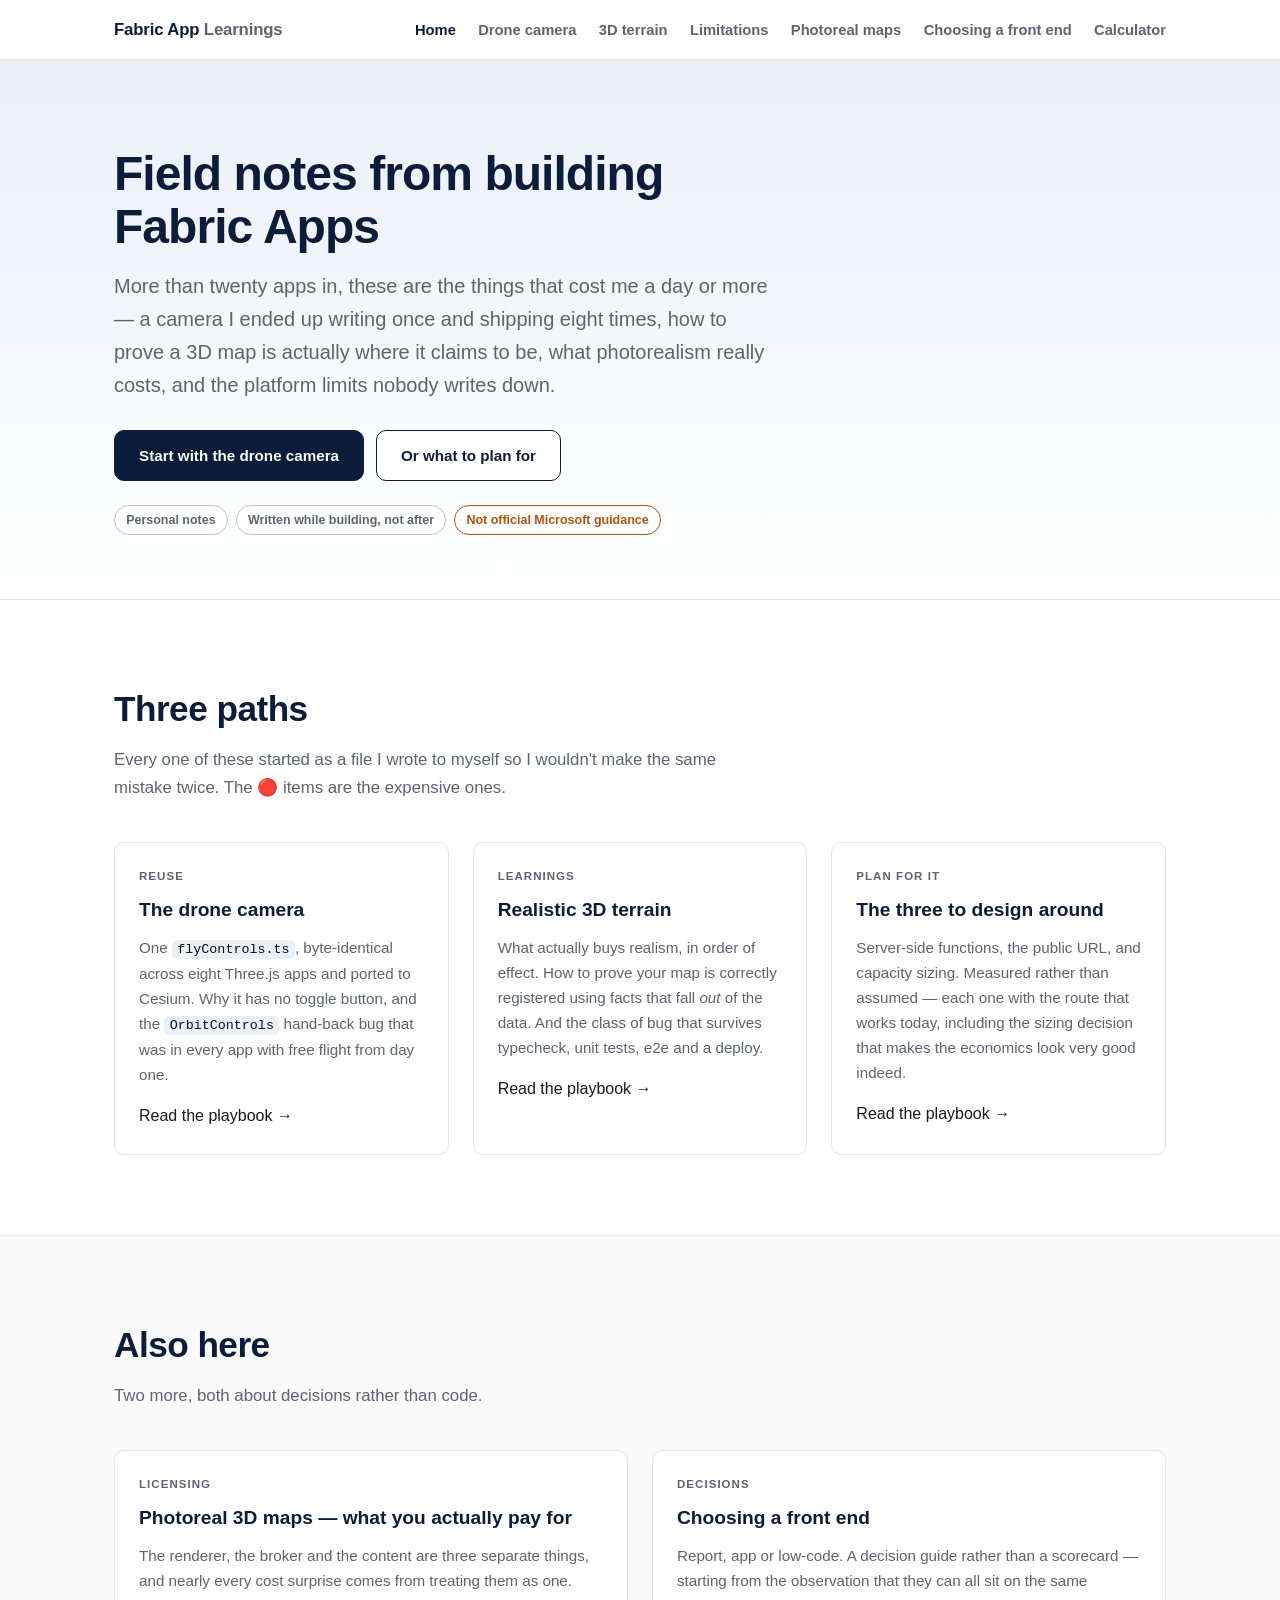
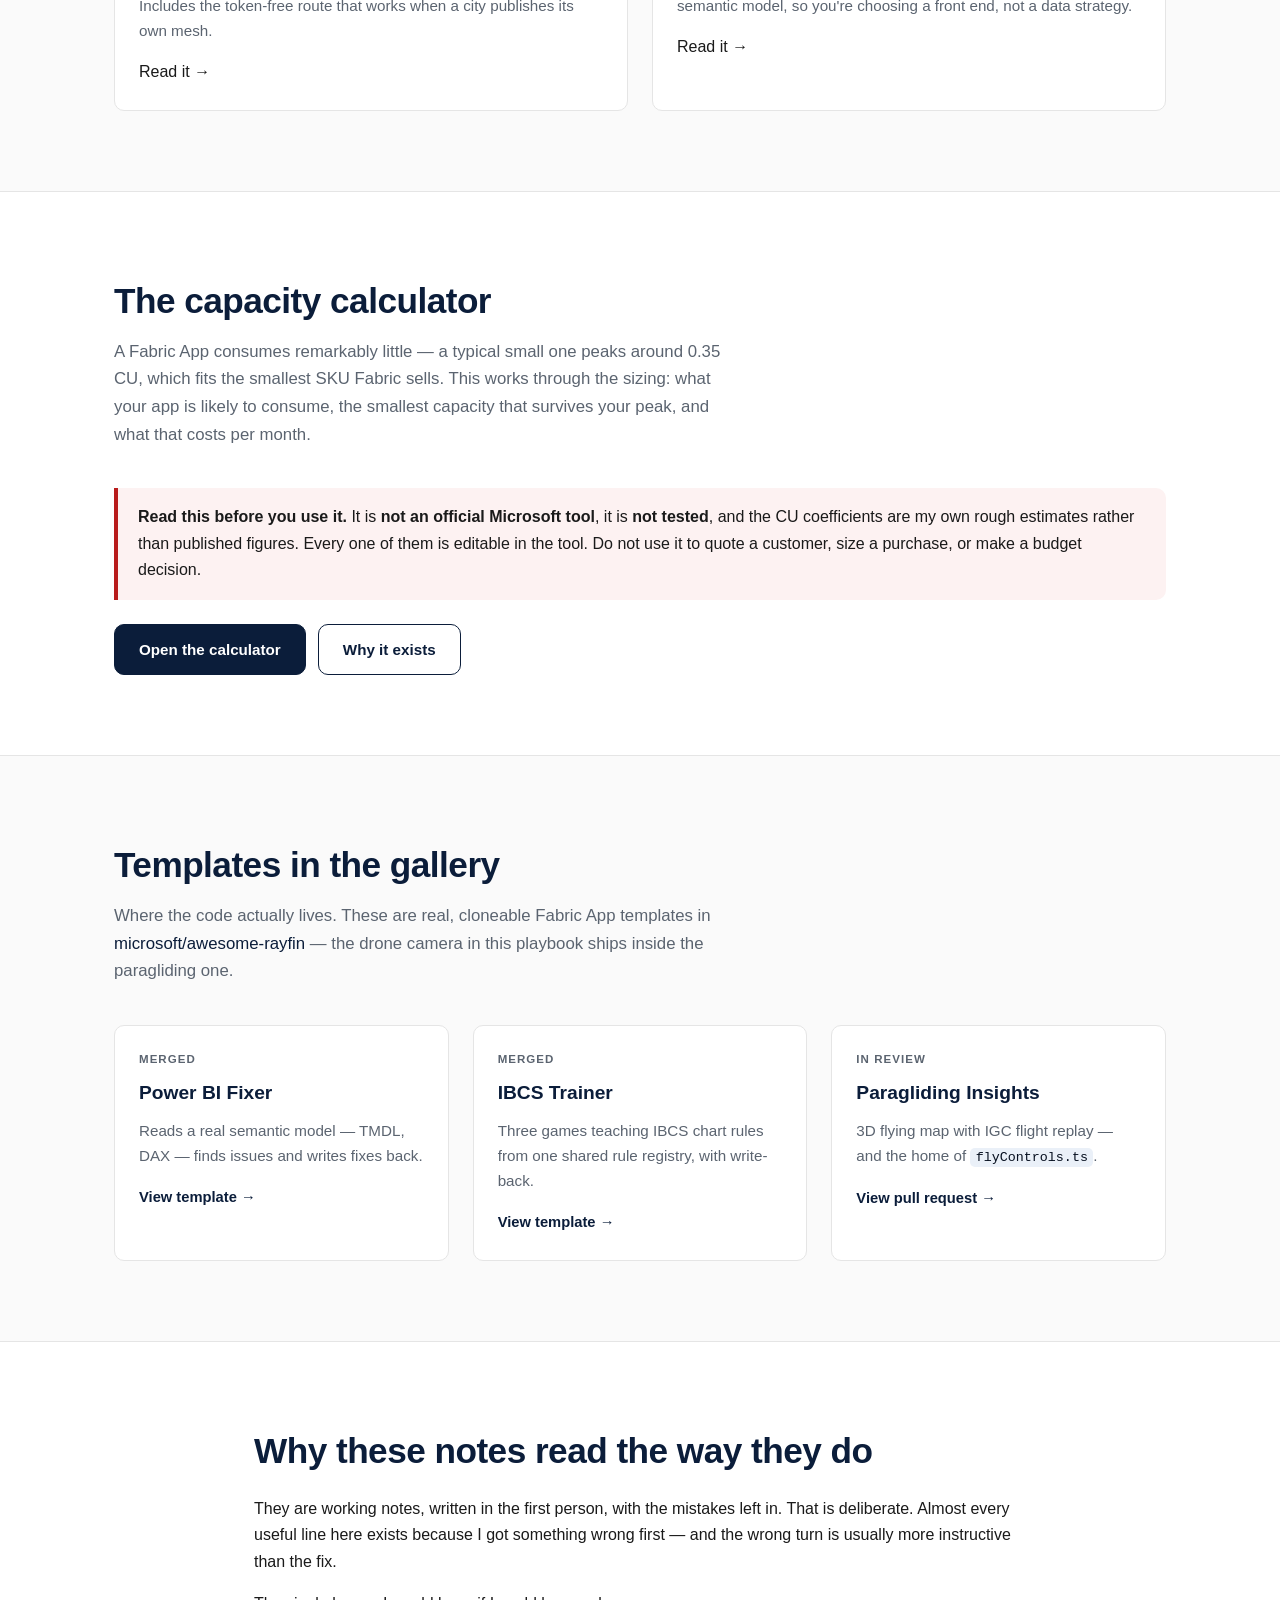
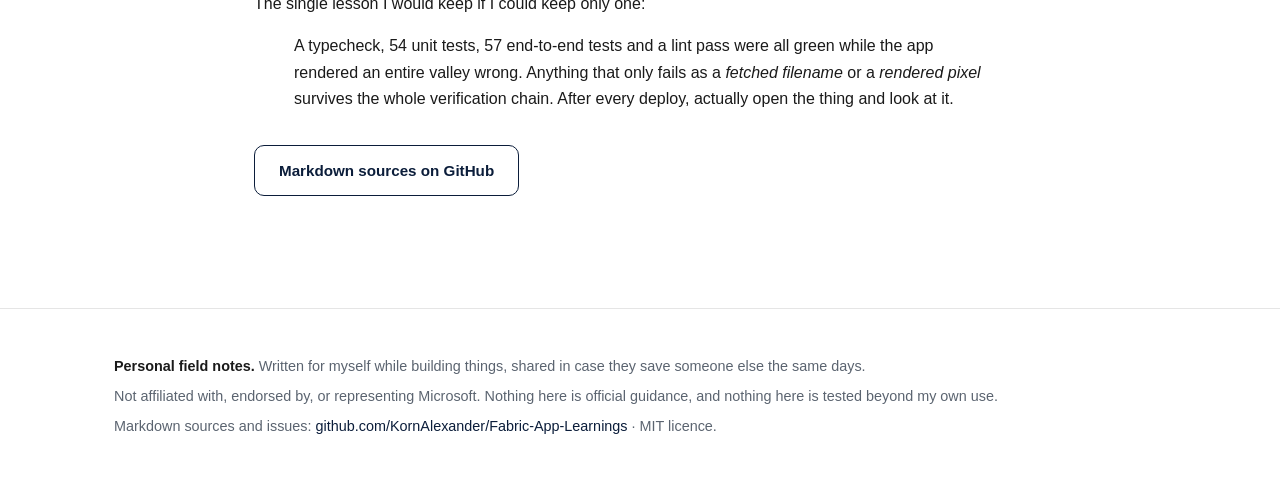
<file: docs/index.html>
<!doctype html>
<html lang="en">
<head>
<meta charset="utf-8" />
<meta name="viewport" content="width=device-width, initial-scale=1" />
<title>Fabric App Learnings — field notes from building 3D digital twins on Microsoft Fabric</title>
<meta name="description" content="Field notes from building ~20 Fabric Apps: a reusable drone camera, realistic 3D terrain in the browser, photoreal map licensing, and the platform limitations nobody documents." />
<link rel="stylesheet" href="assets/css/style.css" />
</head>
<body>

<nav class="top">
  <div class="wrap">
    <a class="logo" href="index.html">Fabric App <span>Learnings</span></a>
    <div class="links">
        <a href="index.html" class="active">Home</a>
        <a href="drone-camera.html">Drone camera</a>
        <a href="3d-terrain.html">3D terrain</a>
        <a href="limitations.html">Limitations</a>
        <a href="photoreal-maps.html">Photoreal maps</a>
        <a href="choosing.html">Choosing a front end</a>
        <a href="calculator/index.html">Calculator</a>
    </div>
  </div>
</nav>

<header class="hero">
  <div class="wrap">
    <h1>Field notes from building<br />Fabric Apps</h1>
    <p class="sub">
      More than twenty apps in, these are the things that cost me a day or more — a camera I ended up
      writing once and shipping eight times, how to prove a 3D map is actually where it claims to be,
      what photorealism really costs, and the platform limits nobody writes down.
    </p>
    <div class="btn-row">
      <a class="btn btn-primary" href="drone-camera.html">Start with the drone camera</a>
      <a class="btn btn-outline" href="limitations.html">Or what to plan for</a>
    </div>
    <div class="badges">
      <span class="badge">Personal notes</span>
      <span class="badge">Written while building, not after</span>
      <span class="badge warn">Not official Microsoft guidance</span>
    </div>
  </div>
</header>

<section>
  <div class="wrap">
    <h2>Three paths</h2>
    <p class="lead">
      Every one of these started as a file I wrote to myself so I wouldn't make the same mistake
      twice. The 🔴 items are the expensive ones.
    </p>

    <div class="grid c3">
      <a class="card card-link" href="drone-camera.html">
        <div class="kicker">Reuse</div>
        <h3>The drone camera</h3>
        <p>
          One <code>flyControls.ts</code>, byte-identical across eight Three.js apps and ported to
          Cesium. Why it has no toggle button, and the <code>OrbitControls</code> hand-back bug that
          was in every app with free flight from day one.
        </p>
        <span class="more">Read the playbook →</span>
      </a>

      <a class="card card-link" href="3d-terrain.html">
        <div class="kicker">Learnings</div>
        <h3>Realistic 3D terrain</h3>
        <p>
          What actually buys realism, in order of effect. How to prove your map is correctly
          registered using facts that fall <em>out</em> of the data. And the class of bug that
          survives typecheck, unit tests, e2e and a deploy.
        </p>
        <span class="more">Read the playbook →</span>
      </a>

      <a class="card card-link" href="limitations.html">
        <div class="kicker">Plan for it</div>
        <h3>The three to design around</h3>
        <p>
          Server-side functions, the public URL, and capacity sizing. Measured rather than assumed —
          each one with the route that works today, including the sizing decision that makes the
          economics look very good indeed.
        </p>
        <span class="more">Read the playbook →</span>
      </a>
    </div>
  </div>
</section>

<section class="alt">
  <div class="wrap">
    <h2>Also here</h2>
    <p class="lead">Two more, both about decisions rather than code.</p>

    <div class="grid c2">
      <a class="card card-link" href="photoreal-maps.html">
        <div class="kicker">Licensing</div>
        <h3>Photoreal 3D maps — what you actually pay for</h3>
        <p>
          The renderer, the broker and the content are three separate things, and nearly every cost
          surprise comes from treating them as one. Includes the token-free route that works when a
          city publishes its own mesh.
        </p>
        <span class="more">Read it →</span>
      </a>

      <a class="card card-link" href="choosing.html">
        <div class="kicker">Decisions</div>
        <h3>Choosing a front end</h3>
        <p>
          Report, app or low-code. A decision guide rather than a scorecard — starting from the
          observation that they can all sit on the same semantic model, so you're choosing a front
          end, not a data strategy.
        </p>
        <span class="more">Read it →</span>
      </a>
    </div>
  </div>
</section>

<section>
  <div class="wrap">
    <h2>The capacity calculator</h2>
    <p class="lead">
      A Fabric App consumes remarkably little — a typical small one peaks around 0.35 CU, which fits
      the smallest SKU Fabric sells. This works through the sizing: what your app is likely to
      consume, the smallest capacity that survives your peak, and what that costs per month.
    </p>

    <div class="callout danger">
      <p><strong>Read this before you use it.</strong> It is <strong>not an official Microsoft
      tool</strong>, it is <strong>not tested</strong>, and the CU coefficients are my own rough
      estimates rather than published figures. Every one of them is editable in the tool. Do not use
      it to quote a customer, size a purchase, or make a budget decision.</p>
    </div>

    <div class="btn-row">
      <a class="btn btn-primary" href="calculator/index.html">Open the calculator</a>
      <a class="btn btn-outline" href="limitations.html#3-capacity-sizing-worth-doing-once-properly">Why it exists</a>
    </div>
  </div>
</section>

<section class="alt">
  <div class="wrap">
    <h2>Templates in the gallery</h2>
    <p class="lead">
      Where the code actually lives. These are real, cloneable Fabric App templates in
      <a href="https://github.com/microsoft/awesome-rayfin">microsoft/awesome-rayfin</a> — the drone
      camera in this playbook ships inside the paragliding one.
    </p>

    <div class="grid c3">
      <div class="card">
        <div class="kicker">Merged</div>
        <h3>Power BI Fixer</h3>
        <p>Reads a real semantic model — TMDL, DAX — finds issues and writes fixes back.</p>
        <a class="more" href="https://github.com/microsoft/awesome-rayfin/tree/main/templates/pbi-fixer">View template →</a>
      </div>
      <div class="card">
        <div class="kicker">Merged</div>
        <h3>IBCS Trainer</h3>
        <p>Three games teaching IBCS chart rules from one shared rule registry, with write-back.</p>
        <a class="more" href="https://github.com/microsoft/awesome-rayfin/tree/main/templates/ibcs-trainer">View template →</a>
      </div>
      <div class="card">
        <div class="kicker">In review</div>
        <h3>Paragliding Insights</h3>
        <p>3D flying map with IGC flight replay — and the home of <code>flyControls.ts</code>.</p>
        <a class="more" href="https://github.com/microsoft/awesome-rayfin/pull/92">View pull request →</a>
      </div>
    </div>
  </div>
</section>

<section>
  <div class="wrap reading">
    <h2>Why these notes read the way they do</h2>
    <p>
      They are working notes, written in the first person, with the mistakes left in. That is
      deliberate. Almost every useful line here exists because I got something wrong first — and the
      wrong turn is usually more instructive than the fix.
    </p>
    <p>
      The single lesson I would keep if I could keep only one:
    </p>
    <blockquote>
      <p>
        A typecheck, 54 unit tests, 57 end-to-end tests and a lint pass were all green while the app
        rendered an entire valley wrong. Anything that only fails as a <em>fetched filename</em> or a
        <em>rendered pixel</em> survives the whole verification chain. After every deploy, actually
        open the thing and look at it.
      </p>
    </blockquote>
    <div class="btn-row" style="margin-top:2rem">
      <a class="btn btn-outline" href="https://github.com/KornAlexander/Fabric-App-Learnings">Markdown sources on GitHub</a>
    </div>
  </div>
</section>

<footer class="site">
  <div class="wrap">
    <p><strong>Personal field notes.</strong> Written for myself while building things, shared in case
       they save someone else the same days.</p>
    <p>Not affiliated with, endorsed by, or representing Microsoft. Nothing here is official guidance,
       and nothing here is tested beyond my own use.</p>
    <p>Markdown sources and issues:
       <a href="https://github.com/KornAlexander/Fabric-App-Learnings">github.com/KornAlexander/Fabric-App-Learnings</a>
       · MIT licence.</p>
  </div>
</footer>

</body>
</html>
</file>
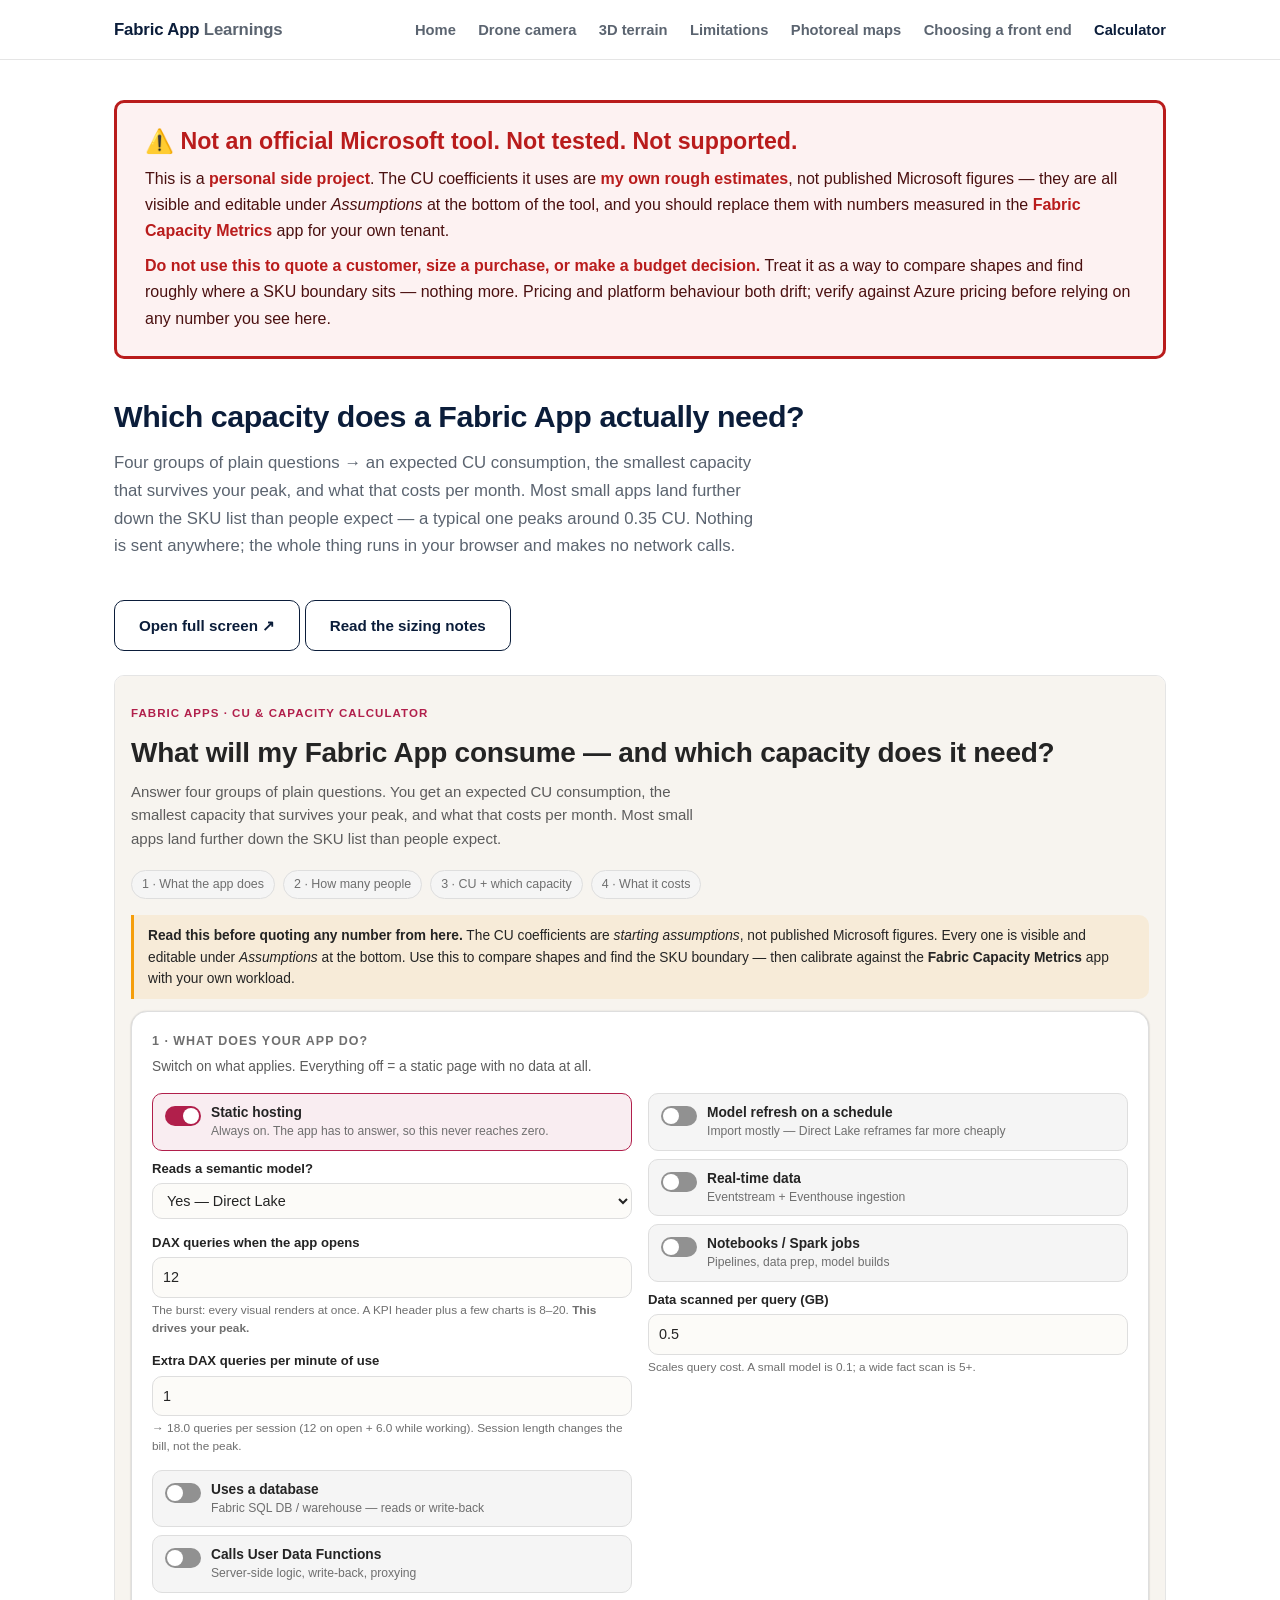
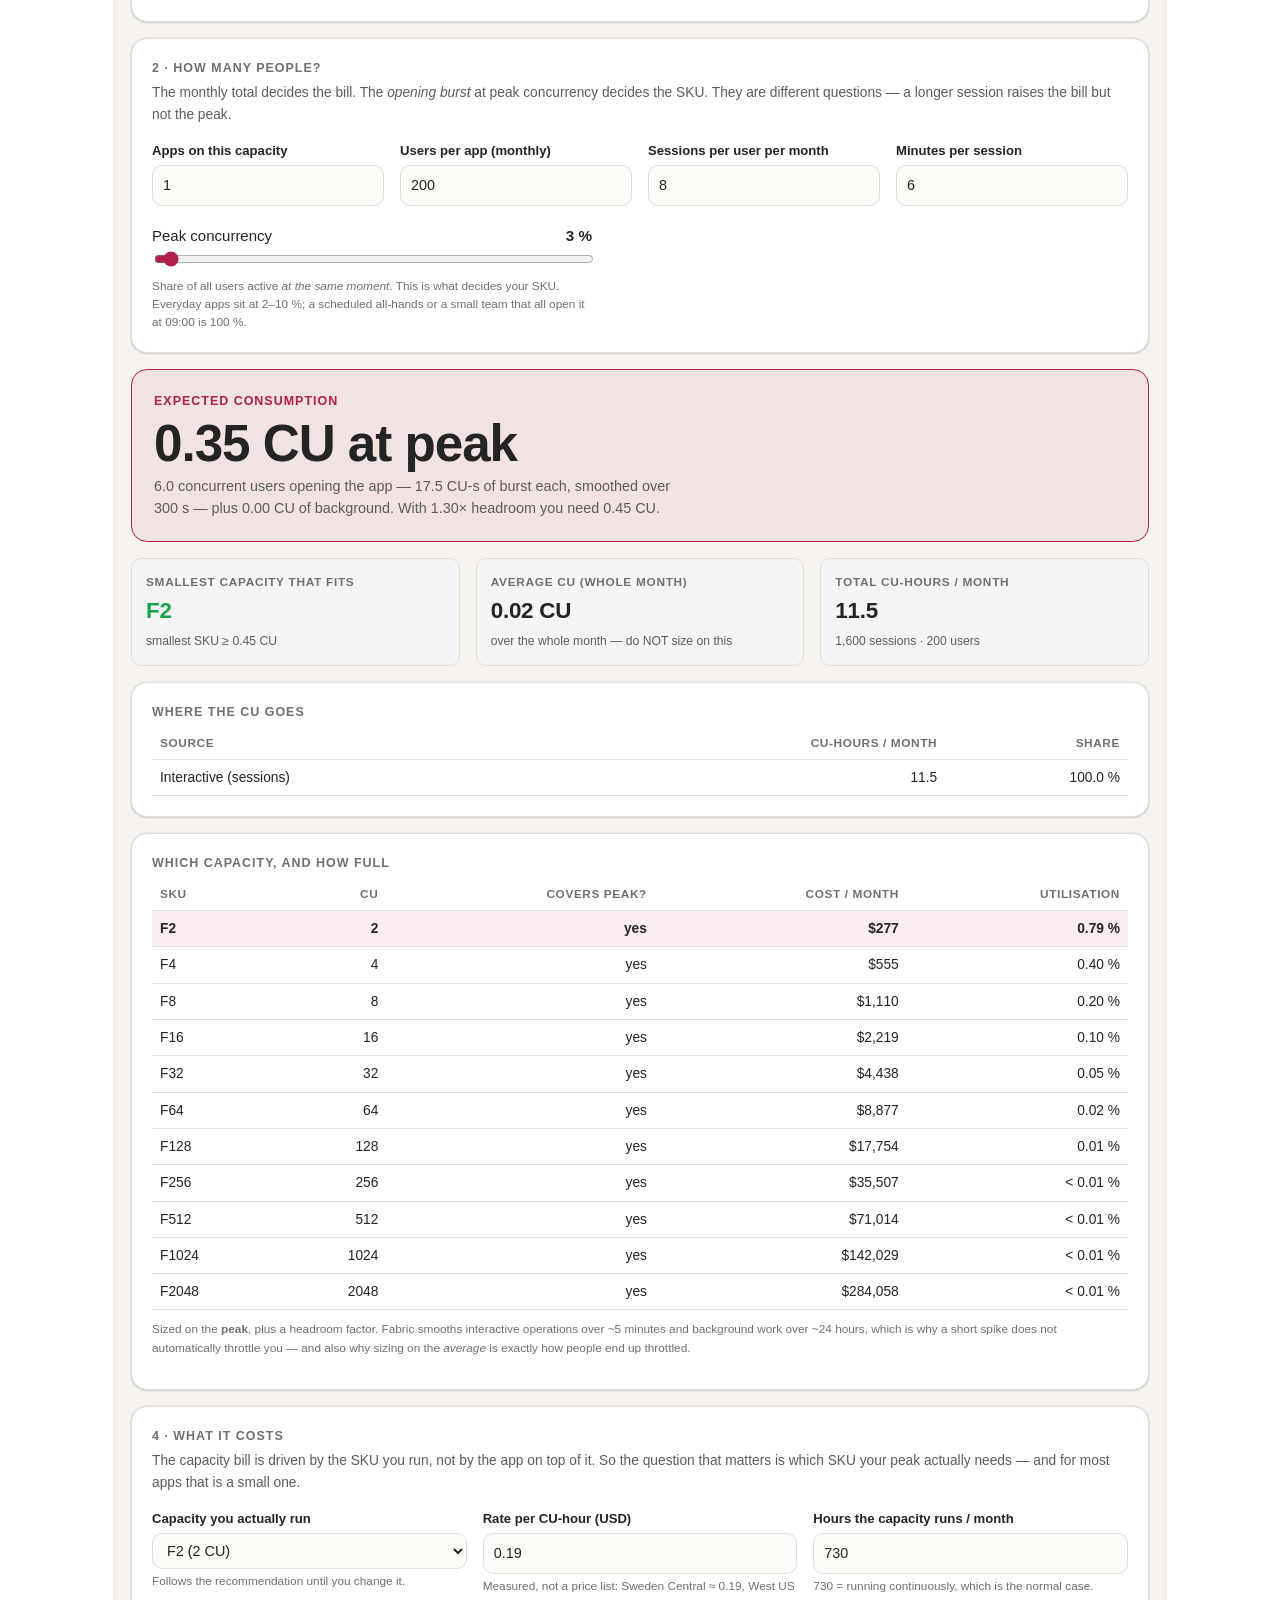
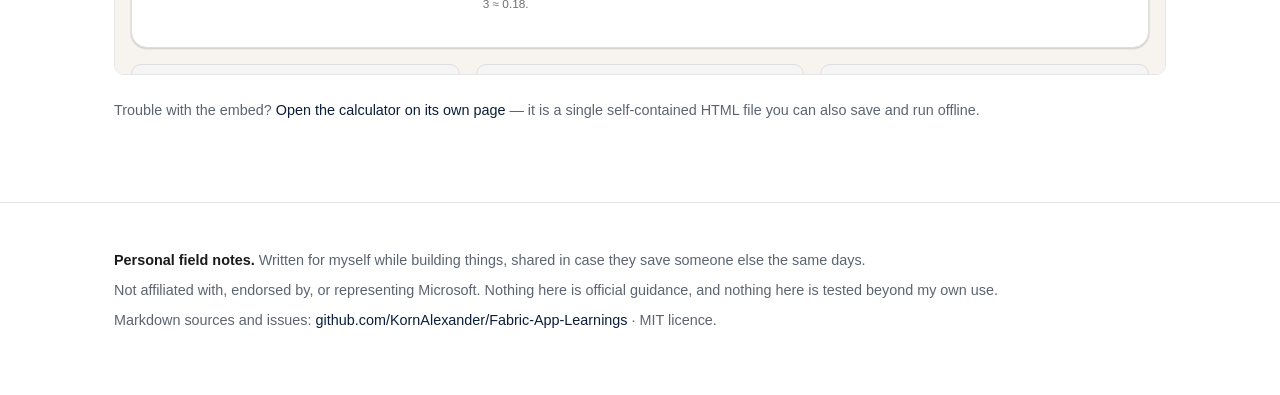
<file: docs/calculator/index.html>
<!doctype html>
<html lang="en">
<head>
<meta charset="utf-8" />
<meta name="viewport" content="width=device-width, initial-scale=1" />
<title>Capacity calculator (unofficial, untested) · Fabric App Learnings</title>
<meta name="description" content="An unofficial, untested estimator for what a Fabric App consumes in capacity units and which SKU it fits into." />
<link rel="stylesheet" href="../assets/css/style.css" />
</head>
<body>

<nav class="top">
  <div class="wrap">
    <a class="logo" href="../index.html">Fabric App <span>Learnings</span></a>
    <div class="links">
        <a href="../index.html">Home</a>
        <a href="../drone-camera.html">Drone camera</a>
        <a href="../3d-terrain.html">3D terrain</a>
        <a href="../limitations.html">Limitations</a>
        <a href="../photoreal-maps.html">Photoreal maps</a>
        <a href="../choosing.html">Choosing a front end</a>
        <a href="index.html" class="active">Calculator</a>
    </div>
  </div>
</nav>

<section style="padding-top:2.5rem;padding-bottom:2rem">
  <div class="wrap">

    <div class="disclaimer">
      <p class="headline">⚠️ Not an official Microsoft tool. Not tested. Not supported.</p>
      <p>
        This is a <strong>personal side project</strong>. The CU coefficients it uses are
        <strong>my own rough estimates</strong>, not published Microsoft figures — they are all
        visible and editable under <em>Assumptions</em> at the bottom of the tool, and you should
        replace them with numbers measured in the <strong>Fabric Capacity Metrics</strong> app for
        your own tenant.
      </p>
      <p>
        <strong>Do not use this to quote a customer, size a purchase, or make a budget decision.</strong>
        Treat it as a way to compare shapes and find roughly where a SKU boundary sits — nothing more.
        Pricing and platform behaviour both drift; verify against Azure pricing before relying on any
        number you see here.
      </p>
    </div>

    <h2 style="font-size:1.9rem;font-weight:800;color:var(--accent);margin:0 0 .5rem">
      Which capacity does a Fabric App actually need?</h2>
    <p class="lead" style="max-width:70ch">
      Four groups of plain questions → an expected CU consumption, the smallest capacity that survives
      your peak, and what that costs per month. Most small apps land further down the SKU list than
      people expect — a typical one peaks around 0.35 CU. Nothing is sent anywhere; the whole thing
      runs in your browser and makes no network calls.
    </p>

    <p style="margin:0 0 1.5rem">
      <a class="btn btn-outline" href="tool.html" target="_blank" rel="noopener">Open full screen ↗</a>
      <a class="btn btn-outline" href="../limitations.html#3-capacity-sizing-worth-doing-once-properly">Read the sizing notes</a>
    </p>

    <iframe class="calc-frame" src="tool.html" title="Fabric App CU and capacity calculator"
            loading="lazy"></iframe>

    <p style="color:var(--text-muted);font-size:.9rem;margin-top:1rem">
      Trouble with the embed? <a href="tool.html">Open the calculator on its own page</a> — it is a
      single self-contained HTML file you can also save and run offline.
    </p>
  </div>
</section>

<footer class="site">
  <div class="wrap">
    <p><strong>Personal field notes.</strong> Written for myself while building things, shared in case
       they save someone else the same days.</p>
    <p>Not affiliated with, endorsed by, or representing Microsoft. Nothing here is official guidance,
       and nothing here is tested beyond my own use.</p>
    <p>Markdown sources and issues:
       <a href="https://github.com/KornAlexander/Fabric-App-Learnings">github.com/KornAlexander/Fabric-App-Learnings</a>
       · MIT licence.</p>
  </div>
</footer>

</body>
</html>
</file>
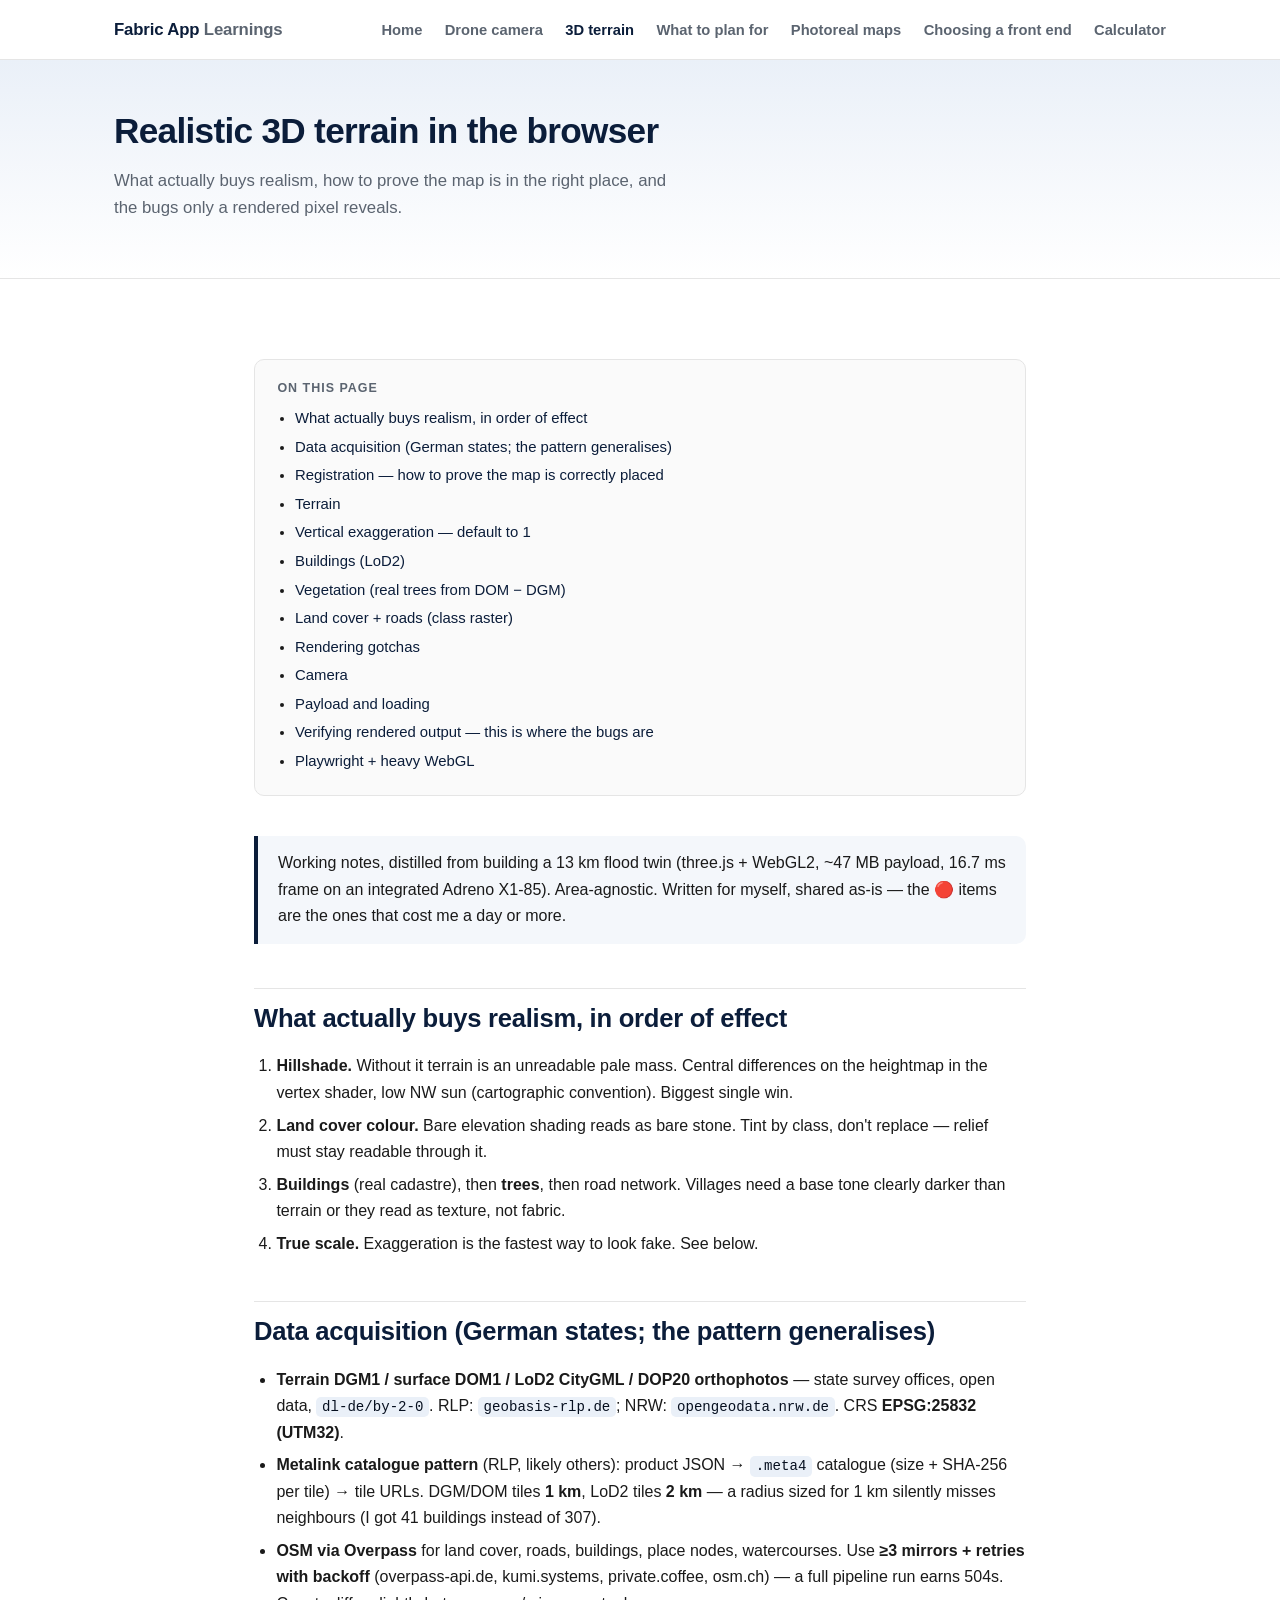
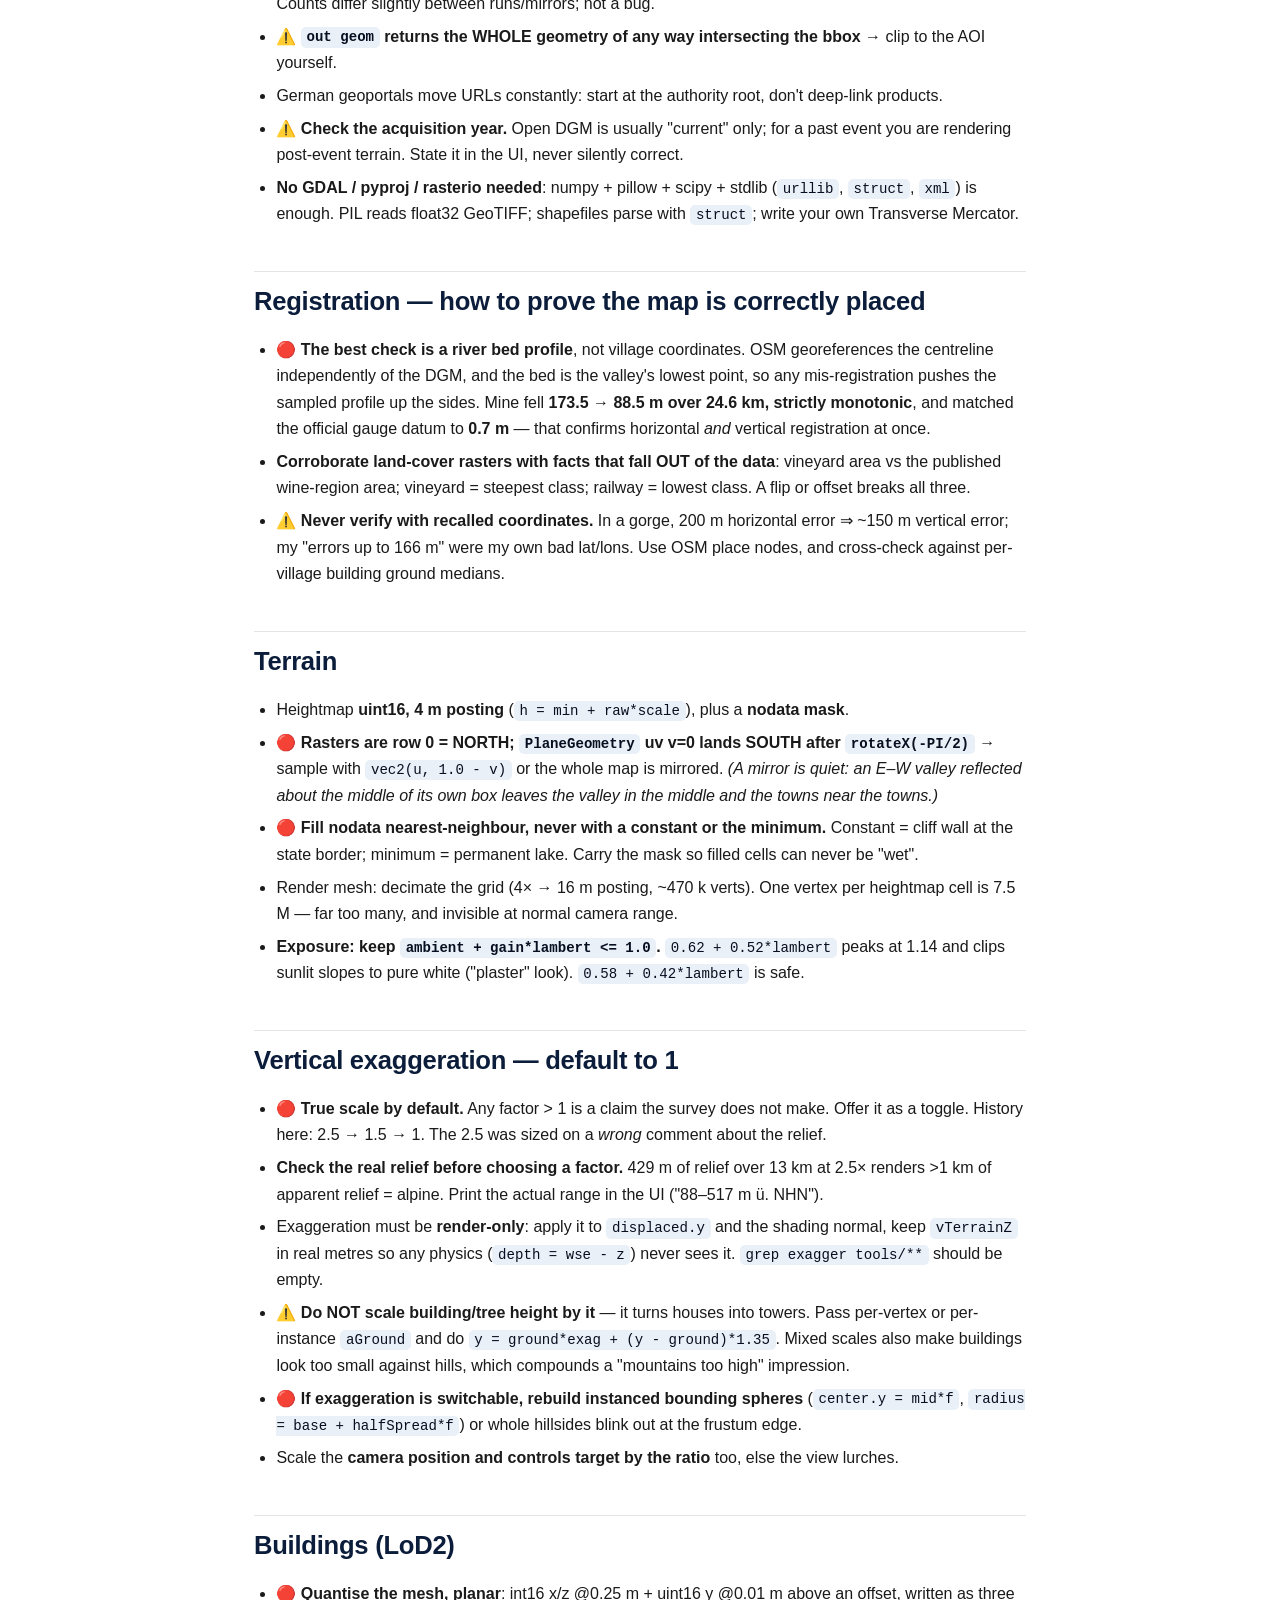
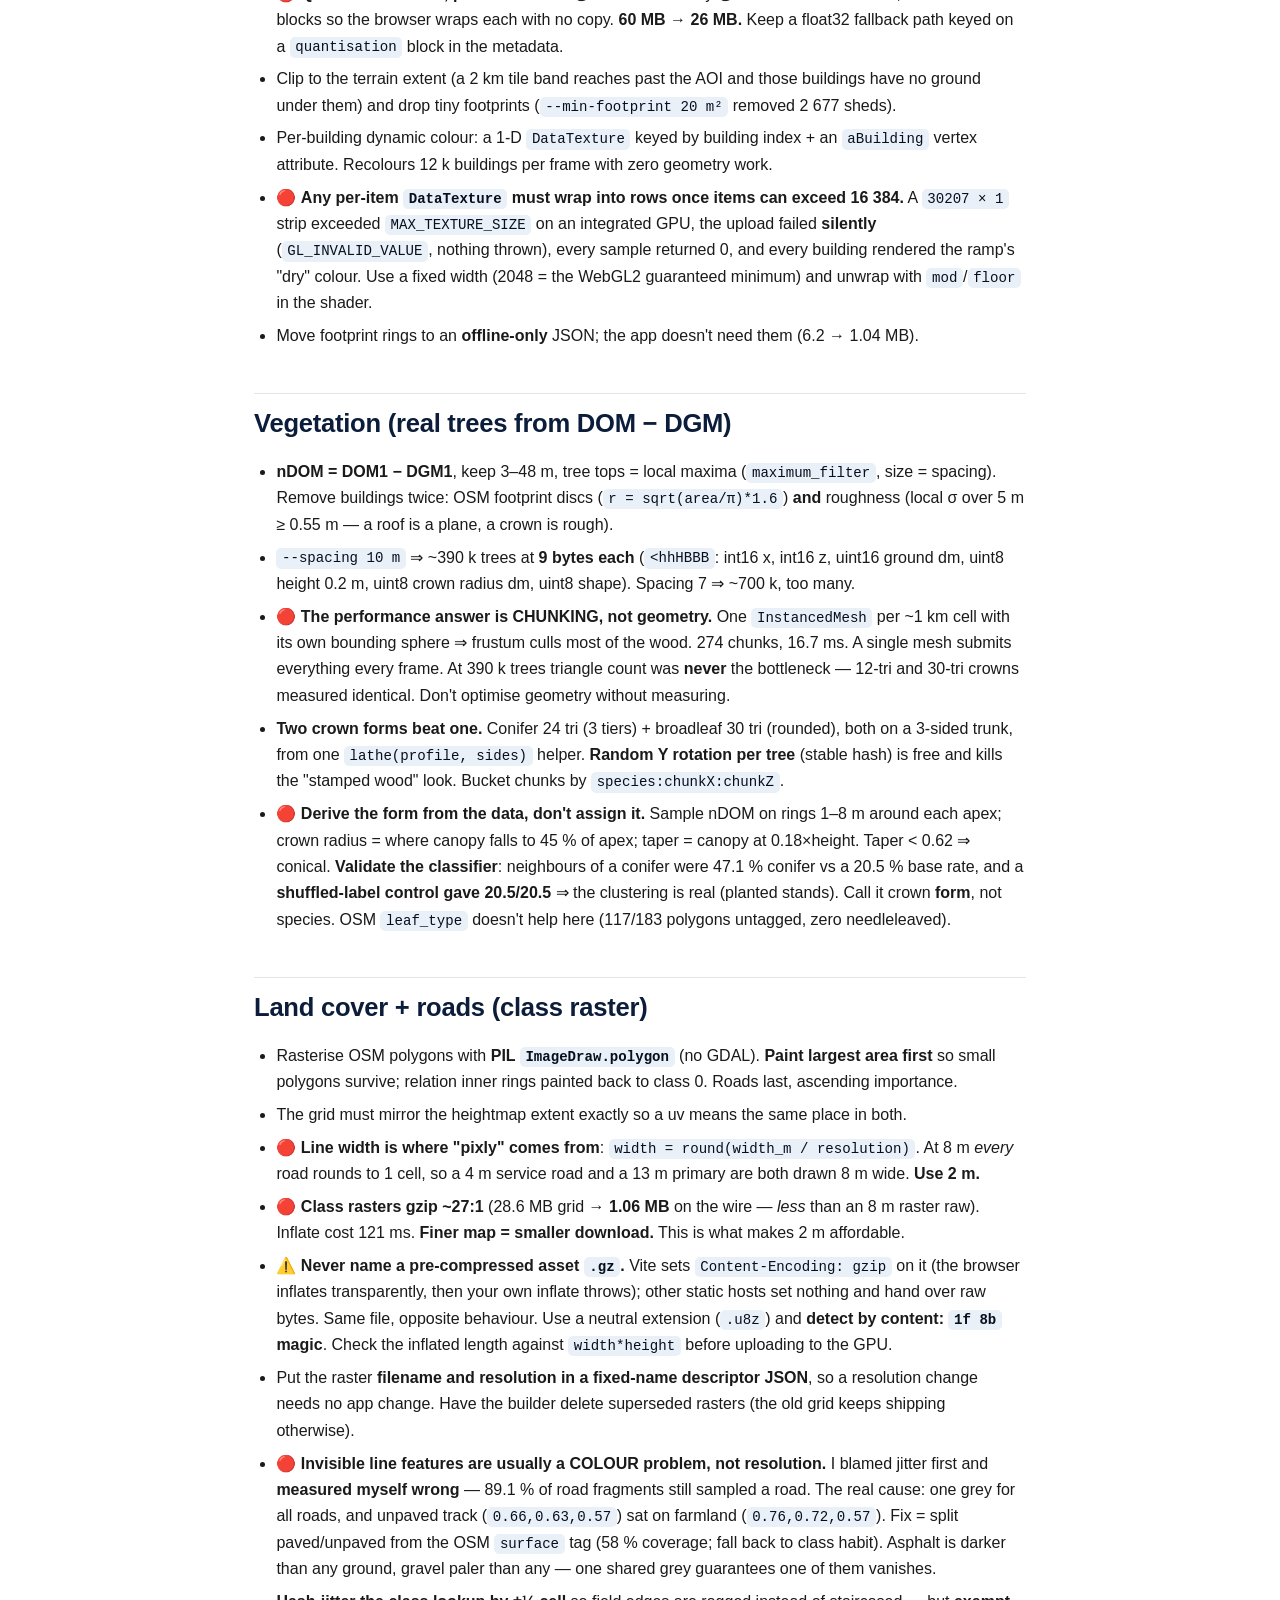
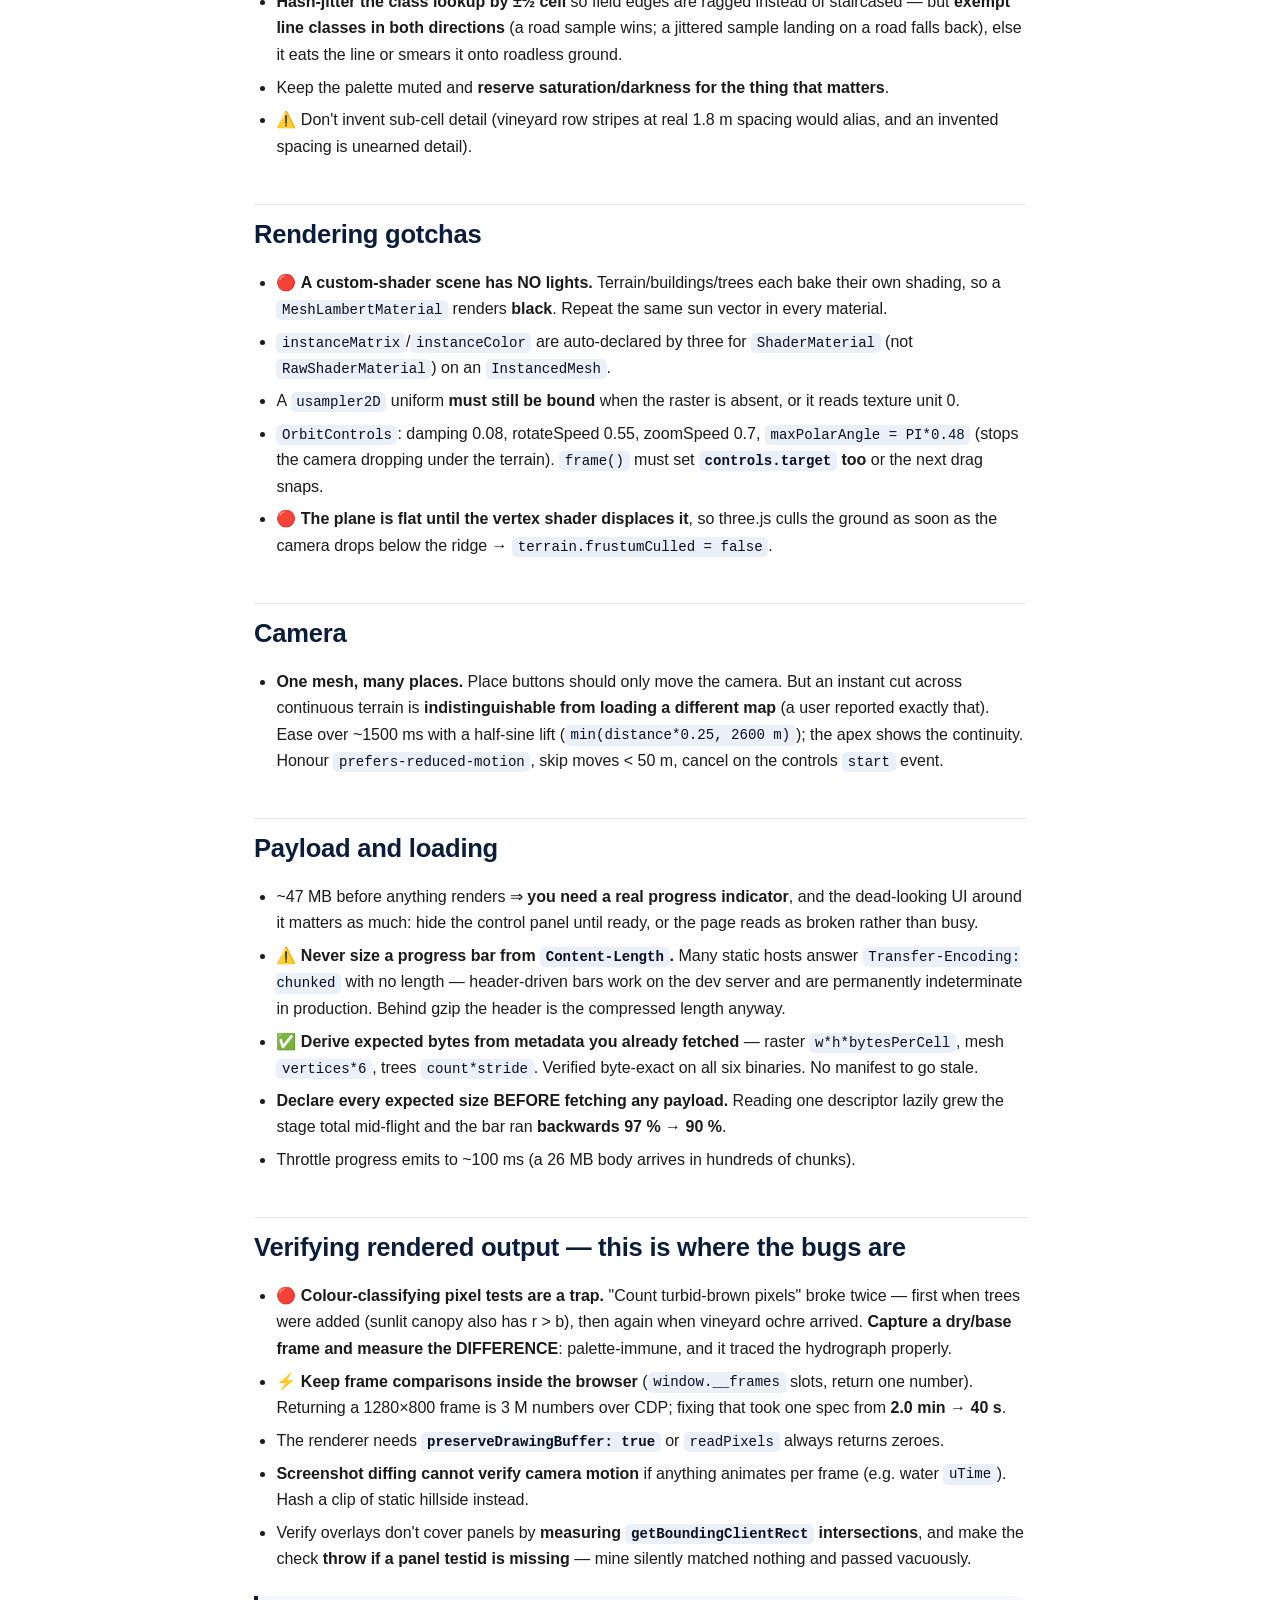
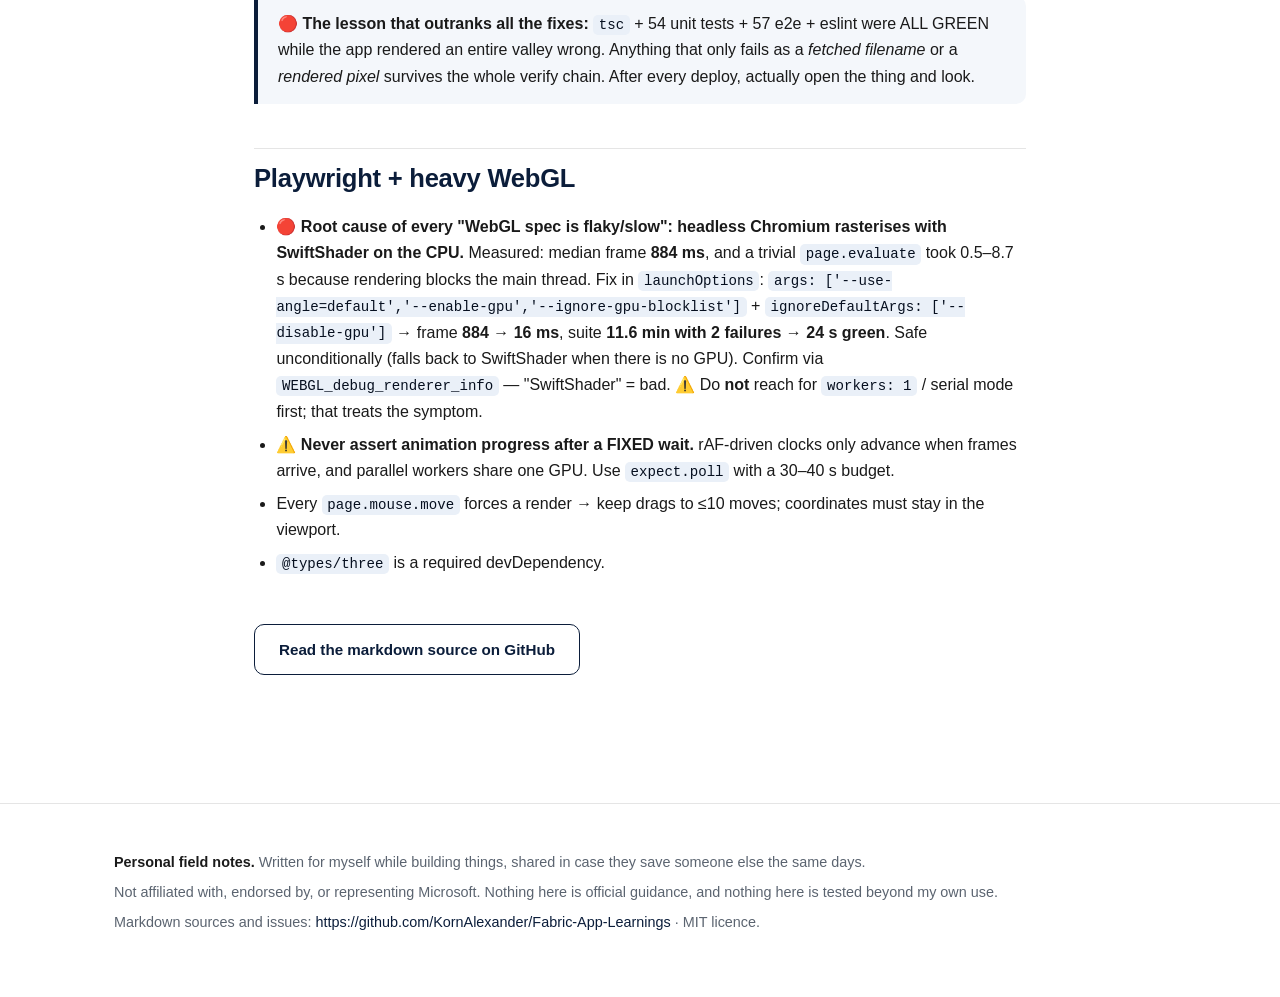
<file: docs/3d-terrain.html>
<!doctype html>
<html lang="en">
<head>
<meta charset="utf-8" />
<meta name="viewport" content="width=device-width, initial-scale=1" />
<title>Realistic 3D terrain in the browser · Fabric App Learnings</title>
<meta name="description" content="What actually buys realism, how to prove the map is in the right place, and the bugs only a rendered pixel reveals." />
<link rel="stylesheet" href="assets/css/style.css" />
</head>
<body>

<nav class="top">
  <div class="wrap">
    <a class="logo" href="index.html">Fabric App <span>Learnings</span></a>
    <div class="links">
        <a href="index.html">Home</a>
        <a href="drone-camera.html">Drone camera</a>
        <a href="3d-terrain.html" class="active">3D terrain</a>
        <a href="limitations.html">What to plan for</a>
        <a href="photoreal-maps.html">Photoreal maps</a>
        <a href="choosing.html">Choosing a front end</a>
        <a href="calculator/index.html">Calculator</a>
    </div>
  </div>
</nav>

<header class="hero compact">
  <div class="wrap">
    <h1>Realistic 3D terrain in the browser</h1>
    <p class="sub">What actually buys realism, how to prove the map is in the right place, and the bugs only a rendered pixel reveals.</p>
    
  </div>
</header>

<section>
  <div class="wrap reading">
    <div class="toc"><strong>On this page</strong>
    <ul>
      <li><a href="#what-actually-buys-realism-in-order-of-effect">What actually buys realism, in order of effect</a></li>
      <li><a href="#data-acquisition-german-states-the-pattern-generalises">Data acquisition (German states; the pattern generalises)</a></li>
      <li><a href="#registration-how-to-prove-the-map-is-correctly-placed">Registration — how to prove the map is correctly placed</a></li>
      <li><a href="#terrain">Terrain</a></li>
      <li><a href="#vertical-exaggeration-default-to-1">Vertical exaggeration — default to 1</a></li>
      <li><a href="#buildings-lod2">Buildings (LoD2)</a></li>
      <li><a href="#vegetation-real-trees-from-dom-dgm">Vegetation (real trees from DOM − DGM)</a></li>
      <li><a href="#land-cover-roads-class-raster">Land cover + roads (class raster)</a></li>
      <li><a href="#rendering-gotchas">Rendering gotchas</a></li>
      <li><a href="#camera">Camera</a></li>
      <li><a href="#payload-and-loading">Payload and loading</a></li>
      <li><a href="#verifying-rendered-output-this-is-where-the-bugs-are">Verifying rendered output — this is where the bugs are</a></li>
      <li><a href="#playwright-heavy-webgl">Playwright + heavy WebGL</a></li>
    </ul>
  </div>
    <article>
<blockquote>
<p>Working notes, distilled from building a 13 km flood twin (three.js + WebGL2, ~47 MB payload,
16.7 ms frame on an integrated Adreno X1-85). Area-agnostic. Written for myself, shared as-is —
the 🔴 items are the ones that cost me a day or more.</p>
</blockquote>
<h2 id="what-actually-buys-realism-in-order-of-effect">What actually buys realism, in order of effect</h2>
<ol>
<li><strong>Hillshade.</strong> Without it terrain is an unreadable pale mass. Central differences on the heightmap
   in the vertex shader, low NW sun (cartographic convention). Biggest single win.</li>
<li><strong>Land cover colour.</strong> Bare elevation shading reads as bare stone. Tint by class, don't replace —
   relief must stay readable through it.</li>
<li><strong>Buildings</strong> (real cadastre), then <strong>trees</strong>, then road network. Villages need a base tone clearly
   darker than terrain or they read as texture, not fabric.</li>
<li><strong>True scale.</strong> Exaggeration is the fastest way to look fake. See below.</li>
</ol>
<h2 id="data-acquisition-german-states-the-pattern-generalises">Data acquisition (German states; the pattern generalises)</h2>
<ul>
<li><strong>Terrain DGM1 / surface DOM1 / LoD2 CityGML / DOP20 orthophotos</strong> — state survey offices, open data,
  <code>dl-de/by-2-0</code>. RLP: <code>geobasis-rlp.de</code>; NRW: <code>opengeodata.nrw.de</code>. CRS <strong>EPSG:25832 (UTM32)</strong>.</li>
<li><strong>Metalink catalogue pattern</strong> (RLP, likely others): product JSON → <code>.meta4</code> catalogue (size + SHA-256
  per tile) → tile URLs. DGM/DOM tiles <strong>1 km</strong>, LoD2 tiles <strong>2 km</strong> — a radius sized for 1 km silently
  misses neighbours (I got 41 buildings instead of 307).</li>
<li><strong>OSM via Overpass</strong> for land cover, roads, buildings, place nodes, watercourses. Use <strong>≥3 mirrors +
  retries with backoff</strong> (overpass-api.de, kumi.systems, private.coffee, osm.ch) — a full pipeline run
  earns 504s. Counts differ slightly between runs/mirrors; not a bug.</li>
<li>⚠️ <strong><code>out geom</code> returns the WHOLE geometry of any way intersecting the bbox</strong> → clip to the AOI yourself.</li>
<li>German geoportals move URLs constantly: start at the authority root, don't deep-link products.</li>
<li>⚠️ <strong>Check the acquisition year.</strong> Open DGM is usually "current" only; for a past event you are
  rendering post-event terrain. State it in the UI, never silently correct.</li>
<li><strong>No GDAL / pyproj / rasterio needed</strong>: numpy + pillow + scipy + stdlib (<code>urllib</code>, <code>struct</code>, <code>xml</code>) is
  enough. PIL reads float32 GeoTIFF; shapefiles parse with <code>struct</code>; write your own Transverse Mercator.</li>
</ul>
<h2 id="registration-how-to-prove-the-map-is-correctly-placed">Registration — how to prove the map is correctly placed</h2>
<ul>
<li>🔴 <strong>The best check is a river bed profile</strong>, not village coordinates. OSM georeferences the centreline
  independently of the DGM, and the bed is the valley's lowest point, so any mis-registration pushes the
  sampled profile up the sides. Mine fell <strong>173.5 → 88.5 m over 24.6 km, strictly monotonic</strong>, and matched
  the official gauge datum to <strong>0.7 m</strong> — that confirms horizontal <em>and</em> vertical registration at once.</li>
<li><strong>Corroborate land-cover rasters with facts that fall OUT of the data</strong>: vineyard area vs the published
  wine-region area; vineyard = steepest class; railway = lowest class. A flip or offset breaks all three.</li>
<li>⚠️ <strong>Never verify with recalled coordinates.</strong> In a gorge, 200 m horizontal error ⇒ ~150 m vertical
  error; my "errors up to 166 m" were my own bad lat/lons. Use OSM place nodes, and cross-check against
  per-village building ground medians.</li>
</ul>
<h2 id="terrain">Terrain</h2>
<ul>
<li>Heightmap <strong>uint16, 4 m posting</strong> (<code>h = min + raw*scale</code>), plus a <strong>nodata mask</strong>.</li>
<li>🔴 <strong>Rasters are row 0 = NORTH; <code>PlaneGeometry</code> uv v=0 lands SOUTH after <code>rotateX(-PI/2)</code></strong> → sample
  with <code>vec2(u, 1.0 - v)</code> or the whole map is mirrored. <em>(A mirror is quiet: an E–W valley reflected about
  the middle of its own box leaves the valley in the middle and the towns near the towns.)</em></li>
<li>🔴 <strong>Fill nodata nearest-neighbour, never with a constant or the minimum.</strong> Constant = cliff wall at the
  state border; minimum = permanent lake. Carry the mask so filled cells can never be "wet".</li>
<li>Render mesh: decimate the grid (4× → 16 m posting, ~470 k verts). One vertex per heightmap cell
  is 7.5 M — far too many, and invisible at normal camera range.</li>
<li><strong>Exposure: keep <code>ambient + gain*lambert &lt;= 1.0</code>.</strong> <code>0.62 + 0.52*lambert</code> peaks at 1.14 and clips
  sunlit slopes to pure white ("plaster" look). <code>0.58 + 0.42*lambert</code> is safe.</li>
</ul>
<h2 id="vertical-exaggeration-default-to-1">Vertical exaggeration — default to 1</h2>
<ul>
<li>🔴 <strong>True scale by default.</strong> Any factor &gt; 1 is a claim the survey does not make. Offer it as a toggle.
  History here: 2.5 → 1.5 → 1. The 2.5 was sized on a <em>wrong</em> comment about the relief.</li>
<li><strong>Check the real relief before choosing a factor.</strong> 429 m of relief over 13 km at 2.5× renders &gt;1 km of
  apparent relief = alpine. Print the actual range in the UI ("88–517 m ü. NHN").</li>
<li>Exaggeration must be <strong>render-only</strong>: apply it to <code>displaced.y</code> and the shading normal, keep <code>vTerrainZ</code>
  in real metres so any physics (<code>depth = wse - z</code>) never sees it. <code>grep exagger tools/**</code> should be empty.</li>
<li>⚠️ <strong>Do NOT scale building/tree height by it</strong> — it turns houses into towers. Pass per-vertex or
  per-instance <code>aGround</code> and do <code>y = ground*exag + (y - ground)*1.35</code>. Mixed scales also make buildings
  look too small against hills, which compounds a "mountains too high" impression.</li>
<li>🔴 <strong>If exaggeration is switchable, rebuild instanced bounding spheres</strong> (<code>center.y = mid*f</code>,
  <code>radius = base + halfSpread*f</code>) or whole hillsides blink out at the frustum edge.</li>
<li>Scale the <strong>camera position and controls target by the ratio</strong> too, else the view lurches.</li>
</ul>
<h2 id="buildings-lod2">Buildings (LoD2)</h2>
<ul>
<li>🔴 <strong>Quantise the mesh, planar</strong>: int16 x/z @0.25 m + uint16 y @0.01 m above an offset, written as three
  blocks so the browser wraps each with no copy. <strong>60 MB → 26 MB.</strong> Keep a float32 fallback path keyed on
  a <code>quantisation</code> block in the metadata.</li>
<li>Clip to the terrain extent (a 2 km tile band reaches past the AOI and those buildings have no ground
  under them) and drop tiny footprints (<code>--min-footprint 20 m²</code> removed 2 677 sheds).</li>
<li>Per-building dynamic colour: a 1-D <code>DataTexture</code> keyed by building index + an <code>aBuilding</code> vertex
  attribute. Recolours 12 k buildings per frame with zero geometry work.</li>
<li>🔴 <strong>Any per-item <code>DataTexture</code> must wrap into rows once items can exceed 16 384.</strong> A <code>30207 × 1</code> strip
  exceeded <code>MAX_TEXTURE_SIZE</code> on an integrated GPU, the upload failed <strong>silently</strong> (<code>GL_INVALID_VALUE</code>,
  nothing thrown), every sample returned 0, and every building rendered the ramp's "dry" colour. Use a
  fixed width (2048 = the WebGL2 guaranteed minimum) and unwrap with <code>mod</code>/<code>floor</code> in the shader.</li>
<li>Move footprint rings to an <strong>offline-only</strong> JSON; the app doesn't need them (6.2 → 1.04 MB).</li>
</ul>
<h2 id="vegetation-real-trees-from-dom-dgm">Vegetation (real trees from DOM − DGM)</h2>
<ul>
<li><strong>nDOM = DOM1 − DGM1</strong>, keep 3–48 m, tree tops = local maxima (<code>maximum_filter</code>, size = spacing).
  Remove buildings twice: OSM footprint discs (<code>r = sqrt(area/π)*1.6</code>) <strong>and</strong> roughness (local σ over 5 m
  ≥ 0.55 m — a roof is a plane, a crown is rough).</li>
<li><code>--spacing 10 m</code> ⇒ ~390 k trees at <strong>9 bytes each</strong> (<code>&lt;hhHBBB</code>: int16 x, int16 z, uint16 ground dm,
  uint8 height 0.2 m, uint8 crown radius dm, uint8 shape). Spacing 7 ⇒ ~700 k, too many.</li>
<li>🔴 <strong>The performance answer is CHUNKING, not geometry.</strong> One <code>InstancedMesh</code> per ~1 km cell with its own
  bounding sphere ⇒ frustum culls most of the wood. 274 chunks, 16.7 ms. A single mesh submits everything
  every frame. At 390 k trees triangle count was <strong>never</strong> the bottleneck — 12-tri and 30-tri crowns
  measured identical. Don't optimise geometry without measuring.</li>
<li><strong>Two crown forms beat one.</strong> Conifer 24 tri (3 tiers) + broadleaf 30 tri (rounded), both on a 3-sided
  trunk, from one <code>lathe(profile, sides)</code> helper. <strong>Random Y rotation per tree</strong> (stable hash) is free and
  kills the "stamped wood" look. Bucket chunks by <code>species:chunkX:chunkZ</code>.</li>
<li>🔴 <strong>Derive the form from the data, don't assign it.</strong> Sample nDOM on rings 1–8 m around each apex;
  crown radius = where canopy falls to 45 % of apex; taper = canopy at 0.18×height. Taper &lt; 0.62 ⇒ conical.
  <strong>Validate the classifier</strong>: neighbours of a conifer were 47.1 % conifer vs a 20.5 % base rate, and a
  <strong>shuffled-label control gave 20.5/20.5</strong> ⇒ the clustering is real (planted stands). Call it crown
  <strong>form</strong>, not species. OSM <code>leaf_type</code> doesn't help here (117/183 polygons untagged, zero needleleaved).</li>
</ul>
<h2 id="land-cover-roads-class-raster">Land cover + roads (class raster)</h2>
<ul>
<li>Rasterise OSM polygons with <strong>PIL <code>ImageDraw.polygon</code></strong> (no GDAL). <strong>Paint largest area first</strong> so small
  polygons survive; relation inner rings painted back to class 0. Roads last, ascending importance.</li>
<li>The grid must mirror the heightmap extent exactly so a uv means the same place in both.</li>
<li>🔴 <strong>Line width is where "pixly" comes from</strong>: <code>width = round(width_m / resolution)</code>. At 8 m <em>every</em> road
  rounds to 1 cell, so a 4 m service road and a 13 m primary are both drawn 8 m wide. <strong>Use 2 m.</strong></li>
<li>🔴 <strong>Class rasters gzip ~27:1</strong> (28.6 MB grid → <strong>1.06 MB</strong> on the wire — <em>less</em> than an 8 m raster raw).
  Inflate cost 121 ms. <strong>Finer map = smaller download.</strong> This is what makes 2 m affordable.</li>
<li>⚠️ <strong>Never name a pre-compressed asset <code>.gz</code>.</strong> Vite sets <code>Content-Encoding: gzip</code> on it (the browser
  inflates transparently, then your own inflate throws); other static hosts set nothing and hand over raw
  bytes. Same file, opposite behaviour. Use a neutral extension (<code>.u8z</code>) and <strong>detect by content: <code>1f 8b</code>
  magic</strong>. Check the inflated length against <code>width*height</code> before uploading to the GPU.</li>
<li>Put the raster <strong>filename and resolution in a fixed-name descriptor JSON</strong>, so a resolution change needs
  no app change. Have the builder delete superseded rasters (the old grid keeps shipping otherwise).</li>
<li>🔴 <strong>Invisible line features are usually a COLOUR problem, not resolution.</strong> I blamed jitter first and
  <strong>measured myself wrong</strong> — 89.1 % of road fragments still sampled a road. The real cause: one grey for
  all roads, and unpaved track (<code>0.66,0.63,0.57</code>) sat on farmland (<code>0.76,0.72,0.57</code>). Fix = split
  paved/unpaved from the OSM <code>surface</code> tag (58 % coverage; fall back to class habit). Asphalt is darker
  than any ground, gravel paler than any — one shared grey guarantees one of them vanishes.</li>
<li><strong>Hash-jitter the class lookup by ±½ cell</strong> so field edges are ragged instead of staircased — but
  <strong>exempt line classes in both directions</strong> (a road sample wins; a jittered sample landing on a road falls
  back), else it eats the line or smears it onto roadless ground.</li>
<li>Keep the palette muted and <strong>reserve saturation/darkness for the thing that matters</strong>.</li>
<li>⚠️ Don't invent sub-cell detail (vineyard row stripes at real 1.8 m spacing would alias, and an invented
  spacing is unearned detail).</li>
</ul>
<h2 id="rendering-gotchas">Rendering gotchas</h2>
<ul>
<li>🔴 <strong>A custom-shader scene has NO lights.</strong> Terrain/buildings/trees each bake their own shading, so a
  <code>MeshLambertMaterial</code> renders <strong>black</strong>. Repeat the same sun vector in every material.</li>
<li><code>instanceMatrix</code>/<code>instanceColor</code> are auto-declared by three for <code>ShaderMaterial</code> (not <code>RawShaderMaterial</code>)
  on an <code>InstancedMesh</code>.</li>
<li>A <code>usampler2D</code> uniform <strong>must still be bound</strong> when the raster is absent, or it reads texture unit 0.</li>
<li><code>OrbitControls</code>: damping 0.08, rotateSpeed 0.55, zoomSpeed 0.7, <code>maxPolarAngle = PI*0.48</code> (stops the
  camera dropping under the terrain). <code>frame()</code> must set <strong><code>controls.target</code> too</strong> or the next drag snaps.</li>
<li>🔴 <strong>The plane is flat until the vertex shader displaces it</strong>, so three.js culls the ground as soon as the
  camera drops below the ridge → <code>terrain.frustumCulled = false</code>.</li>
</ul>
<h2 id="camera">Camera</h2>
<ul>
<li><strong>One mesh, many places.</strong> Place buttons should only move the camera. But an instant cut across
  continuous terrain is <strong>indistinguishable from loading a different map</strong> (a user reported exactly that).
  Ease over ~1500 ms with a half-sine lift (<code>min(distance*0.25, 2600 m)</code>); the apex shows the continuity.
  Honour <code>prefers-reduced-motion</code>, skip moves &lt; 50 m, cancel on the controls <code>start</code> event.</li>
</ul>
<h2 id="payload-and-loading">Payload and loading</h2>
<ul>
<li>~47 MB before anything renders ⇒ <strong>you need a real progress indicator</strong>, and the dead-looking UI around
  it matters as much: hide the control panel until ready, or the page reads as broken rather than busy.</li>
<li>⚠️ <strong>Never size a progress bar from <code>Content-Length</code>.</strong> Many static hosts answer
  <code>Transfer-Encoding: chunked</code> with no length — header-driven bars work on the dev server and are
  permanently indeterminate in production. Behind gzip the header is the compressed length anyway.</li>
<li>✅ <strong>Derive expected bytes from metadata you already fetched</strong> — raster <code>w*h*bytesPerCell</code>, mesh
  <code>vertices*6</code>, trees <code>count*stride</code>. Verified byte-exact on all six binaries. No manifest to go stale.</li>
<li><strong>Declare every expected size BEFORE fetching any payload.</strong> Reading one descriptor lazily grew the
  stage total mid-flight and the bar ran <strong>backwards 97 % → 90 %</strong>.</li>
<li>Throttle progress emits to ~100 ms (a 26 MB body arrives in hundreds of chunks).</li>
</ul>
<h2 id="verifying-rendered-output-this-is-where-the-bugs-are">Verifying rendered output — this is where the bugs are</h2>
<ul>
<li>🔴 <strong>Colour-classifying pixel tests are a trap.</strong> "Count turbid-brown pixels" broke twice — first when
  trees were added (sunlit canopy also has r &gt; b), then again when vineyard ochre arrived. <strong>Capture a
  dry/base frame and measure the DIFFERENCE</strong>: palette-immune, and it traced the hydrograph properly.</li>
<li>⚡ <strong>Keep frame comparisons inside the browser</strong> (<code>window.__frames</code> slots, return one number). Returning a
  1280×800 frame is 3 M numbers over CDP; fixing that took one spec from <strong>2.0 min → 40 s</strong>.</li>
<li>The renderer needs <strong><code>preserveDrawingBuffer: true</code></strong> or <code>readPixels</code> always returns zeroes.</li>
<li><strong>Screenshot diffing cannot verify camera motion</strong> if anything animates per frame (e.g. water <code>uTime</code>).
  Hash a clip of static hillside instead.</li>
<li>Verify overlays don't cover panels by <strong>measuring <code>getBoundingClientRect</code> intersections</strong>, and make the
  check <strong>throw if a panel testid is missing</strong> — mine silently matched nothing and passed vacuously.</li>
</ul>
<blockquote>
<p>🔴 <strong>The lesson that outranks all the fixes:</strong> <code>tsc</code> + 54 unit tests + 57 e2e + eslint were ALL GREEN
while the app rendered an entire valley wrong. Anything that only fails as a <em>fetched filename</em> or a
<em>rendered pixel</em> survives the whole verify chain. After every deploy, actually open the thing and look.</p>
</blockquote>
<h2 id="playwright-heavy-webgl">Playwright + heavy WebGL</h2>
<ul>
<li>🔴 <strong>Root cause of every "WebGL spec is flaky/slow": headless Chromium rasterises with SwiftShader on the
  CPU.</strong> Measured: median frame <strong>884 ms</strong>, and a trivial <code>page.evaluate</code> took 0.5–8.7 s because rendering
  blocks the main thread. Fix in <code>launchOptions</code>:
  <code>args: ['--use-angle=default','--enable-gpu','--ignore-gpu-blocklist']</code> + <code>ignoreDefaultArgs: ['--disable-gpu']</code>
  → frame <strong>884 → 16 ms</strong>, suite <strong>11.6 min with 2 failures → 24 s green</strong>. Safe unconditionally (falls back
  to SwiftShader when there is no GPU). Confirm via <code>WEBGL_debug_renderer_info</code> — "SwiftShader" = bad.
  ⚠️ Do <strong>not</strong> reach for <code>workers: 1</code> / serial mode first; that treats the symptom.</li>
<li>⚠️ <strong>Never assert animation progress after a FIXED wait.</strong> rAF-driven clocks only advance when frames
  arrive, and parallel workers share one GPU. Use <code>expect.poll</code> with a 30–40 s budget.</li>
<li>Every <code>page.mouse.move</code> forces a render → keep drags to ≤10 moves; coordinates must stay in the viewport.</li>
<li><code>@types/three</code> is a required devDependency.</li>
</ul>
    </article>
    <p style="margin-top:3rem"><a class="btn btn-outline"
       href="https://github.com/KornAlexander/Fabric-App-Learnings/blob/main/playbooks/realistic-3d-terrain.md">Read the markdown source on GitHub</a></p>
  </div>
</section>

<footer class="site">
  <div class="wrap">
    <p><strong>Personal field notes.</strong> Written for myself while building things, shared in case
       they save someone else the same days.</p>
    <p>Not affiliated with, endorsed by, or representing Microsoft. Nothing here is official guidance,
       and nothing here is tested beyond my own use.</p>
    <p>Markdown sources and issues: <a href="https://github.com/KornAlexander/Fabric-App-Learnings">https://github.com/KornAlexander/Fabric-App-Learnings</a> · MIT licence.</p>
  </div>
</footer>

</body>
</html>
</file>
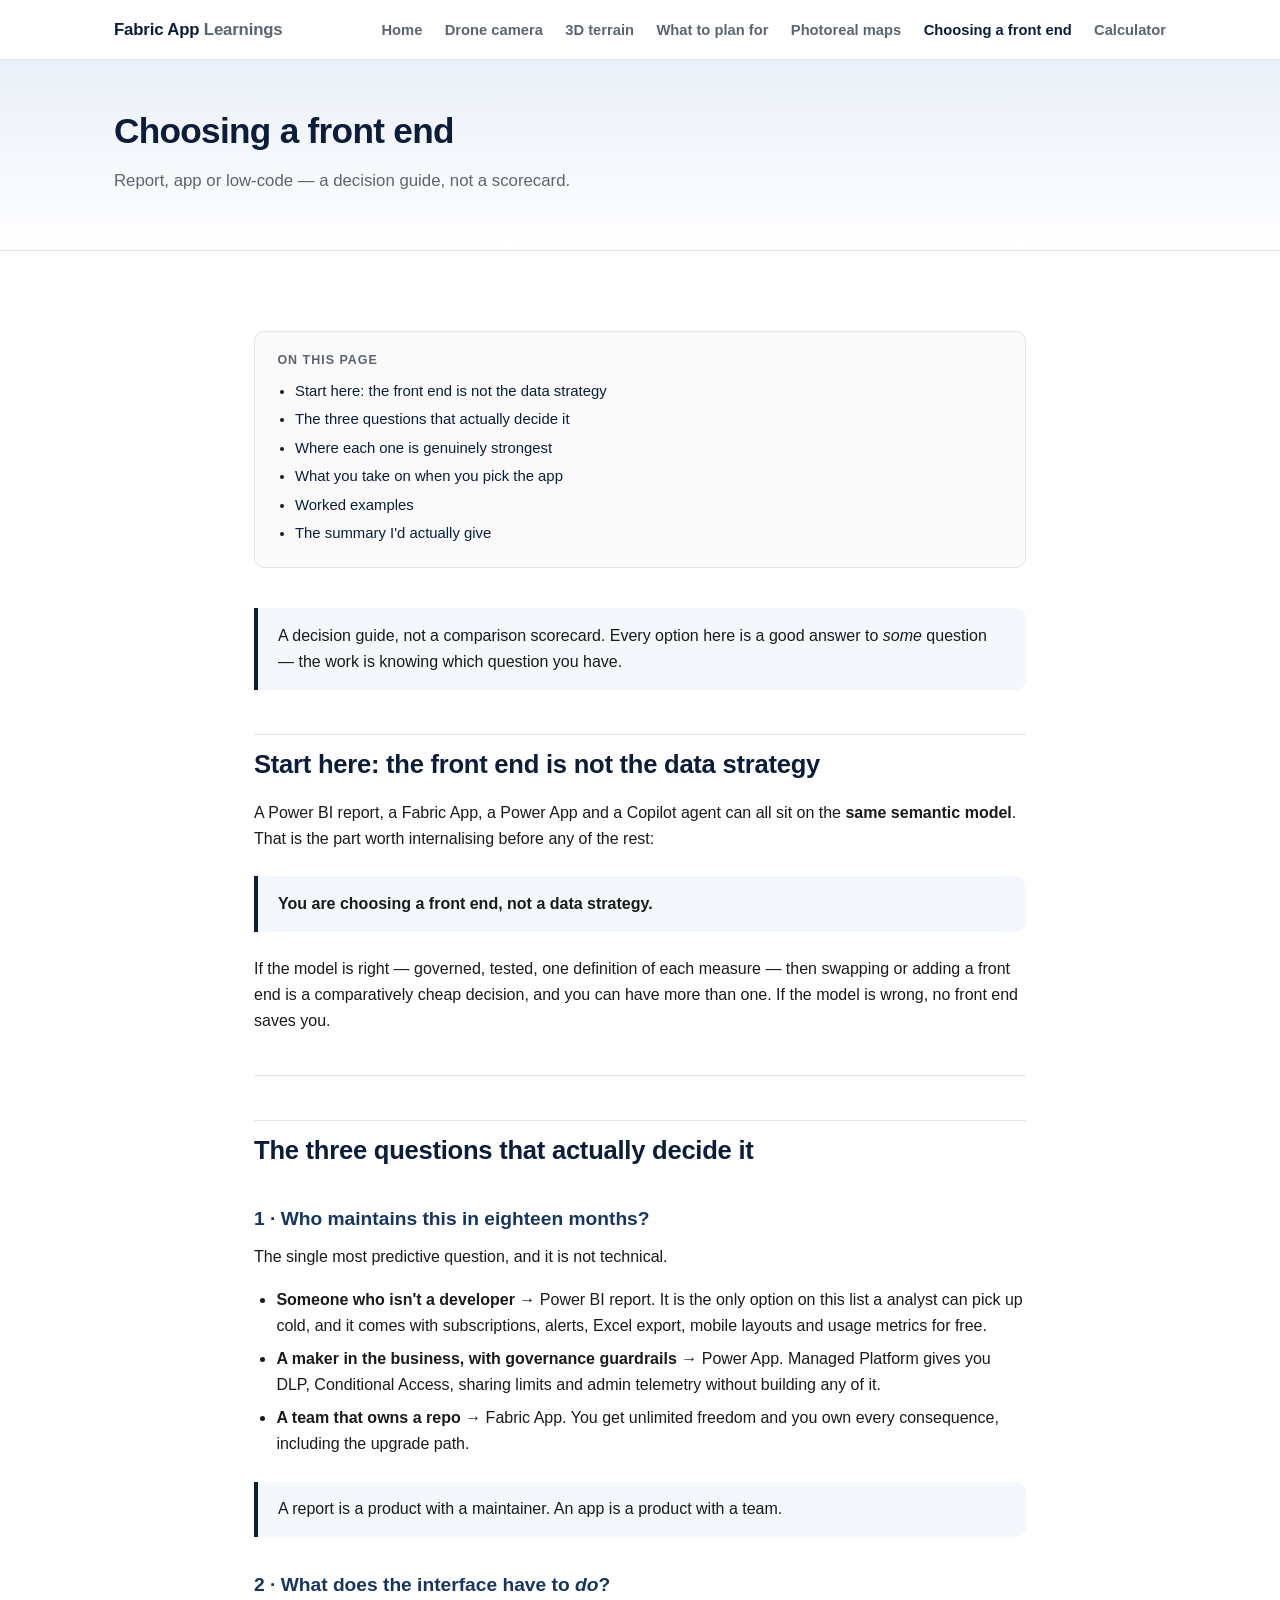
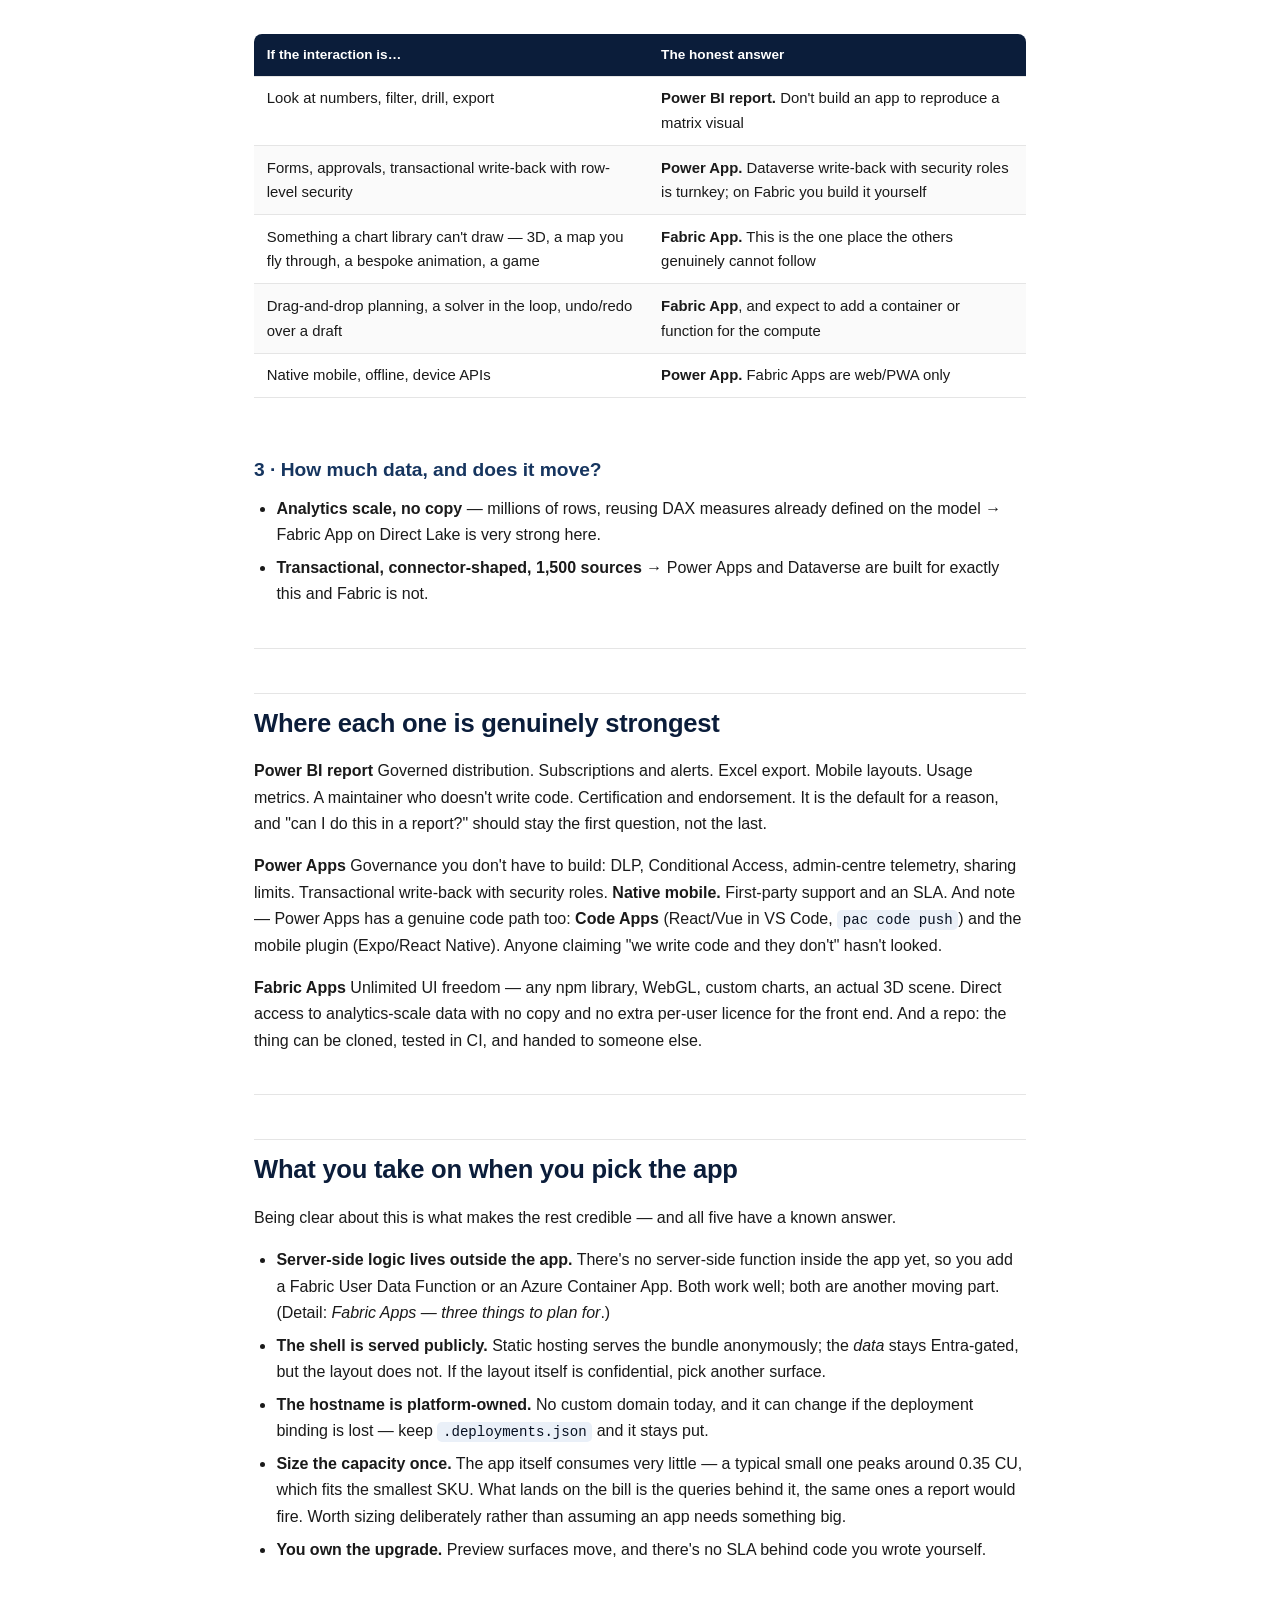
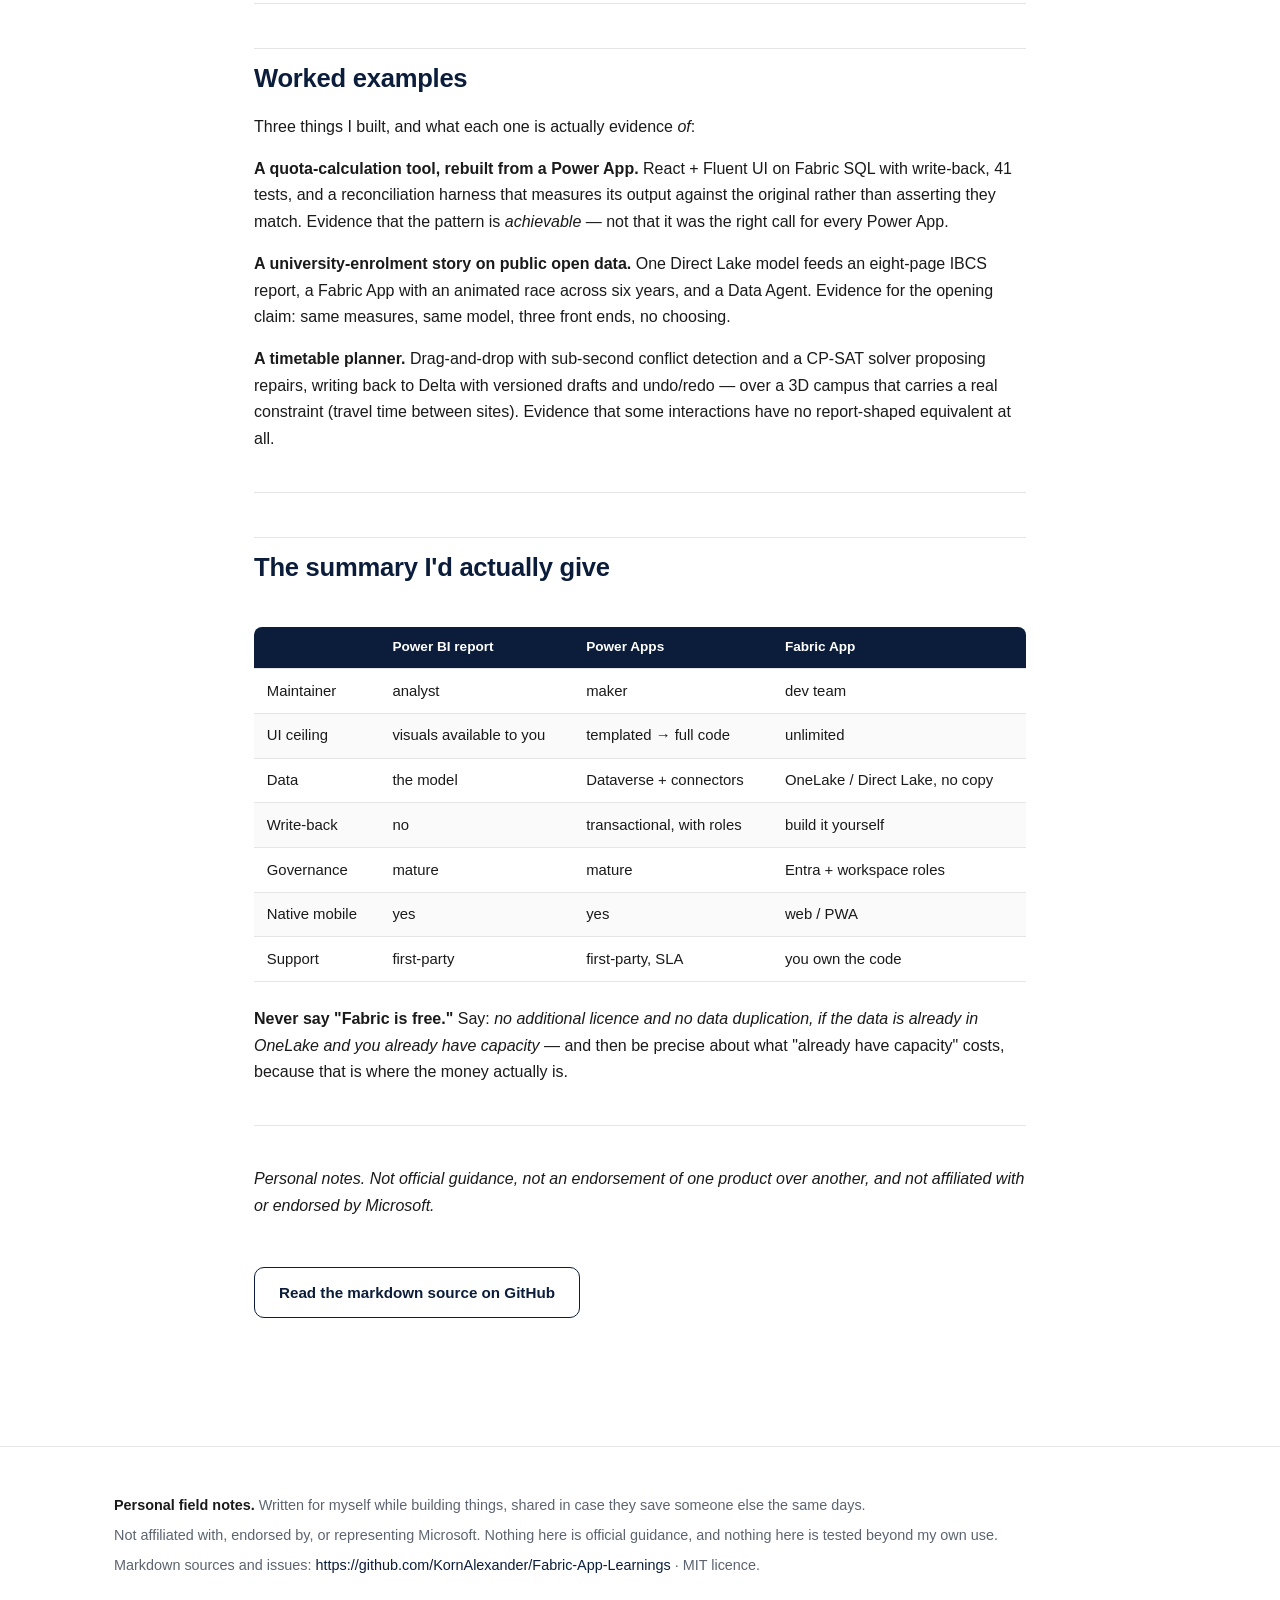
<file: docs/choosing.html>
<!doctype html>
<html lang="en">
<head>
<meta charset="utf-8" />
<meta name="viewport" content="width=device-width, initial-scale=1" />
<title>Choosing a front end · Fabric App Learnings</title>
<meta name="description" content="Report, app or low-code — a decision guide, not a scorecard." />
<link rel="stylesheet" href="assets/css/style.css" />
</head>
<body>

<nav class="top">
  <div class="wrap">
    <a class="logo" href="index.html">Fabric App <span>Learnings</span></a>
    <div class="links">
        <a href="index.html">Home</a>
        <a href="drone-camera.html">Drone camera</a>
        <a href="3d-terrain.html">3D terrain</a>
        <a href="limitations.html">What to plan for</a>
        <a href="photoreal-maps.html">Photoreal maps</a>
        <a href="choosing.html" class="active">Choosing a front end</a>
        <a href="calculator/index.html">Calculator</a>
    </div>
  </div>
</nav>

<header class="hero compact">
  <div class="wrap">
    <h1>Choosing a front end</h1>
    <p class="sub">Report, app or low-code — a decision guide, not a scorecard.</p>
    
  </div>
</header>

<section>
  <div class="wrap reading">
    <div class="toc"><strong>On this page</strong>
    <ul>
      <li><a href="#start-here-the-front-end-is-not-the-data-strategy">Start here: the front end is not the data strategy</a></li>
      <li><a href="#the-three-questions-that-actually-decide-it">The three questions that actually decide it</a></li>
      <li><a href="#where-each-one-is-genuinely-strongest">Where each one is genuinely strongest</a></li>
      <li><a href="#what-you-take-on-when-you-pick-the-app">What you take on when you pick the app</a></li>
      <li><a href="#worked-examples">Worked examples</a></li>
      <li><a href="#the-summary-id-actually-give">The summary I'd actually give</a></li>
    </ul>
  </div>
    <article>
<blockquote>
<p>A decision guide, not a comparison scorecard. Every option here is a good answer to <em>some</em>
question — the work is knowing which question you have.</p>
</blockquote>
<h2 id="start-here-the-front-end-is-not-the-data-strategy">Start here: the front end is not the data strategy</h2>
<p>A Power BI report, a Fabric App, a Power App and a Copilot agent can all sit on the <strong>same semantic
model</strong>. That is the part worth internalising before any of the rest:</p>
<blockquote>
<p><strong>You are choosing a front end, not a data strategy.</strong></p>
</blockquote>
<p>If the model is right — governed, tested, one definition of each measure — then swapping or adding a
front end is a comparatively cheap decision, and you can have more than one. If the model is wrong,
no front end saves you.</p>
<hr />
<h2 id="the-three-questions-that-actually-decide-it">The three questions that actually decide it</h2>
<h3 id="1-who-maintains-this-in-eighteen-months">1 · Who maintains this in eighteen months?</h3>
<p>The single most predictive question, and it is not technical.</p>
<ul>
<li><strong>Someone who isn't a developer</strong> → Power BI report. It is the only option on this list a analyst
  can pick up cold, and it comes with subscriptions, alerts, Excel export, mobile layouts and usage
  metrics for free.</li>
<li><strong>A maker in the business, with governance guardrails</strong> → Power App. Managed Platform gives you
  DLP, Conditional Access, sharing limits and admin telemetry without building any of it.</li>
<li><strong>A team that owns a repo</strong> → Fabric App. You get unlimited freedom and you own every consequence,
  including the upgrade path.</li>
</ul>
<blockquote>
<p>A report is a product with a maintainer. An app is a product with a team.</p>
</blockquote>
<h3 id="2-what-does-the-interface-have-to-do">2 · What does the interface have to <em>do</em>?</h3>
<div class="table-scroll"><table>
<thead>
<tr>
<th>If the interaction is…</th>
<th>The honest answer</th>
</tr>
</thead>
<tbody>
<tr>
<td>Look at numbers, filter, drill, export</td>
<td><strong>Power BI report.</strong> Don't build an app to reproduce a matrix visual</td>
</tr>
<tr>
<td>Forms, approvals, transactional write-back with row-level security</td>
<td><strong>Power App.</strong> Dataverse write-back with security roles is turnkey; on Fabric you build it yourself</td>
</tr>
<tr>
<td>Something a chart library can't draw — 3D, a map you fly through, a bespoke animation, a game</td>
<td><strong>Fabric App.</strong> This is the one place the others genuinely cannot follow</td>
</tr>
<tr>
<td>Drag-and-drop planning, a solver in the loop, undo/redo over a draft</td>
<td><strong>Fabric App</strong>, and expect to add a container or function for the compute</td>
</tr>
<tr>
<td>Native mobile, offline, device APIs</td>
<td><strong>Power App.</strong> Fabric Apps are web/PWA only</td>
</tr>
</tbody>
</table></div>
<h3 id="3-how-much-data-and-does-it-move">3 · How much data, and does it move?</h3>
<ul>
<li><strong>Analytics scale, no copy</strong> — millions of rows, reusing DAX measures already defined on the model
  → Fabric App on Direct Lake is very strong here.</li>
<li><strong>Transactional, connector-shaped, 1,500 sources</strong> → Power Apps and Dataverse are built for exactly
  this and Fabric is not.</li>
</ul>
<hr />
<h2 id="where-each-one-is-genuinely-strongest">Where each one is genuinely strongest</h2>
<p><strong>Power BI report</strong>
Governed distribution. Subscriptions and alerts. Excel export. Mobile layouts. Usage metrics. A
maintainer who doesn't write code. Certification and endorsement. It is the default for a reason, and
"can I do this in a report?" should stay the first question, not the last.</p>
<p><strong>Power Apps</strong>
Governance you don't have to build: DLP, Conditional Access, admin-centre telemetry, sharing limits.
Transactional write-back with security roles. <strong>Native mobile.</strong> First-party support and an SLA.
And note — Power Apps has a genuine code path too: <strong>Code Apps</strong> (React/Vue in VS Code, <code>pac code
push</code>) and the mobile plugin (Expo/React Native). Anyone claiming "we write code and they don't"
hasn't looked.</p>
<p><strong>Fabric Apps</strong>
Unlimited UI freedom — any npm library, WebGL, custom charts, an actual 3D scene. Direct access to
analytics-scale data with no copy and no extra per-user licence for the front end. And a repo: the
thing can be cloned, tested in CI, and handed to someone else.</p>
<hr />
<h2 id="what-you-take-on-when-you-pick-the-app">What you take on when you pick the app</h2>
<p>Being clear about this is what makes the rest credible — and all five have a known answer.</p>
<ul>
<li><strong>Server-side logic lives outside the app.</strong> There's no server-side function inside the app yet, so
  you add a Fabric User Data Function or an Azure Container App. Both work well; both are another
  moving part. (Detail: <em>Fabric Apps — three things to plan for</em>.)</li>
<li><strong>The shell is served publicly.</strong> Static hosting serves the bundle anonymously; the <em>data</em> stays
  Entra-gated, but the layout does not. If the layout itself is confidential, pick another surface.</li>
<li><strong>The hostname is platform-owned.</strong> No custom domain today, and it can change if the deployment
  binding is lost — keep <code>.deployments.json</code> and it stays put.</li>
<li><strong>Size the capacity once.</strong> The app itself consumes very little — a typical small one peaks around
  0.35 CU, which fits the smallest SKU. What lands on the bill is the queries behind it, the same
  ones a report would fire. Worth sizing deliberately rather than assuming an app needs something
  big.</li>
<li><strong>You own the upgrade.</strong> Preview surfaces move, and there's no SLA behind code you wrote yourself.</li>
</ul>
<hr />
<h2 id="worked-examples">Worked examples</h2>
<p>Three things I built, and what each one is actually evidence <em>of</em>:</p>
<p><strong>A quota-calculation tool, rebuilt from a Power App.</strong> React + Fluent UI on Fabric SQL with
write-back, 41 tests, and a reconciliation harness that measures its output against the original
rather than asserting they match. Evidence that the pattern is <em>achievable</em> — not that it was the
right call for every Power App.</p>
<p><strong>A university-enrolment story on public open data.</strong> One Direct Lake model feeds an eight-page IBCS
report, a Fabric App with an animated race across six years, and a Data Agent. Evidence for the
opening claim: same measures, same model, three front ends, no choosing.</p>
<p><strong>A timetable planner.</strong> Drag-and-drop with sub-second conflict detection and a CP-SAT solver
proposing repairs, writing back to Delta with versioned drafts and undo/redo — over a 3D campus that
carries a real constraint (travel time between sites). Evidence that some interactions have no
report-shaped equivalent at all.</p>
<hr />
<h2 id="the-summary-id-actually-give">The summary I'd actually give</h2>
<div class="table-scroll"><table>
<thead>
<tr>
<th></th>
<th>Power BI report</th>
<th>Power Apps</th>
<th>Fabric App</th>
</tr>
</thead>
<tbody>
<tr>
<td>Maintainer</td>
<td>analyst</td>
<td>maker</td>
<td>dev team</td>
</tr>
<tr>
<td>UI ceiling</td>
<td>visuals available to you</td>
<td>templated → full code</td>
<td>unlimited</td>
</tr>
<tr>
<td>Data</td>
<td>the model</td>
<td>Dataverse + connectors</td>
<td>OneLake / Direct Lake, no copy</td>
</tr>
<tr>
<td>Write-back</td>
<td>no</td>
<td>transactional, with roles</td>
<td>build it yourself</td>
</tr>
<tr>
<td>Governance</td>
<td>mature</td>
<td>mature</td>
<td>Entra + workspace roles</td>
</tr>
<tr>
<td>Native mobile</td>
<td>yes</td>
<td>yes</td>
<td>web / PWA</td>
</tr>
<tr>
<td>Support</td>
<td>first-party</td>
<td>first-party, SLA</td>
<td>you own the code</td>
</tr>
</tbody>
</table></div>
<p><strong>Never say "Fabric is free."</strong> Say: <em>no additional licence and no data duplication, </em><em>if</em><em> the data
is already in OneLake and you already have capacity</em> — and then be precise about what "already have
capacity" costs, because that is where the money actually is.</p>
<hr />
<p><em>Personal notes. Not official guidance, not an endorsement of one product over another, and not
affiliated with or endorsed by Microsoft.</em></p>
    </article>
    <p style="margin-top:3rem"><a class="btn btn-outline"
       href="https://github.com/KornAlexander/Fabric-App-Learnings/blob/main/playbooks/choosing-a-front-end.md">Read the markdown source on GitHub</a></p>
  </div>
</section>

<footer class="site">
  <div class="wrap">
    <p><strong>Personal field notes.</strong> Written for myself while building things, shared in case
       they save someone else the same days.</p>
    <p>Not affiliated with, endorsed by, or representing Microsoft. Nothing here is official guidance,
       and nothing here is tested beyond my own use.</p>
    <p>Markdown sources and issues: <a href="https://github.com/KornAlexander/Fabric-App-Learnings">https://github.com/KornAlexander/Fabric-App-Learnings</a> · MIT licence.</p>
  </div>
</footer>

</body>
</html>
</file>
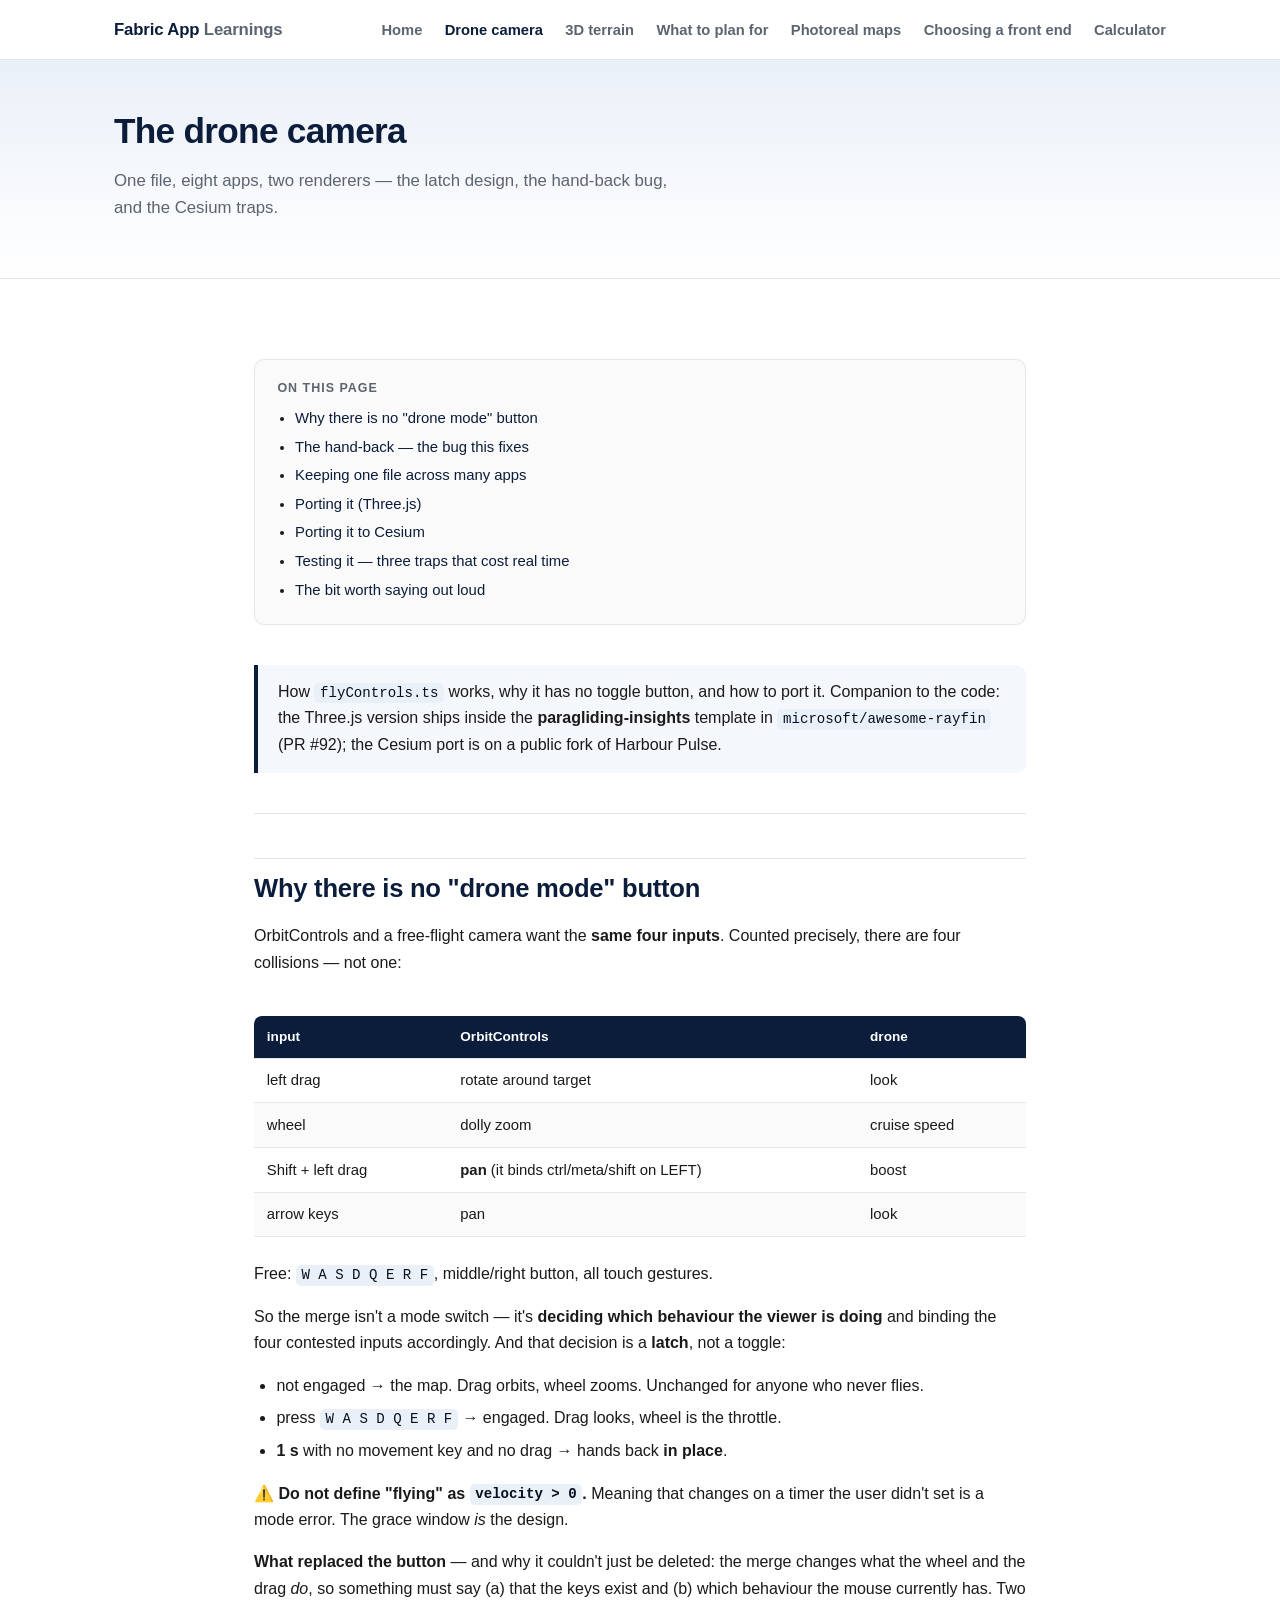
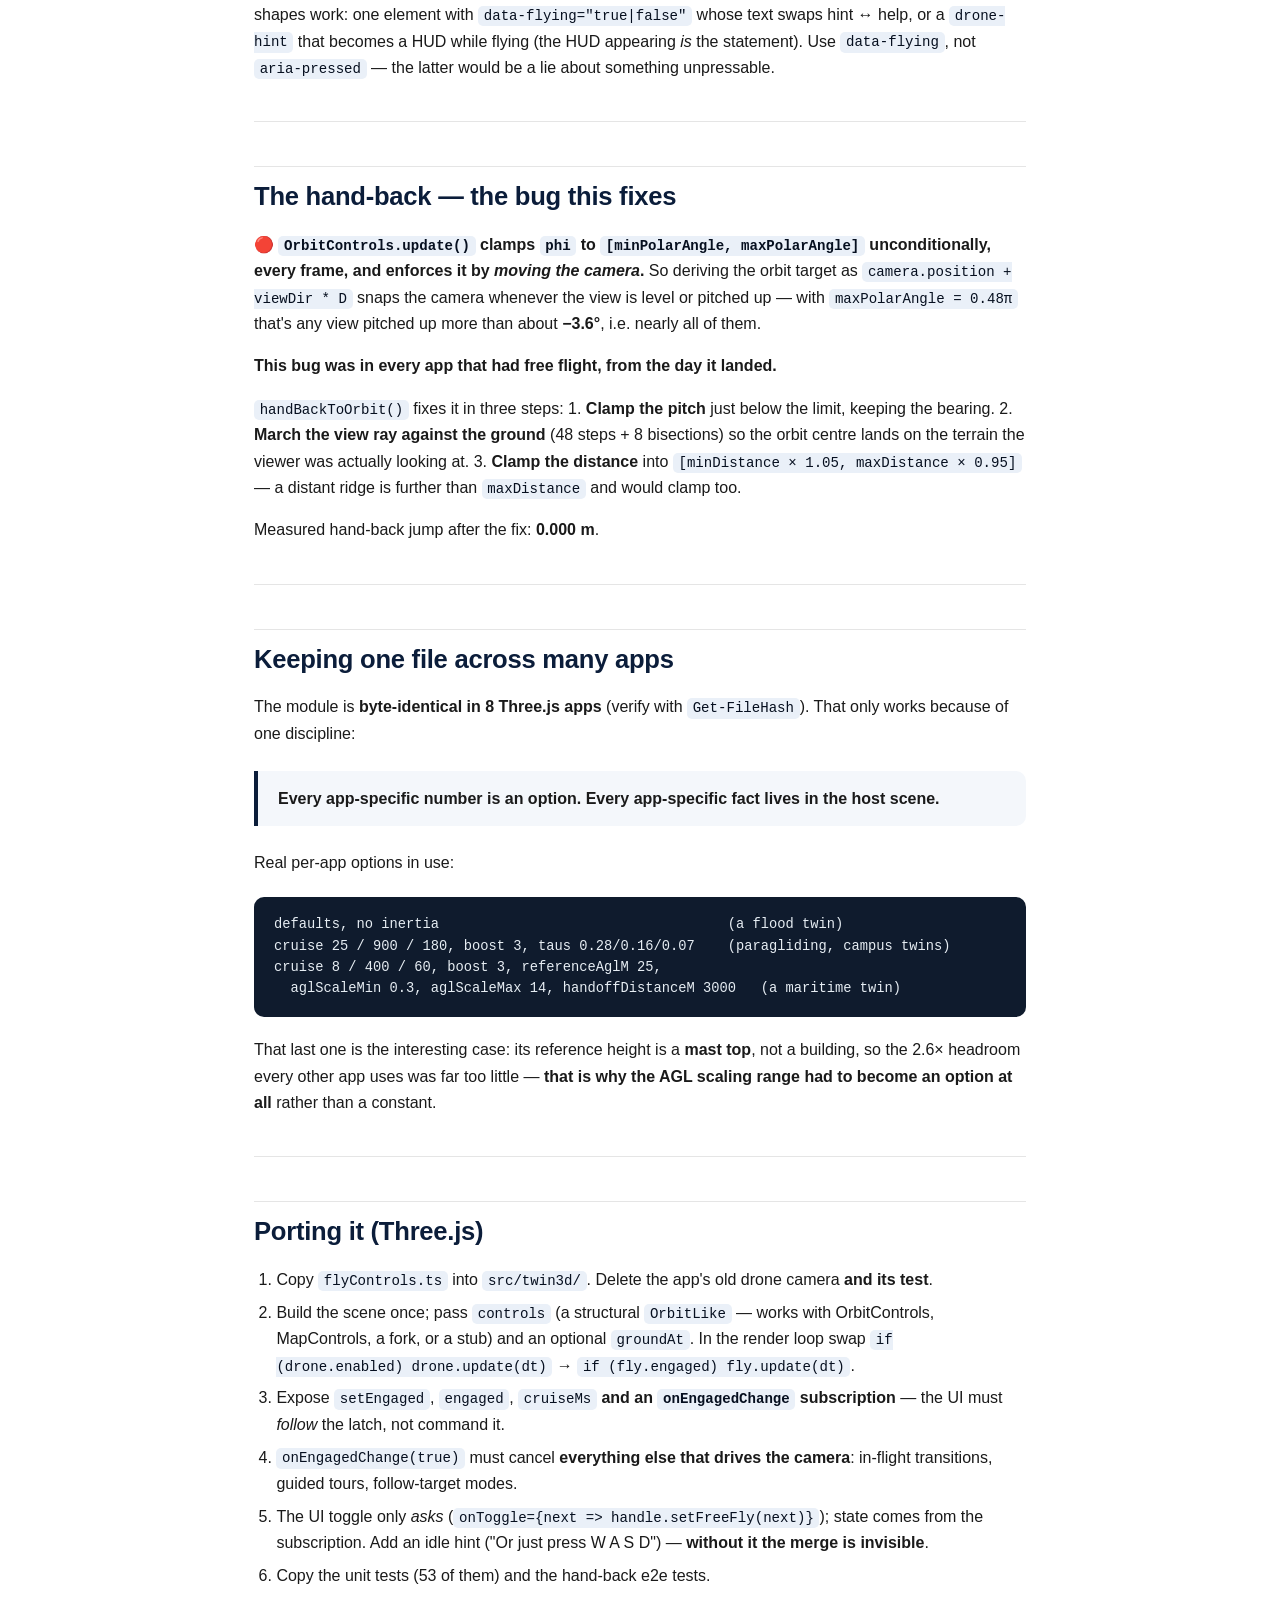
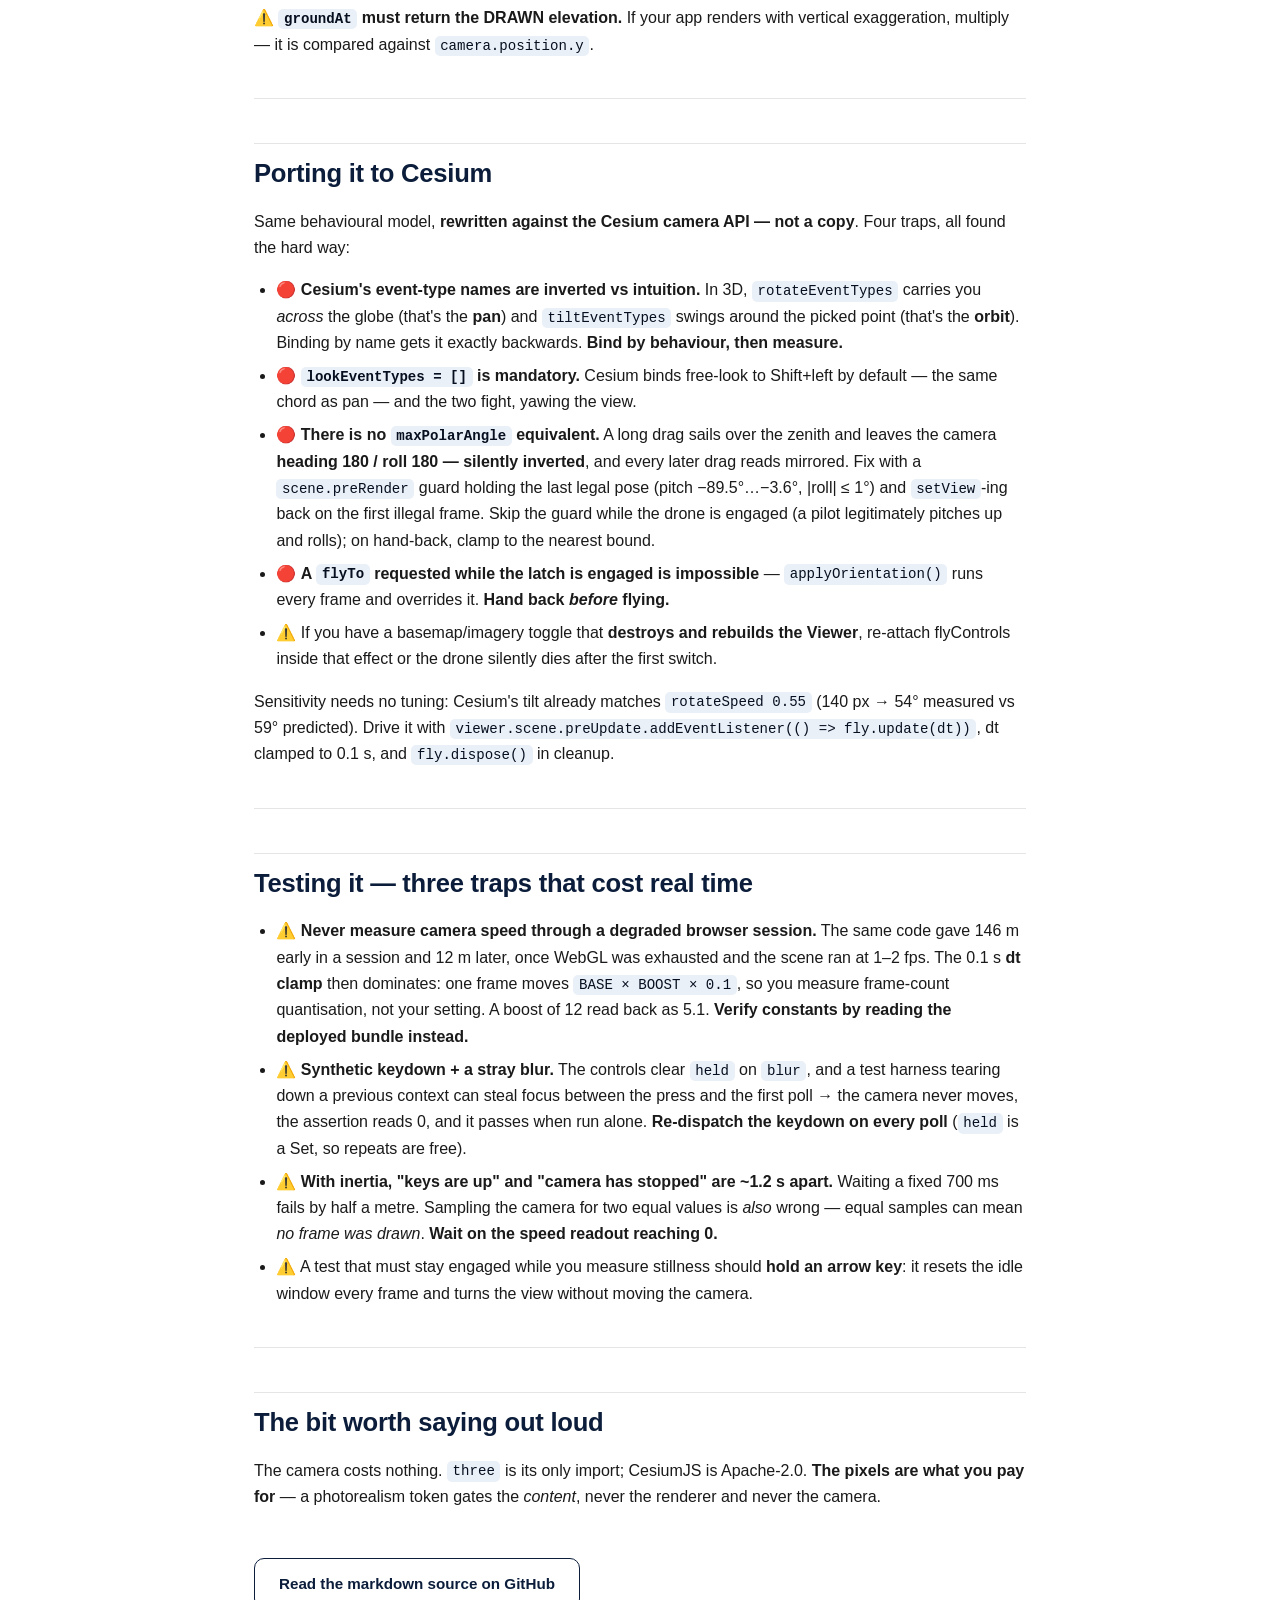
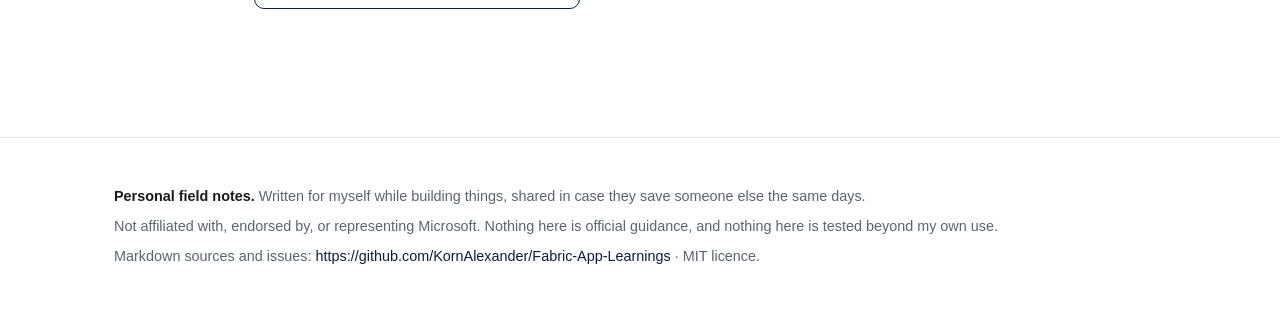
<file: docs/drone-camera.html>
<!doctype html>
<html lang="en">
<head>
<meta charset="utf-8" />
<meta name="viewport" content="width=device-width, initial-scale=1" />
<title>The drone camera · Fabric App Learnings</title>
<meta name="description" content="One file, eight apps, two renderers — the latch design, the hand-back bug, and the Cesium traps." />
<link rel="stylesheet" href="assets/css/style.css" />
</head>
<body>

<nav class="top">
  <div class="wrap">
    <a class="logo" href="index.html">Fabric App <span>Learnings</span></a>
    <div class="links">
        <a href="index.html">Home</a>
        <a href="drone-camera.html" class="active">Drone camera</a>
        <a href="3d-terrain.html">3D terrain</a>
        <a href="limitations.html">What to plan for</a>
        <a href="photoreal-maps.html">Photoreal maps</a>
        <a href="choosing.html">Choosing a front end</a>
        <a href="calculator/index.html">Calculator</a>
    </div>
  </div>
</nav>

<header class="hero compact">
  <div class="wrap">
    <h1>The drone camera</h1>
    <p class="sub">One file, eight apps, two renderers — the latch design, the hand-back bug, and the Cesium traps.</p>
    
  </div>
</header>

<section>
  <div class="wrap reading">
    <div class="toc"><strong>On this page</strong>
    <ul>
      <li><a href="#why-there-is-no-drone-mode-button">Why there is no "drone mode" button</a></li>
      <li><a href="#the-hand-back-the-bug-this-fixes">The hand-back — the bug this fixes</a></li>
      <li><a href="#keeping-one-file-across-many-apps">Keeping one file across many apps</a></li>
      <li><a href="#porting-it-threejs">Porting it (Three.js)</a></li>
      <li><a href="#porting-it-to-cesium">Porting it to Cesium</a></li>
      <li><a href="#testing-it-three-traps-that-cost-real-time">Testing it — three traps that cost real time</a></li>
      <li><a href="#the-bit-worth-saying-out-loud">The bit worth saying out loud</a></li>
    </ul>
  </div>
    <article>
<blockquote>
<p>How <code>flyControls.ts</code> works, why it has no toggle button, and how to port it.
Companion to the code: the Three.js version ships inside the <strong>paragliding-insights</strong> template in
<code>microsoft/awesome-rayfin</code> (PR #92); the Cesium port is on a public fork of Harbour Pulse.</p>
</blockquote>
<hr />
<h2 id="why-there-is-no-drone-mode-button">Why there is no "drone mode" button</h2>
<p>OrbitControls and a free-flight camera want the <strong>same four inputs</strong>. Counted precisely, there are
four collisions — not one:</p>
<div class="table-scroll"><table>
<thead>
<tr>
<th>input</th>
<th>OrbitControls</th>
<th>drone</th>
</tr>
</thead>
<tbody>
<tr>
<td>left drag</td>
<td>rotate around target</td>
<td>look</td>
</tr>
<tr>
<td>wheel</td>
<td>dolly zoom</td>
<td>cruise speed</td>
</tr>
<tr>
<td>Shift + left drag</td>
<td><strong>pan</strong> (it binds ctrl/meta/shift on LEFT)</td>
<td>boost</td>
</tr>
<tr>
<td>arrow keys</td>
<td>pan</td>
<td>look</td>
</tr>
</tbody>
</table></div>
<p>Free: <code>W A S D Q E R F</code>, middle/right button, all touch gestures.</p>
<p>So the merge isn't a mode switch — it's <strong>deciding which behaviour the viewer is doing</strong> and binding
the four contested inputs accordingly. And that decision is a <strong>latch</strong>, not a toggle:</p>
<ul>
<li>not engaged → the map. Drag orbits, wheel zooms. Unchanged for anyone who never flies.</li>
<li>press <code>W A S D Q E R F</code> → engaged. Drag looks, wheel is the throttle.</li>
<li><strong>1 s</strong> with no movement key and no drag → hands back <strong>in place</strong>.</li>
</ul>
<p>⚠️ <strong>Do not define "flying" as <code>velocity &gt; 0</code>.</strong> Meaning that changes on a timer the user didn't set
is a mode error. The grace window <em>is</em> the design.</p>
<p><strong>What replaced the button</strong> — and why it couldn't just be deleted: the merge changes what the wheel
and the drag <em>do</em>, so something must say (a) that the keys exist and (b) which behaviour the mouse
currently has. Two shapes work: one element with <code>data-flying="true|false"</code> whose text swaps
hint ↔ help, or a <code>drone-hint</code> that becomes a HUD while flying (the HUD appearing <em>is</em> the
statement). Use <code>data-flying</code>, not <code>aria-pressed</code> — the latter would be a lie about something
unpressable.</p>
<hr />
<h2 id="the-hand-back-the-bug-this-fixes">The hand-back — the bug this fixes</h2>
<p>🔴 <strong><code>OrbitControls.update()</code> clamps <code>phi</code> to <code>[minPolarAngle, maxPolarAngle]</code> unconditionally, every
frame, and enforces it by <em>moving the camera</em>.</strong> So deriving the orbit target as
<code>camera.position + viewDir * D</code> snaps the camera whenever the view is level or pitched up — with
<code>maxPolarAngle = 0.48π</code> that's any view pitched up more than about <strong>−3.6°</strong>, i.e. nearly all of them.</p>
<p><strong>This bug was in every app that had free flight, from the day it landed.</strong></p>
<p><code>handBackToOrbit()</code> fixes it in three steps:
1. <strong>Clamp the pitch</strong> just below the limit, keeping the bearing.
2. <strong>March the view ray against the ground</strong> (48 steps + 8 bisections) so the orbit centre lands on
   the terrain the viewer was actually looking at.
3. <strong>Clamp the distance</strong> into <code>[minDistance × 1.05, maxDistance × 0.95]</code> — a distant ridge is
   further than <code>maxDistance</code> and would clamp too.</p>
<p>Measured hand-back jump after the fix: <strong>0.000 m</strong>.</p>
<hr />
<h2 id="keeping-one-file-across-many-apps">Keeping one file across many apps</h2>
<p>The module is <strong>byte-identical in 8 Three.js apps</strong> (verify with <code>Get-FileHash</code>). That only works
because of one discipline:</p>
<blockquote>
<p><strong>Every app-specific number is an option. Every app-specific fact lives in the host scene.</strong></p>
</blockquote>
<p>Real per-app options in use:</p>
<pre><code>defaults, no inertia                                   (a flood twin)
cruise 25 / 900 / 180, boost 3, taus 0.28/0.16/0.07    (paragliding, campus twins)
cruise 8 / 400 / 60, boost 3, referenceAglM 25,
  aglScaleMin 0.3, aglScaleMax 14, handoffDistanceM 3000   (a maritime twin)
</code></pre>
<p>That last one is the interesting case: its reference height is a <strong>mast top</strong>, not a building, so the
2.6× headroom every other app uses was far too little — <strong>that is why the AGL scaling range had to
become an option at all</strong> rather than a constant.</p>
<hr />
<h2 id="porting-it-threejs">Porting it (Three.js)</h2>
<ol>
<li>Copy <code>flyControls.ts</code> into <code>src/twin3d/</code>. Delete the app's old drone camera <strong>and its test</strong>.</li>
<li>Build the scene once; pass <code>controls</code> (a structural <code>OrbitLike</code> — works with OrbitControls,
   MapControls, a fork, or a stub) and an optional <code>groundAt</code>. In the render loop swap
   <code>if (drone.enabled) drone.update(dt)</code> → <code>if (fly.engaged) fly.update(dt)</code>.</li>
<li>Expose <code>setEngaged</code>, <code>engaged</code>, <code>cruiseMs</code> <strong>and an <code>onEngagedChange</code> subscription</strong> — the UI must
   <em>follow</em> the latch, not command it.</li>
<li><code>onEngagedChange(true)</code> must cancel <strong>everything else that drives the camera</strong>: in-flight
   transitions, guided tours, follow-target modes.</li>
<li>The UI toggle only <em>asks</em> (<code>onToggle={next =&gt; handle.setFreeFly(next)}</code>); state comes from the
   subscription. Add an idle hint ("Or just press W A S D") — <strong>without it the merge is invisible</strong>.</li>
<li>Copy the unit tests (53 of them) and the hand-back e2e tests.</li>
</ol>
<p>⚠️ <strong><code>groundAt</code> must return the DRAWN elevation.</strong> If your app renders with vertical exaggeration,
multiply — it is compared against <code>camera.position.y</code>.</p>
<hr />
<h2 id="porting-it-to-cesium">Porting it to Cesium</h2>
<p>Same behavioural model, <strong>rewritten against the Cesium camera API — not a copy</strong>. Four traps, all
found the hard way:</p>
<ul>
<li>🔴 <strong>Cesium's event-type names are inverted vs intuition.</strong> In 3D, <code>rotateEventTypes</code> carries you
  <em>across</em> the globe (that's the <strong>pan</strong>) and <code>tiltEventTypes</code> swings around the picked point (that's
  the <strong>orbit</strong>). Binding by name gets it exactly backwards. <strong>Bind by behaviour, then measure.</strong></li>
<li>🔴 <strong><code>lookEventTypes = []</code> is mandatory.</strong> Cesium binds free-look to Shift+left by default — the
  same chord as pan — and the two fight, yawing the view.</li>
<li>🔴 <strong>There is no <code>maxPolarAngle</code> equivalent.</strong> A long drag sails over the zenith and leaves the
  camera <strong>heading 180 / roll 180 — silently inverted</strong>, and every later drag reads mirrored. Fix
  with a <code>scene.preRender</code> guard holding the last legal pose (pitch −89.5°…−3.6°, |roll| ≤ 1°) and
  <code>setView</code>-ing back on the first illegal frame. Skip the guard while the drone is engaged (a pilot
  legitimately pitches up and rolls); on hand-back, clamp to the nearest bound.</li>
<li>🔴 <strong>A <code>flyTo</code> requested while the latch is engaged is impossible</strong> — <code>applyOrientation()</code> runs
  every frame and overrides it. <strong>Hand back <em>before</em> flying.</strong></li>
<li>⚠️ If you have a basemap/imagery toggle that <strong>destroys and rebuilds the Viewer</strong>, re-attach
  flyControls inside that effect or the drone silently dies after the first switch.</li>
</ul>
<p>Sensitivity needs no tuning: Cesium's tilt already matches <code>rotateSpeed 0.55</code> (140 px → 54° measured
vs 59° predicted). Drive it with
<code>viewer.scene.preUpdate.addEventListener(() =&gt; fly.update(dt))</code>, dt clamped to 0.1 s, and
<code>fly.dispose()</code> in cleanup.</p>
<hr />
<h2 id="testing-it-three-traps-that-cost-real-time">Testing it — three traps that cost real time</h2>
<ul>
<li>⚠️ <strong>Never measure camera speed through a degraded browser session.</strong> The same code gave 146 m
  early in a session and 12 m later, once WebGL was exhausted and the scene ran at 1–2 fps. The
  0.1 s <strong>dt clamp</strong> then dominates: one frame moves <code>BASE × BOOST × 0.1</code>, so you measure
  frame-count quantisation, not your setting. A boost of 12 read back as 5.1.
  <strong>Verify constants by reading the deployed bundle instead.</strong></li>
<li>⚠️ <strong>Synthetic keydown + a stray blur.</strong> The controls clear <code>held</code> on <code>blur</code>, and a test harness
  tearing down a previous context can steal focus between the press and the first poll → the camera
  never moves, the assertion reads 0, and it passes when run alone. <strong>Re-dispatch the keydown on
  every poll</strong> (<code>held</code> is a Set, so repeats are free).</li>
<li>⚠️ <strong>With inertia, "keys are up" and "camera has stopped" are ~1.2 s apart.</strong> Waiting a fixed
  700 ms fails by half a metre. Sampling the camera for two equal values is <em>also</em> wrong — equal
  samples can mean <em>no frame was drawn</em>. <strong>Wait on the speed readout reaching 0.</strong></li>
<li>⚠️ A test that must stay engaged while you measure stillness should <strong>hold an arrow key</strong>: it
  resets the idle window every frame and turns the view without moving the camera.</li>
</ul>
<hr />
<h2 id="the-bit-worth-saying-out-loud">The bit worth saying out loud</h2>
<p>The camera costs nothing. <code>three</code> is its only import; CesiumJS is Apache-2.0. <strong>The pixels are what
you pay for</strong> — a photorealism token gates the <em>content</em>, never the renderer and never the camera.</p>
    </article>
    <p style="margin-top:3rem"><a class="btn btn-outline"
       href="https://github.com/KornAlexander/Fabric-App-Learnings/blob/main/playbooks/drone-camera.md">Read the markdown source on GitHub</a></p>
  </div>
</section>

<footer class="site">
  <div class="wrap">
    <p><strong>Personal field notes.</strong> Written for myself while building things, shared in case
       they save someone else the same days.</p>
    <p>Not affiliated with, endorsed by, or representing Microsoft. Nothing here is official guidance,
       and nothing here is tested beyond my own use.</p>
    <p>Markdown sources and issues: <a href="https://github.com/KornAlexander/Fabric-App-Learnings">https://github.com/KornAlexander/Fabric-App-Learnings</a> · MIT licence.</p>
  </div>
</footer>

</body>
</html>
</file>
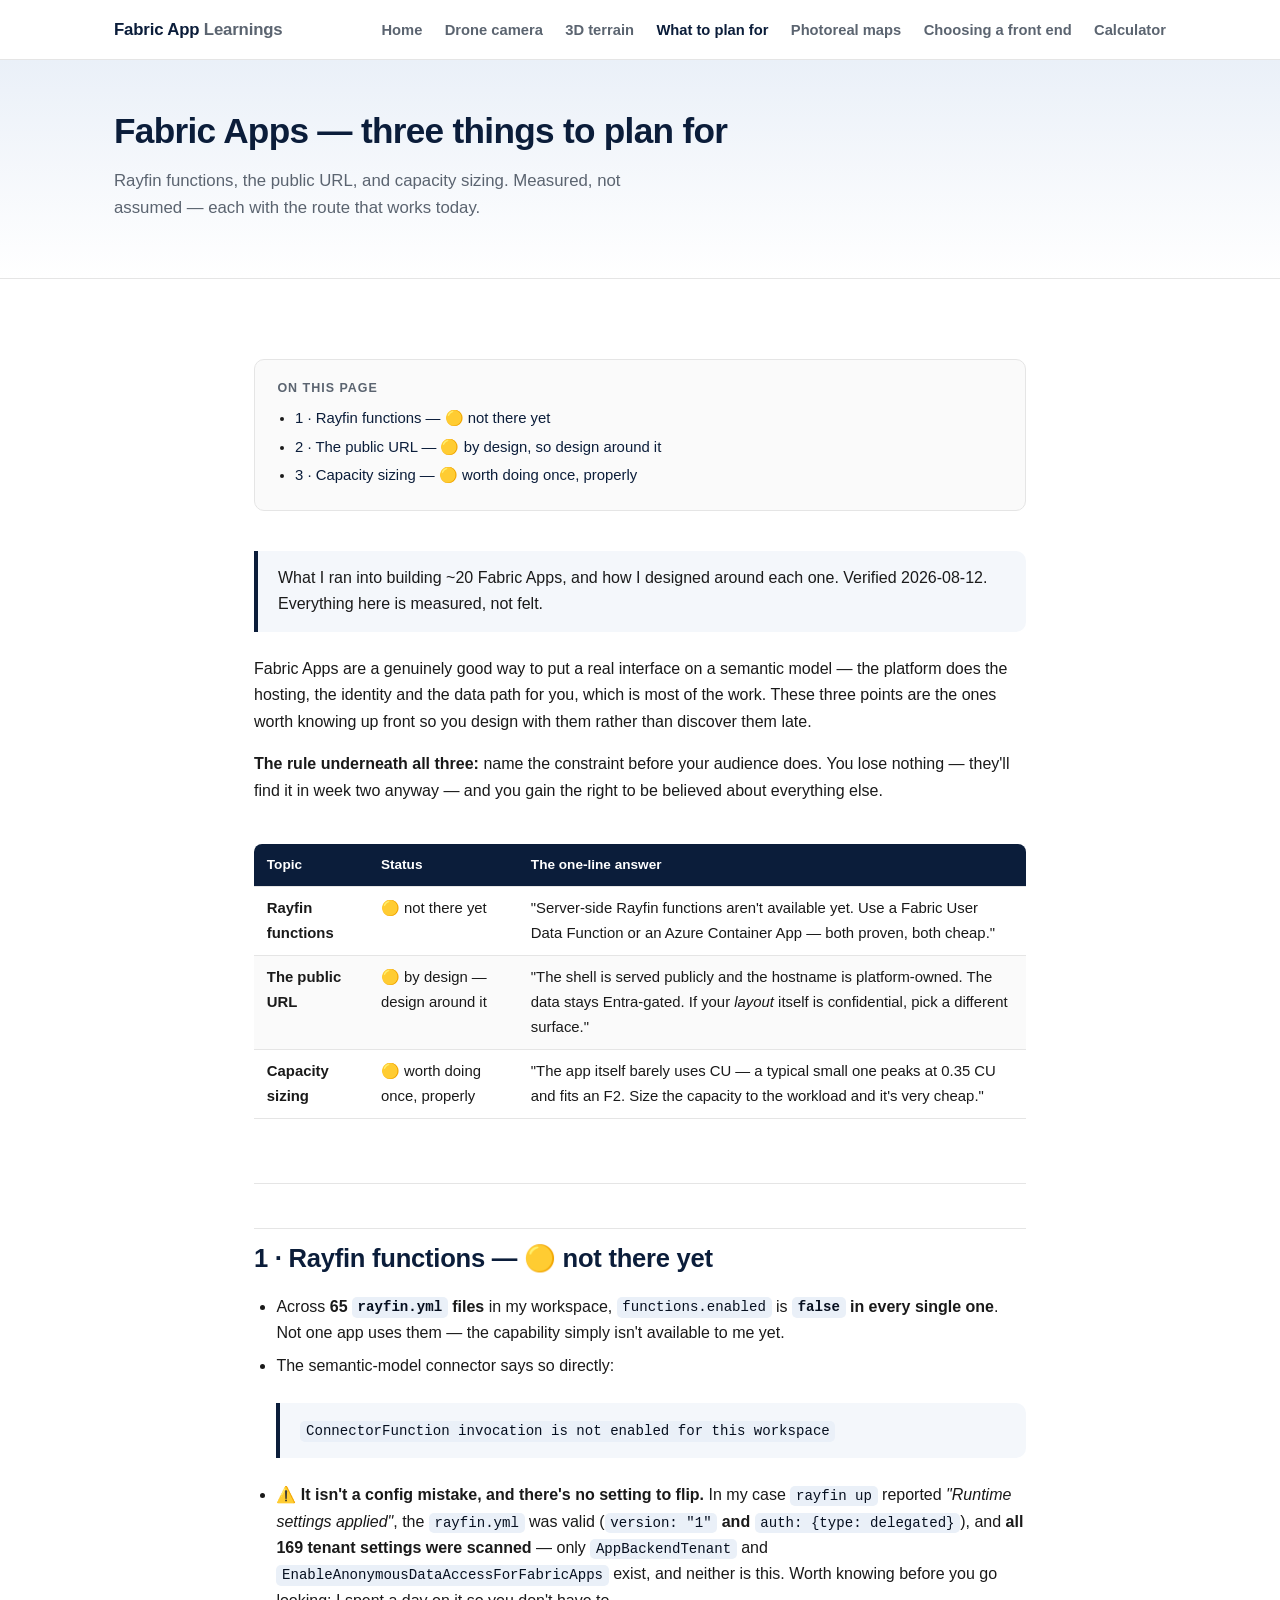
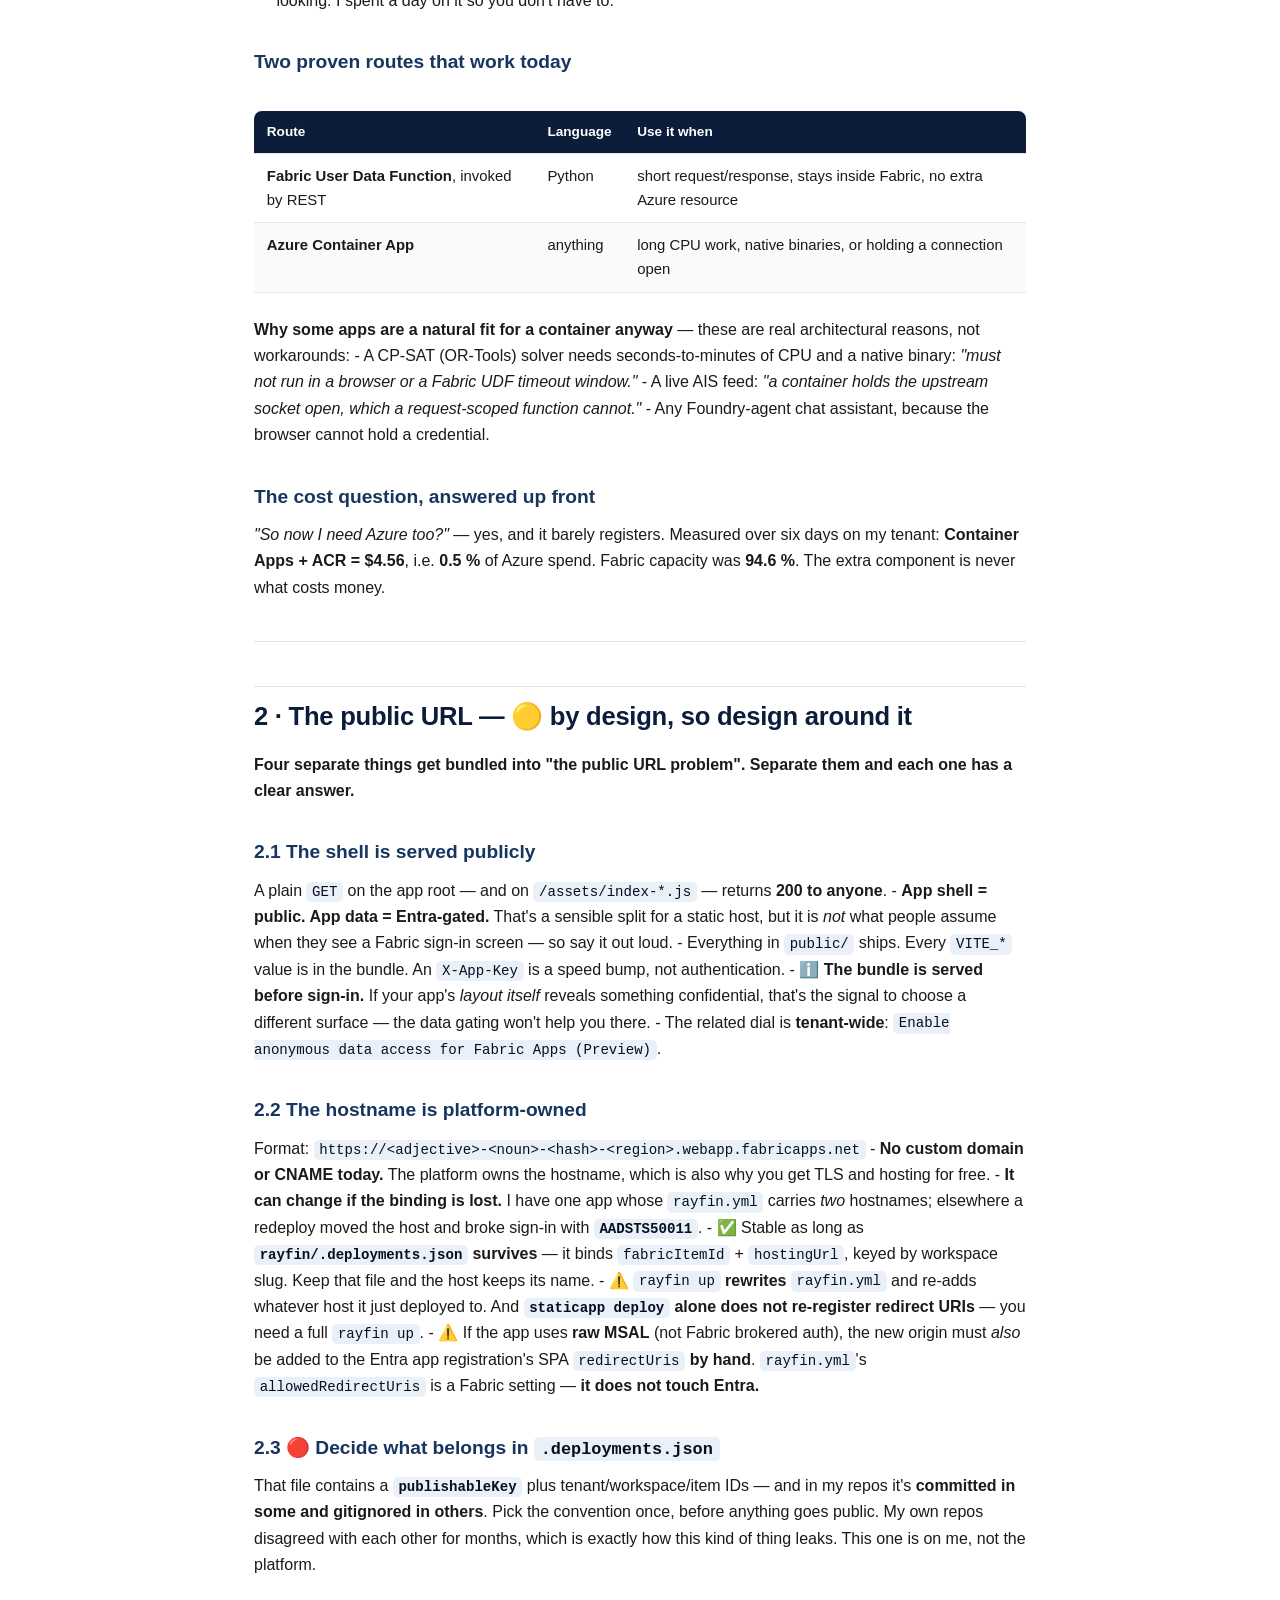
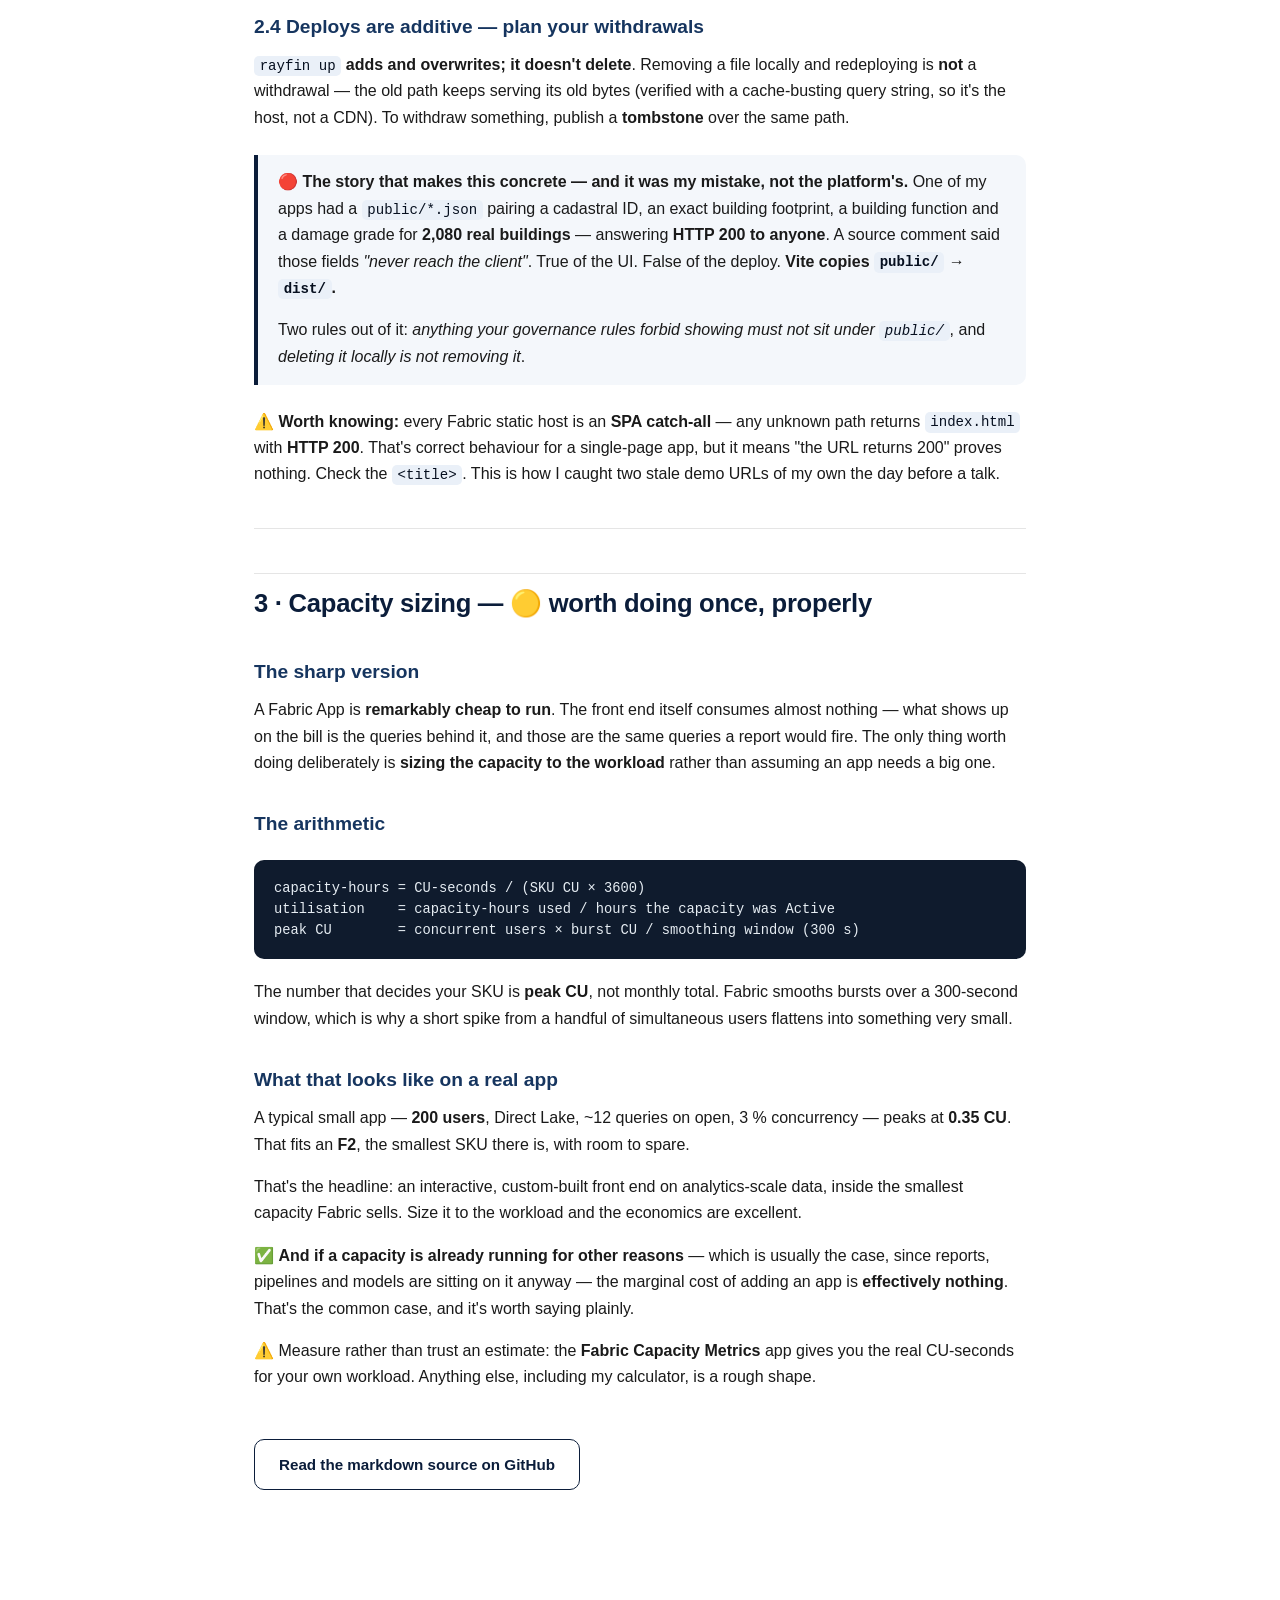
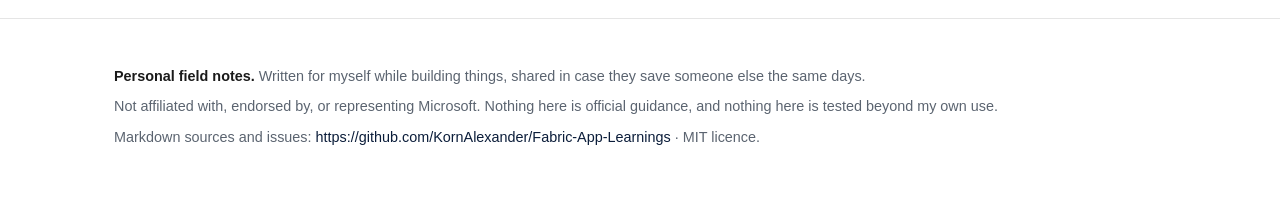
<file: docs/limitations.html>
<!doctype html>
<html lang="en">
<head>
<meta charset="utf-8" />
<meta name="viewport" content="width=device-width, initial-scale=1" />
<title>Fabric Apps — three things to plan for · Fabric App Learnings</title>
<meta name="description" content="Rayfin functions, the public URL, and capacity sizing. Measured, not assumed — each with the route that works today." />
<link rel="stylesheet" href="assets/css/style.css" />
</head>
<body>

<nav class="top">
  <div class="wrap">
    <a class="logo" href="index.html">Fabric App <span>Learnings</span></a>
    <div class="links">
        <a href="index.html">Home</a>
        <a href="drone-camera.html">Drone camera</a>
        <a href="3d-terrain.html">3D terrain</a>
        <a href="limitations.html" class="active">What to plan for</a>
        <a href="photoreal-maps.html">Photoreal maps</a>
        <a href="choosing.html">Choosing a front end</a>
        <a href="calculator/index.html">Calculator</a>
    </div>
  </div>
</nav>

<header class="hero compact">
  <div class="wrap">
    <h1>Fabric Apps — three things to plan for</h1>
    <p class="sub">Rayfin functions, the public URL, and capacity sizing. Measured, not assumed — each with the route that works today.</p>
    
  </div>
</header>

<section>
  <div class="wrap reading">
    <div class="toc"><strong>On this page</strong>
    <ul>
      <li><a href="#1-rayfin-functions-not-there-yet">1 · Rayfin functions — 🟡 not there yet</a></li>
      <li><a href="#2-the-public-url-by-design-so-design-around-it">2 · The public URL — 🟡 by design, so design around it</a></li>
      <li><a href="#3-capacity-sizing-worth-doing-once-properly">3 · Capacity sizing — 🟡 worth doing once, properly</a></li>
    </ul>
  </div>
    <article>
<blockquote>
<p>What I ran into building ~20 Fabric Apps, and how I designed around each one.
Verified 2026-08-12. Everything here is measured, not felt.</p>
</blockquote>
<p>Fabric Apps are a genuinely good way to put a real interface on a semantic model — the platform does
the hosting, the identity and the data path for you, which is most of the work. These three points
are the ones worth knowing up front so you design with them rather than discover them late.</p>
<p><strong>The rule underneath all three:</strong> name the constraint before your audience does. You lose nothing —
they'll find it in week two anyway — and you gain the right to be believed about everything else.</p>
<div class="table-scroll"><table>
<thead>
<tr>
<th>Topic</th>
<th>Status</th>
<th>The one-line answer</th>
</tr>
</thead>
<tbody>
<tr>
<td><strong>Rayfin functions</strong></td>
<td>🟡 not there yet</td>
<td>"Server-side Rayfin functions aren't available yet. Use a Fabric User Data Function or an Azure Container App — both proven, both cheap."</td>
</tr>
<tr>
<td><strong>The public URL</strong></td>
<td>🟡 by design — design around it</td>
<td>"The shell is served publicly and the hostname is platform-owned. The data stays Entra-gated. If your <em>layout</em> itself is confidential, pick a different surface."</td>
</tr>
<tr>
<td><strong>Capacity sizing</strong></td>
<td>🟡 worth doing once, properly</td>
<td>"The app itself barely uses CU — a typical small one peaks at 0.35 CU and fits an F2. Size the capacity to the workload and it's very cheap."</td>
</tr>
</tbody>
</table></div>
<hr />
<h2 id="1-rayfin-functions-not-there-yet">1 · Rayfin functions — 🟡 not there yet</h2>
<ul>
<li>Across <strong>65 <code>rayfin.yml</code> files</strong> in my workspace, <code>functions.enabled</code> is <strong><code>false</code> in every single
  one</strong>. Not one app uses them — the capability simply isn't available to me yet.</li>
<li>The semantic-model connector says so directly:<blockquote>
<p><code>ConnectorFunction invocation is not enabled for this workspace</code></p>
</blockquote>
</li>
<li>⚠️ <strong>It isn't a config mistake, and there's no setting to flip.</strong> In my case <code>rayfin up</code> reported
  <em>"Runtime settings applied"</em>, the <code>rayfin.yml</code> was valid (<code>version: "1"</code> <strong>and</strong>
  <code>auth: {type: delegated}</code>), and <strong>all 169 tenant settings were scanned</strong> — only <code>AppBackendTenant</code>
  and <code>EnableAnonymousDataAccessForFabricApps</code> exist, and neither is this. Worth knowing before you
  go looking: I spent a day on it so you don't have to.</li>
</ul>
<h3 id="two-proven-routes-that-work-today">Two proven routes that work today</h3>
<div class="table-scroll"><table>
<thead>
<tr>
<th>Route</th>
<th>Language</th>
<th>Use it when</th>
</tr>
</thead>
<tbody>
<tr>
<td><strong>Fabric User Data Function</strong>, invoked by REST</td>
<td>Python</td>
<td>short request/response, stays inside Fabric, no extra Azure resource</td>
</tr>
<tr>
<td><strong>Azure Container App</strong></td>
<td>anything</td>
<td>long CPU work, native binaries, or holding a connection open</td>
</tr>
</tbody>
</table></div>
<p><strong>Why some apps are a natural fit for a container anyway</strong> — these are real architectural reasons,
not workarounds:
- A CP-SAT (OR-Tools) solver needs seconds-to-minutes of CPU and a native binary:
  <em>"must not run in a browser or a Fabric UDF timeout window."</em>
- A live AIS feed: <em>"a container holds the upstream socket open, which a request-scoped function
  cannot."</em>
- Any Foundry-agent chat assistant, because the browser cannot hold a credential.</p>
<h3 id="the-cost-question-answered-up-front">The cost question, answered up front</h3>
<p><em>"So now I need Azure too?"</em> — yes, and it barely registers. Measured over six days on my tenant:
<strong>Container Apps + ACR = $4.56</strong>, i.e. <strong>0.5 %</strong> of Azure spend. Fabric capacity was <strong>94.6 %</strong>.
The extra component is never what costs money.</p>
<hr />
<h2 id="2-the-public-url-by-design-so-design-around-it">2 · The public URL — 🟡 by design, so design around it</h2>
<p><strong>Four separate things get bundled into "the public URL problem". Separate them and each one has a
clear answer.</strong></p>
<h3 id="21-the-shell-is-served-publicly">2.1 The shell is served publicly</h3>
<p>A plain <code>GET</code> on the app root — and on <code>/assets/index-*.js</code> — returns <strong>200 to anyone</strong>.
- <strong>App shell = public. App data = Entra-gated.</strong> That's a sensible split for a static host, but it
  is <em>not</em> what people assume when they see a Fabric sign-in screen — so say it out loud.
- Everything in <code>public/</code> ships. Every <code>VITE_*</code> value is in the bundle. An <code>X-App-Key</code> is a speed
  bump, not authentication.
- ℹ️ <strong>The bundle is served before sign-in.</strong> If your app's <em>layout itself</em> reveals something
  confidential, that's the signal to choose a different surface — the data gating won't help you
  there.
- The related dial is <strong>tenant-wide</strong>: <code>Enable anonymous data access for Fabric Apps (Preview)</code>.</p>
<h3 id="22-the-hostname-is-platform-owned">2.2 The hostname is platform-owned</h3>
<p>Format: <code>https://&lt;adjective&gt;-&lt;noun&gt;-&lt;hash&gt;-&lt;region&gt;.webapp.fabricapps.net</code>
- <strong>No custom domain or CNAME today.</strong> The platform owns the hostname, which is also why you get
  TLS and hosting for free.
- <strong>It can change if the binding is lost.</strong> I have one app whose <code>rayfin.yml</code> carries <em>two</em>
  hostnames; elsewhere a redeploy moved the host and broke sign-in with <strong><code>AADSTS50011</code></strong>.
- ✅ Stable as long as <strong><code>rayfin/.deployments.json</code> survives</strong> — it binds <code>fabricItemId</code> +
  <code>hostingUrl</code>, keyed by workspace slug. Keep that file and the host keeps its name.
- ⚠️ <code>rayfin up</code> <strong>rewrites</strong> <code>rayfin.yml</code> and re-adds whatever host it just deployed to. And
  <strong><code>staticapp deploy</code> alone does not re-register redirect URIs</strong> — you need a full <code>rayfin up</code>.
- ⚠️ If the app uses <strong>raw MSAL</strong> (not Fabric brokered auth), the new origin must <em>also</em> be added to
  the Entra app registration's SPA <code>redirectUris</code> <strong>by hand</strong>. <code>rayfin.yml</code>'s <code>allowedRedirectUris</code>
  is a Fabric setting — <strong>it does not touch Entra.</strong></p>
<h3 id="23-decide-what-belongs-in-deploymentsjson">2.3 🔴 Decide what belongs in <code>.deployments.json</code></h3>
<p>That file contains a <strong><code>publishableKey</code></strong> plus tenant/workspace/item IDs — and in my repos it's
<strong>committed in some and gitignored in others</strong>. Pick the convention once, before anything goes
public. My own repos disagreed with each other for months, which is exactly how this kind of thing
leaks. This one is on me, not the platform.</p>
<h3 id="24-deploys-are-additive-plan-your-withdrawals">2.4 Deploys are additive — plan your withdrawals</h3>
<p><code>rayfin up</code> <strong>adds and overwrites; it doesn't delete</strong>. Removing a file locally and redeploying is
<strong>not</strong> a withdrawal — the old path keeps serving its old bytes (verified with a cache-busting query
string, so it's the host, not a CDN). To withdraw something, publish a <strong>tombstone</strong> over the same
path.</p>
<blockquote>
<p>🔴 <strong>The story that makes this concrete — and it was my mistake, not the platform's.</strong> One of my
apps had a <code>public/*.json</code> pairing a cadastral ID, an exact building footprint, a building function
and a damage grade for <strong>2,080 real buildings</strong> — answering <strong>HTTP 200 to anyone</strong>. A source
comment said those fields <em>"never reach the client"</em>. True of the UI. False of the deploy.
<strong>Vite copies <code>public/</code> → <code>dist/</code>.</strong></p>
<p>Two rules out of it: <em>anything your governance rules forbid showing must not sit under <code>public/</code></em>,
and <em>deleting it locally is not removing it</em>.</p>
</blockquote>
<p>⚠️ <strong>Worth knowing:</strong> every Fabric static host is an <strong>SPA catch-all</strong> — any unknown path returns
<code>index.html</code> with <strong>HTTP 200</strong>. That's correct behaviour for a single-page app, but it means "the URL
returns 200" proves nothing. Check the <code>&lt;title&gt;</code>. This is how I caught two stale demo URLs of my own
the day before a talk.</p>
<hr />
<h2 id="3-capacity-sizing-worth-doing-once-properly">3 · Capacity sizing — 🟡 worth doing once, properly</h2>
<h3 id="the-sharp-version">The sharp version</h3>
<p>A Fabric App is <strong>remarkably cheap to run</strong>. The front end itself consumes almost nothing — what
shows up on the bill is the queries behind it, and those are the same queries a report would fire.
The only thing worth doing deliberately is <strong>sizing the capacity to the workload</strong> rather than
assuming an app needs a big one.</p>
<h3 id="the-arithmetic">The arithmetic</h3>
<pre><code>capacity-hours = CU-seconds / (SKU CU × 3600)
utilisation    = capacity-hours used / hours the capacity was Active
peak CU        = concurrent users × burst CU / smoothing window (300 s)
</code></pre>
<p>The number that decides your SKU is <strong>peak CU</strong>, not monthly total. Fabric smooths bursts over a
300-second window, which is why a short spike from a handful of simultaneous users flattens into
something very small.</p>
<h3 id="what-that-looks-like-on-a-real-app">What that looks like on a real app</h3>
<p>A typical small app — <strong>200 users</strong>, Direct Lake, ~12 queries on open, 3 % concurrency — peaks at
<strong>0.35 CU</strong>. That fits an <strong>F2</strong>, the smallest SKU there is, with room to spare.</p>
<p>That's the headline: an interactive, custom-built front end on analytics-scale data, inside the
smallest capacity Fabric sells. Size it to the workload and the economics are excellent.</p>
<p>✅ <strong>And if a capacity is already running for other reasons</strong> — which is usually the case, since
reports, pipelines and models are sitting on it anyway — the marginal cost of adding an app is
<strong>effectively nothing</strong>. That's the common case, and it's worth saying plainly.</p>
<p>⚠️ Measure rather than trust an estimate: the <strong>Fabric Capacity Metrics</strong> app gives you the real
CU-seconds for your own workload. Anything else, including my calculator, is a rough shape.</p>
    </article>
    <p style="margin-top:3rem"><a class="btn btn-outline"
       href="https://github.com/KornAlexander/Fabric-App-Learnings/blob/main/playbooks/fabric-app-limits.md">Read the markdown source on GitHub</a></p>
  </div>
</section>

<footer class="site">
  <div class="wrap">
    <p><strong>Personal field notes.</strong> Written for myself while building things, shared in case
       they save someone else the same days.</p>
    <p>Not affiliated with, endorsed by, or representing Microsoft. Nothing here is official guidance,
       and nothing here is tested beyond my own use.</p>
    <p>Markdown sources and issues: <a href="https://github.com/KornAlexander/Fabric-App-Learnings">https://github.com/KornAlexander/Fabric-App-Learnings</a> · MIT licence.</p>
  </div>
</footer>

</body>
</html>
</file>
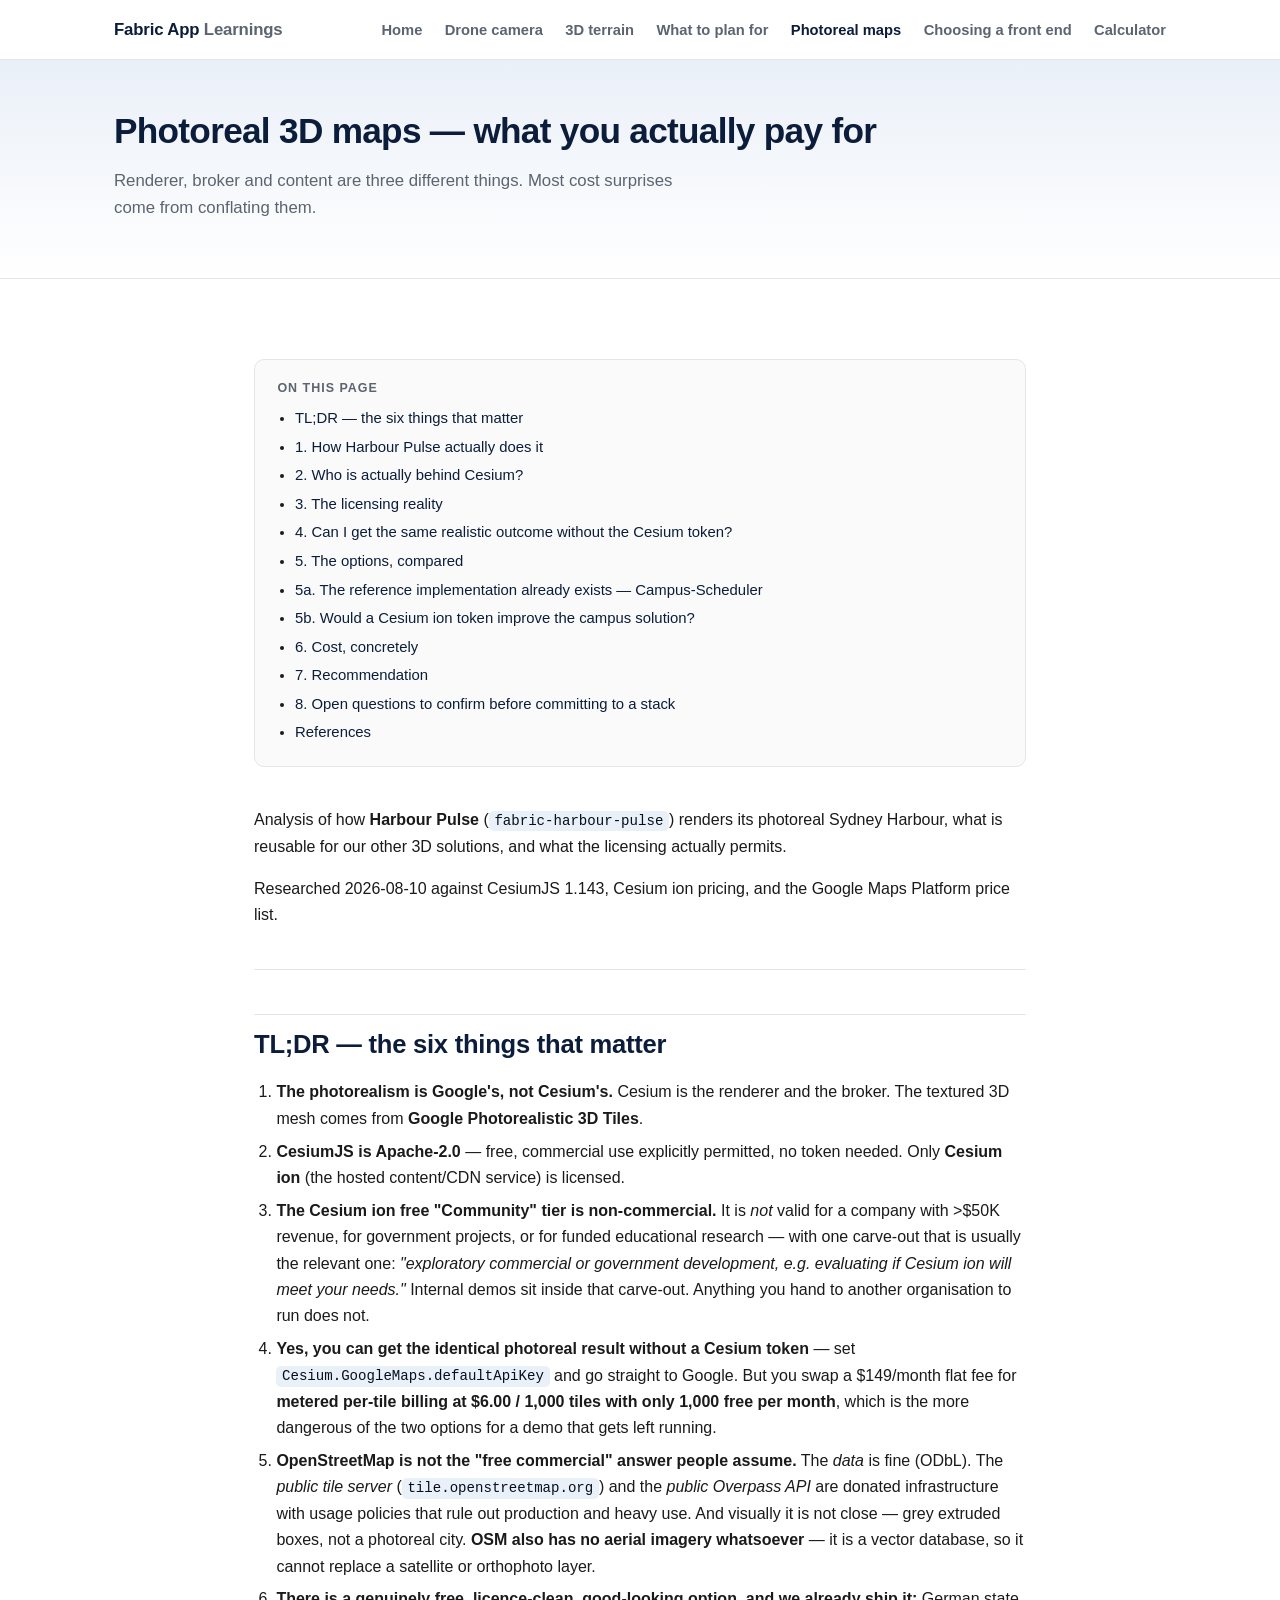
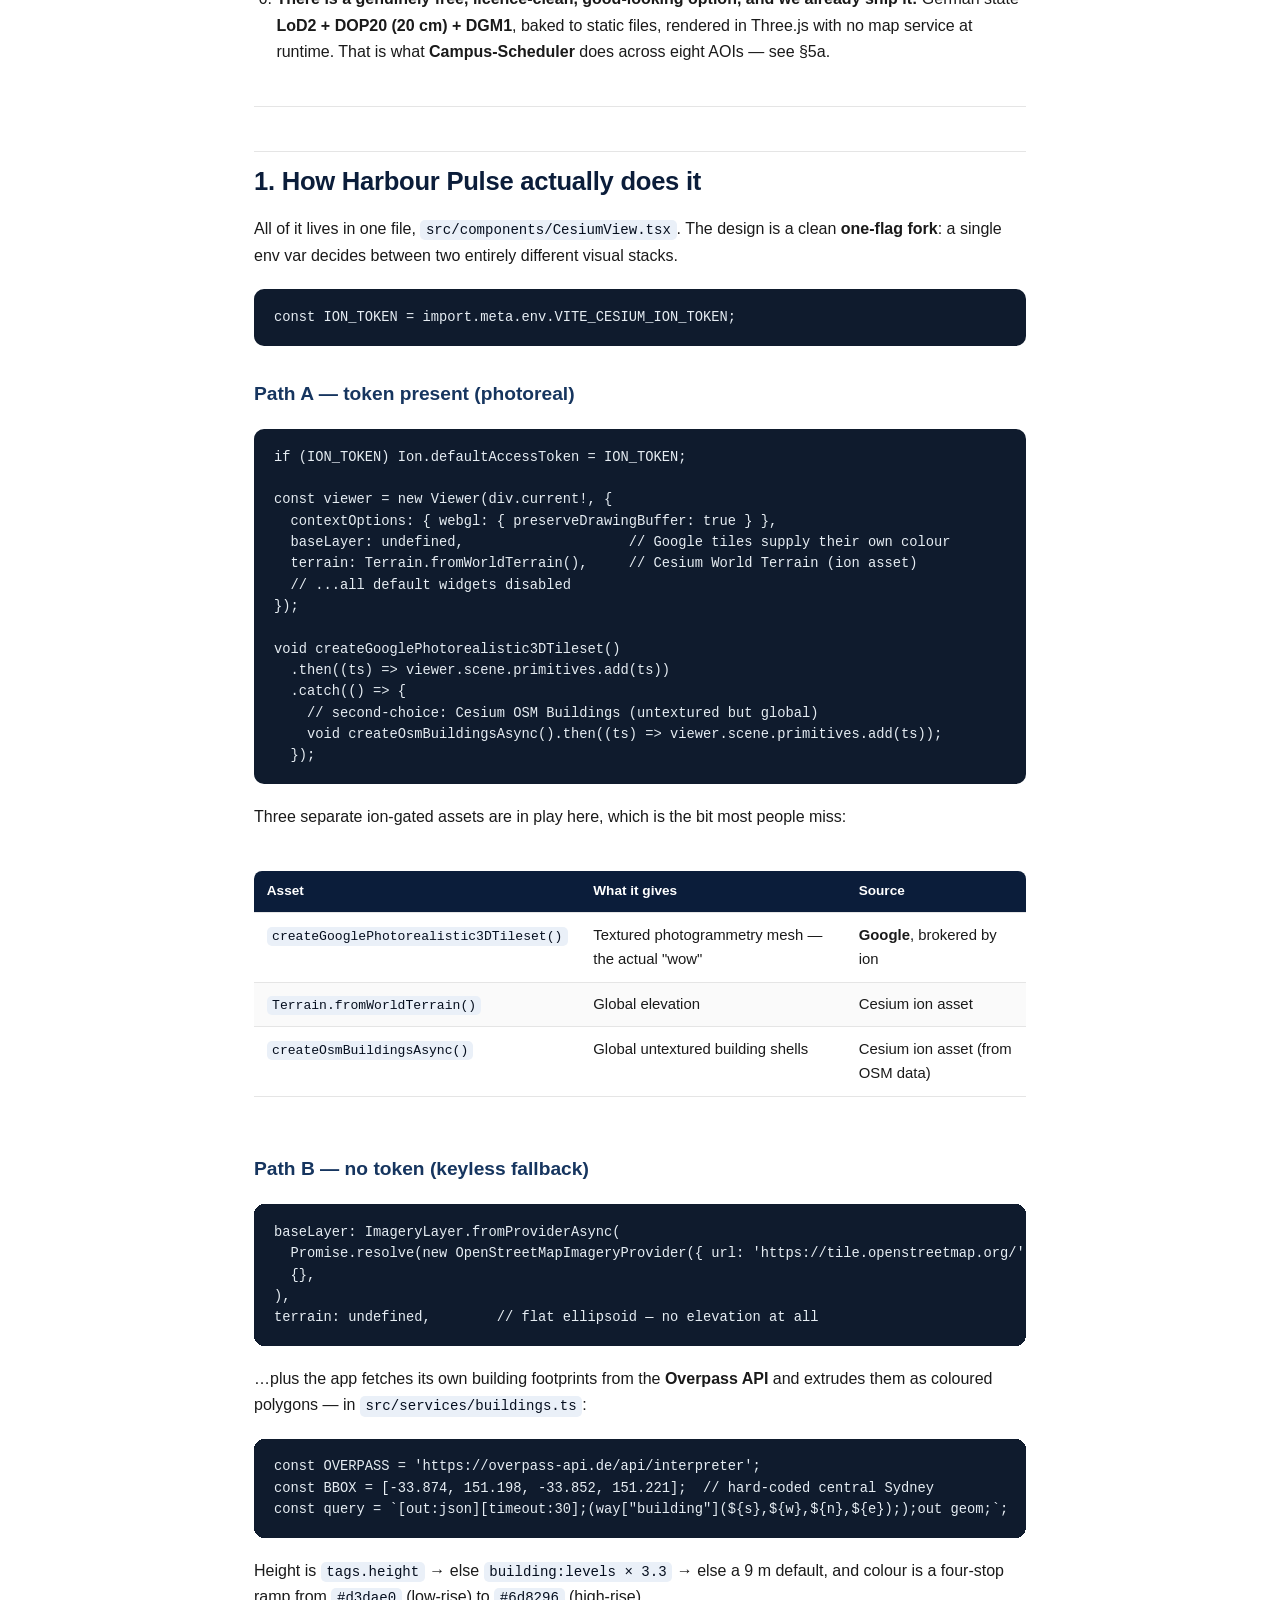
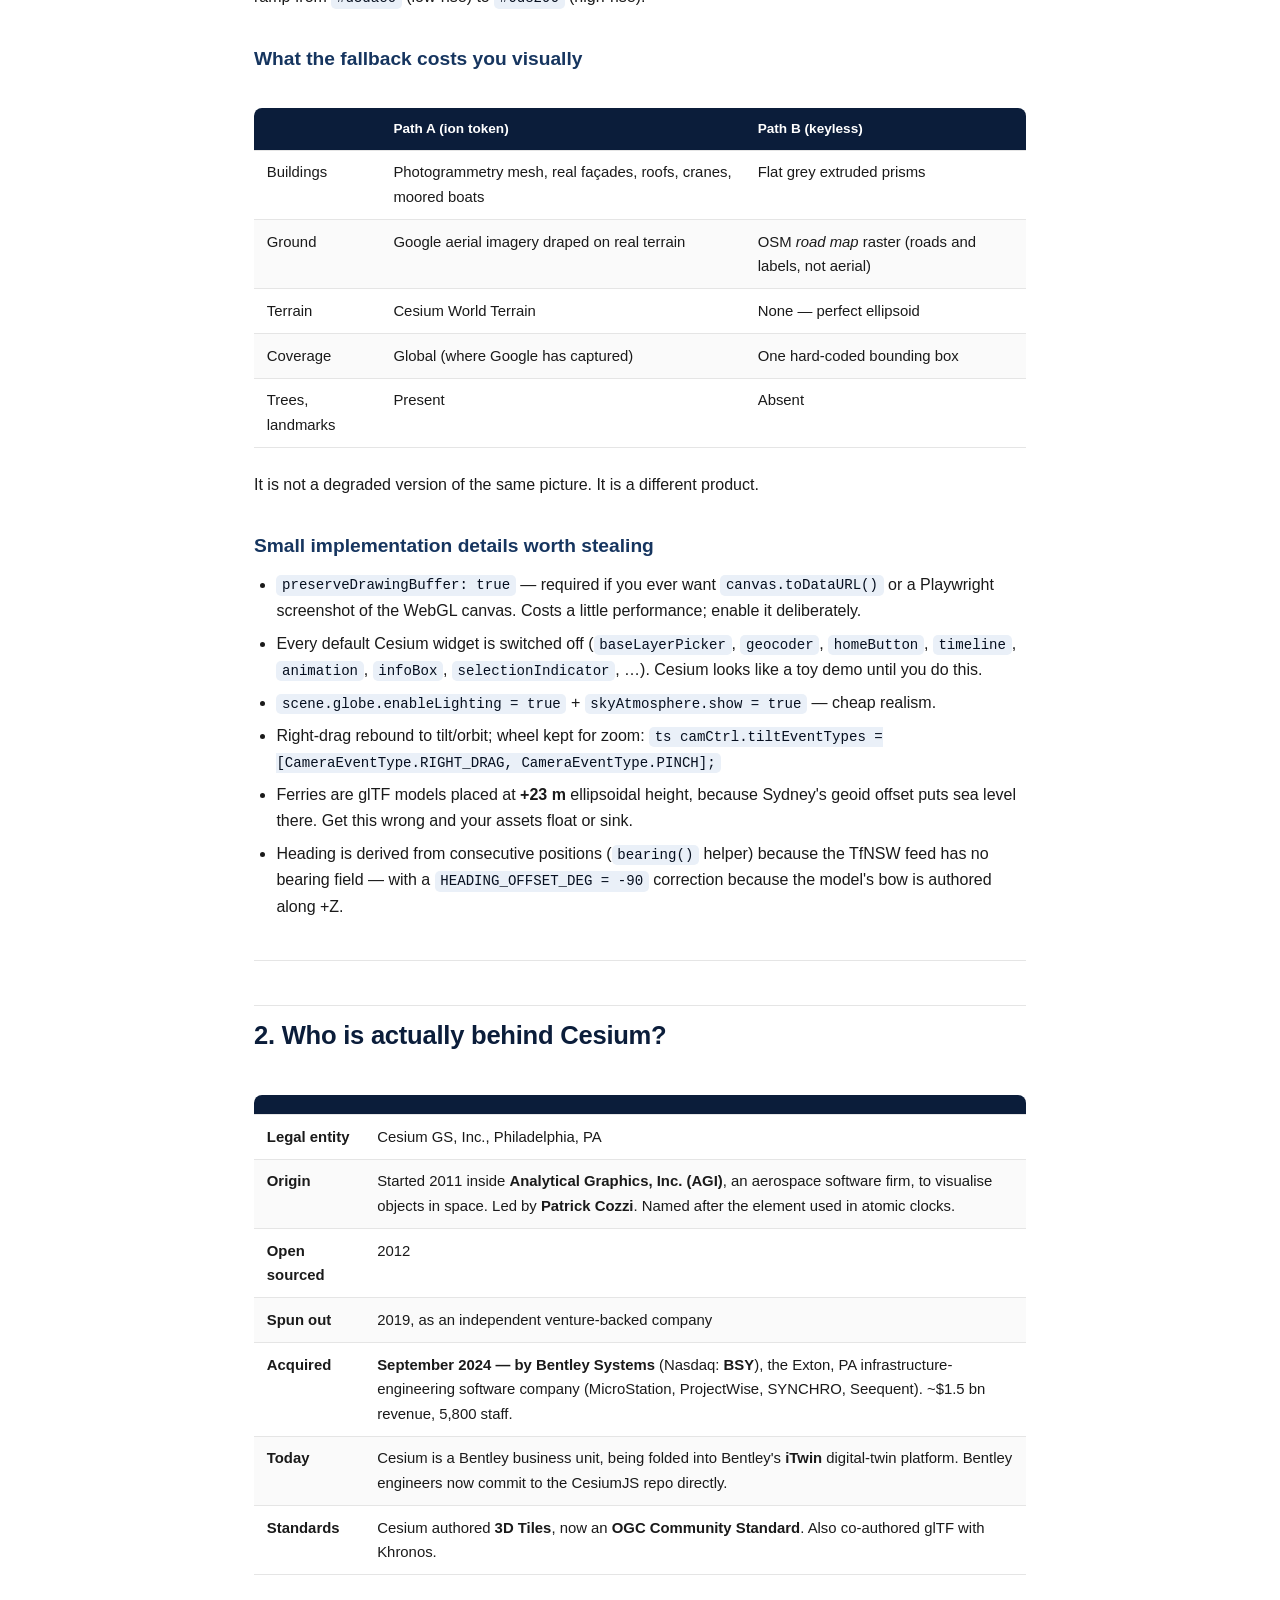
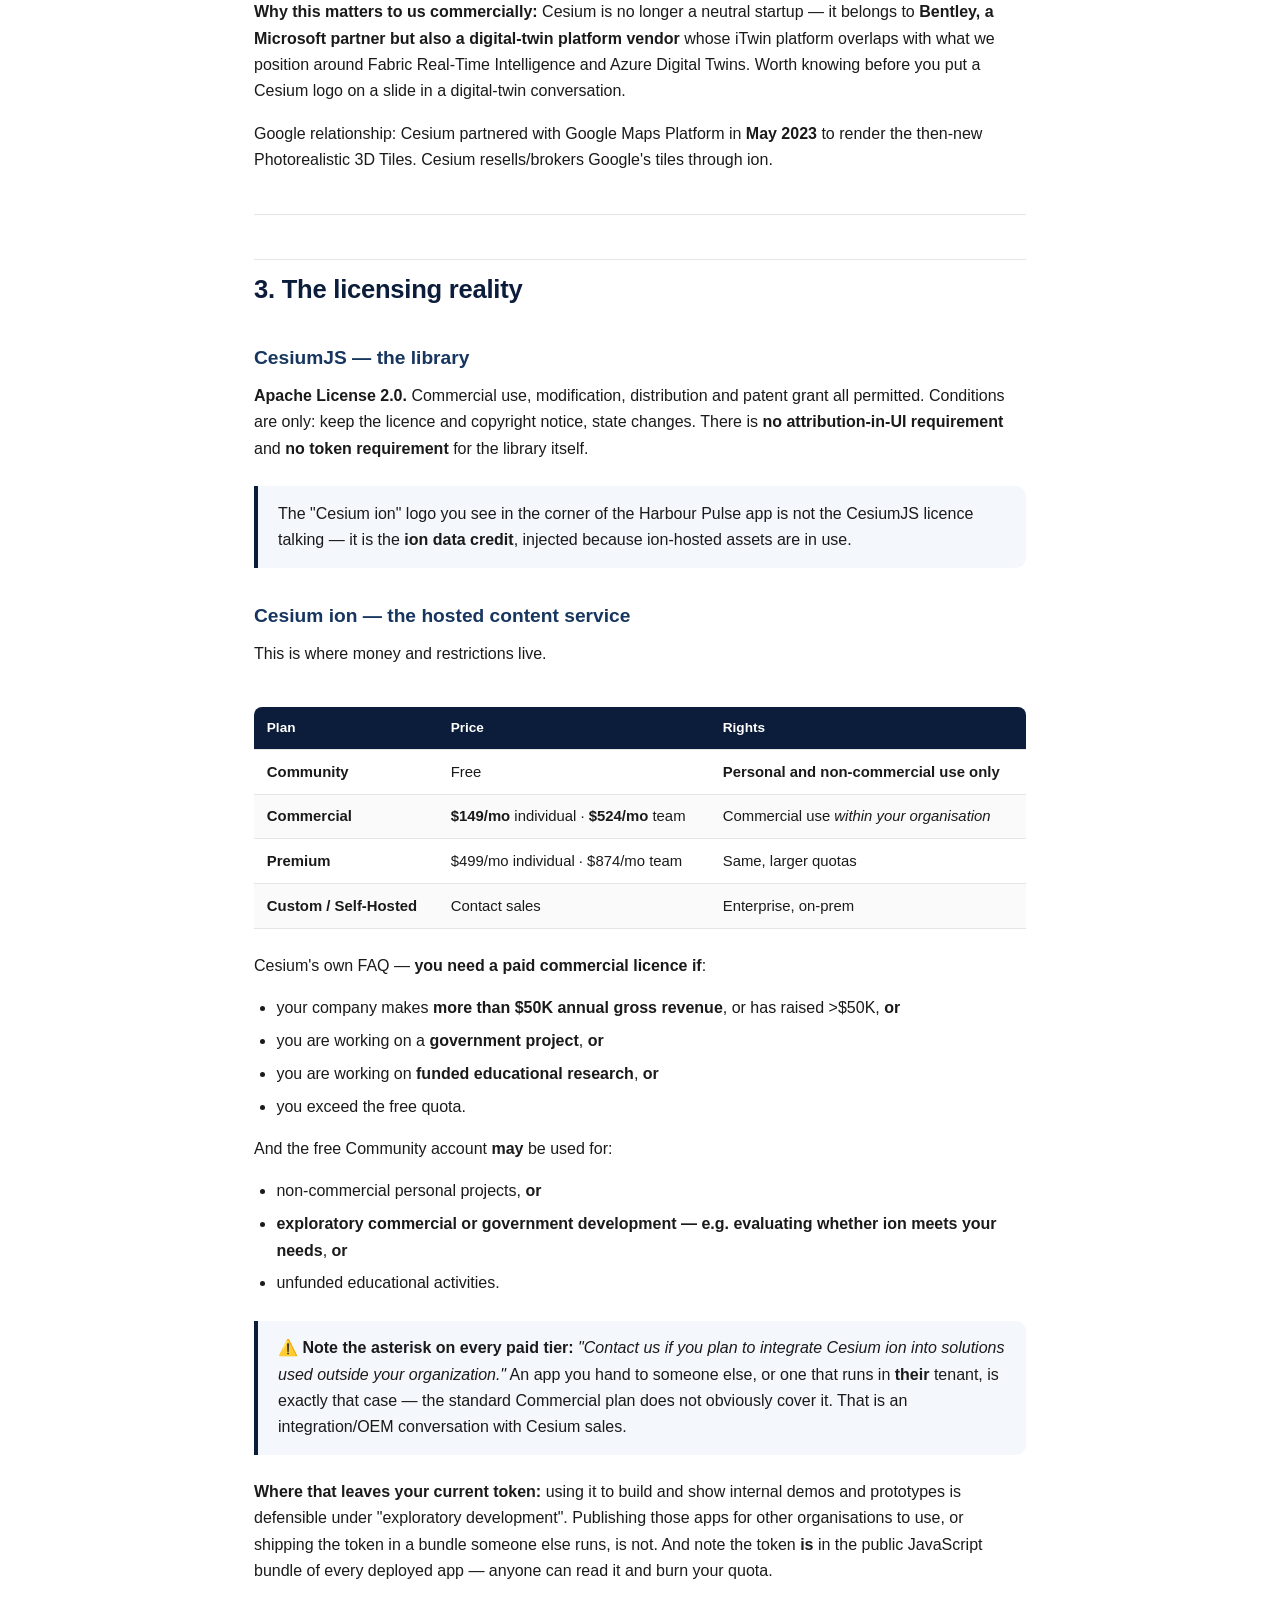
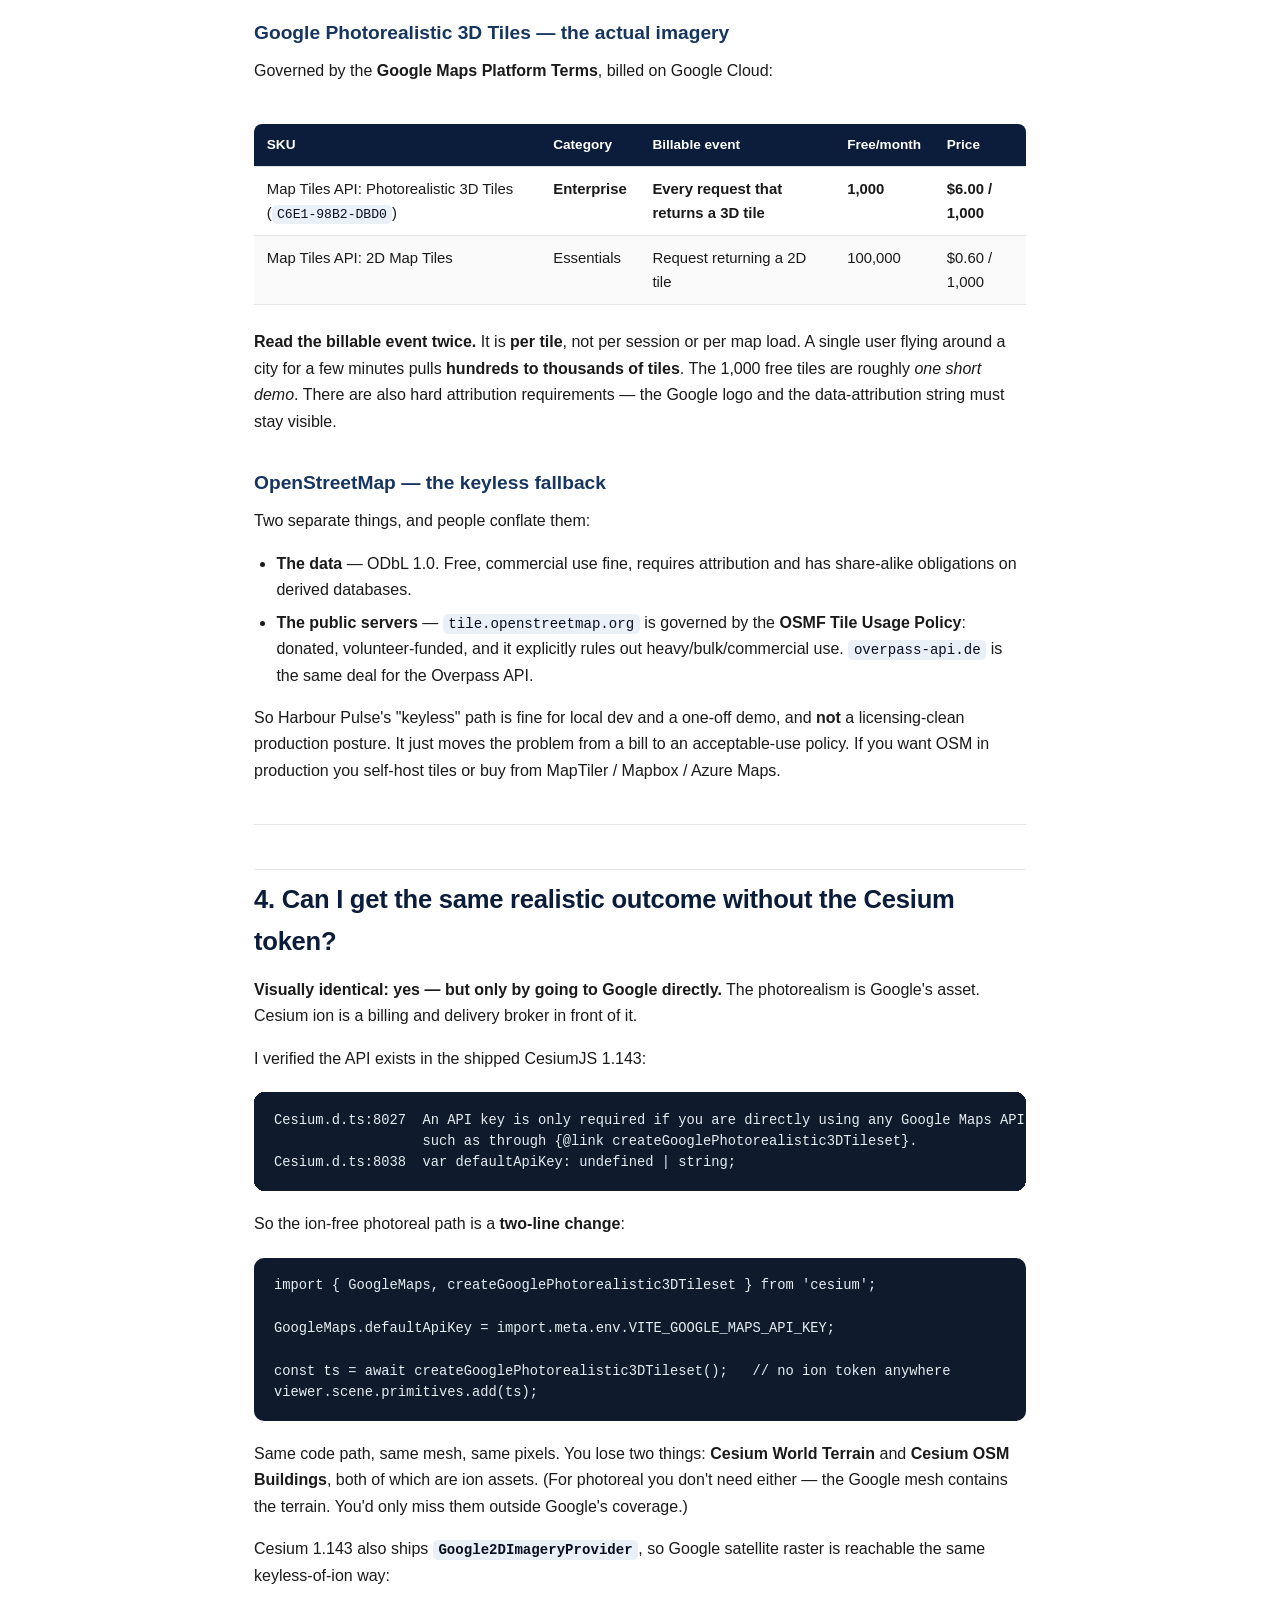
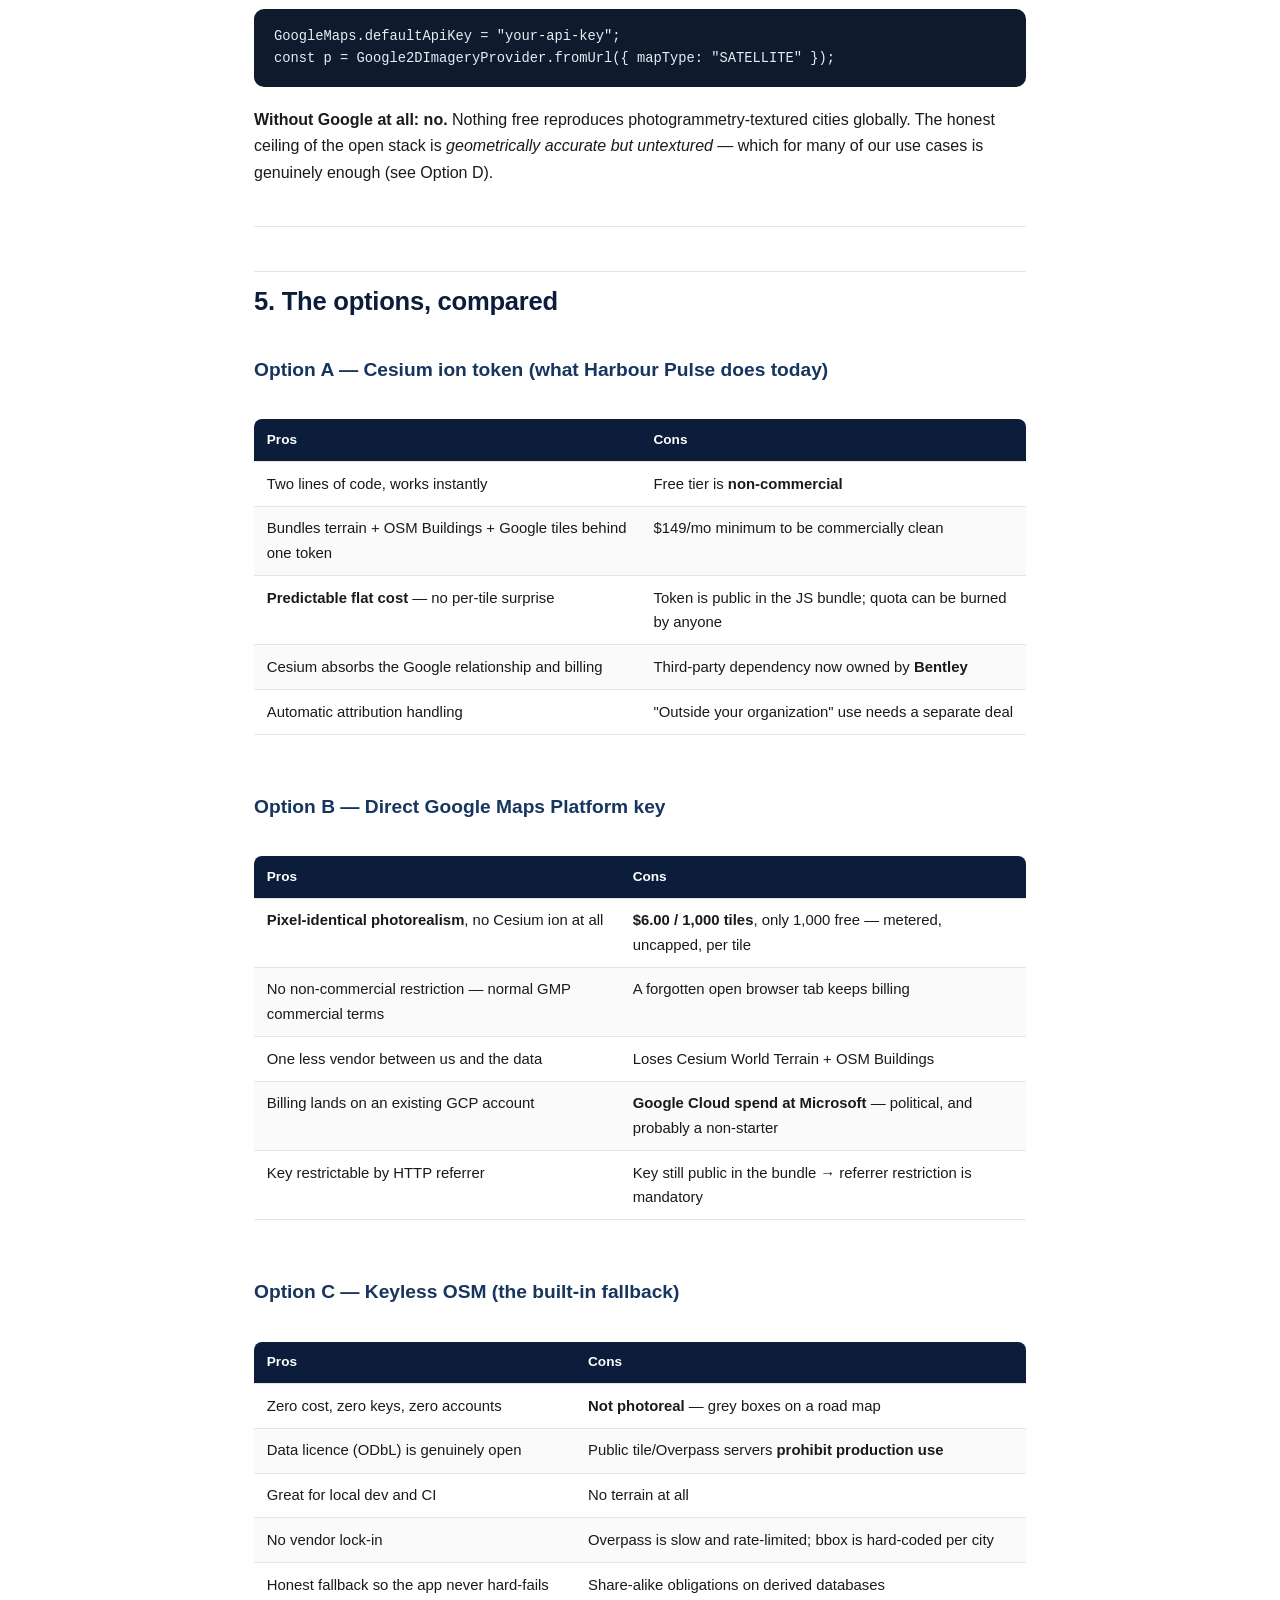
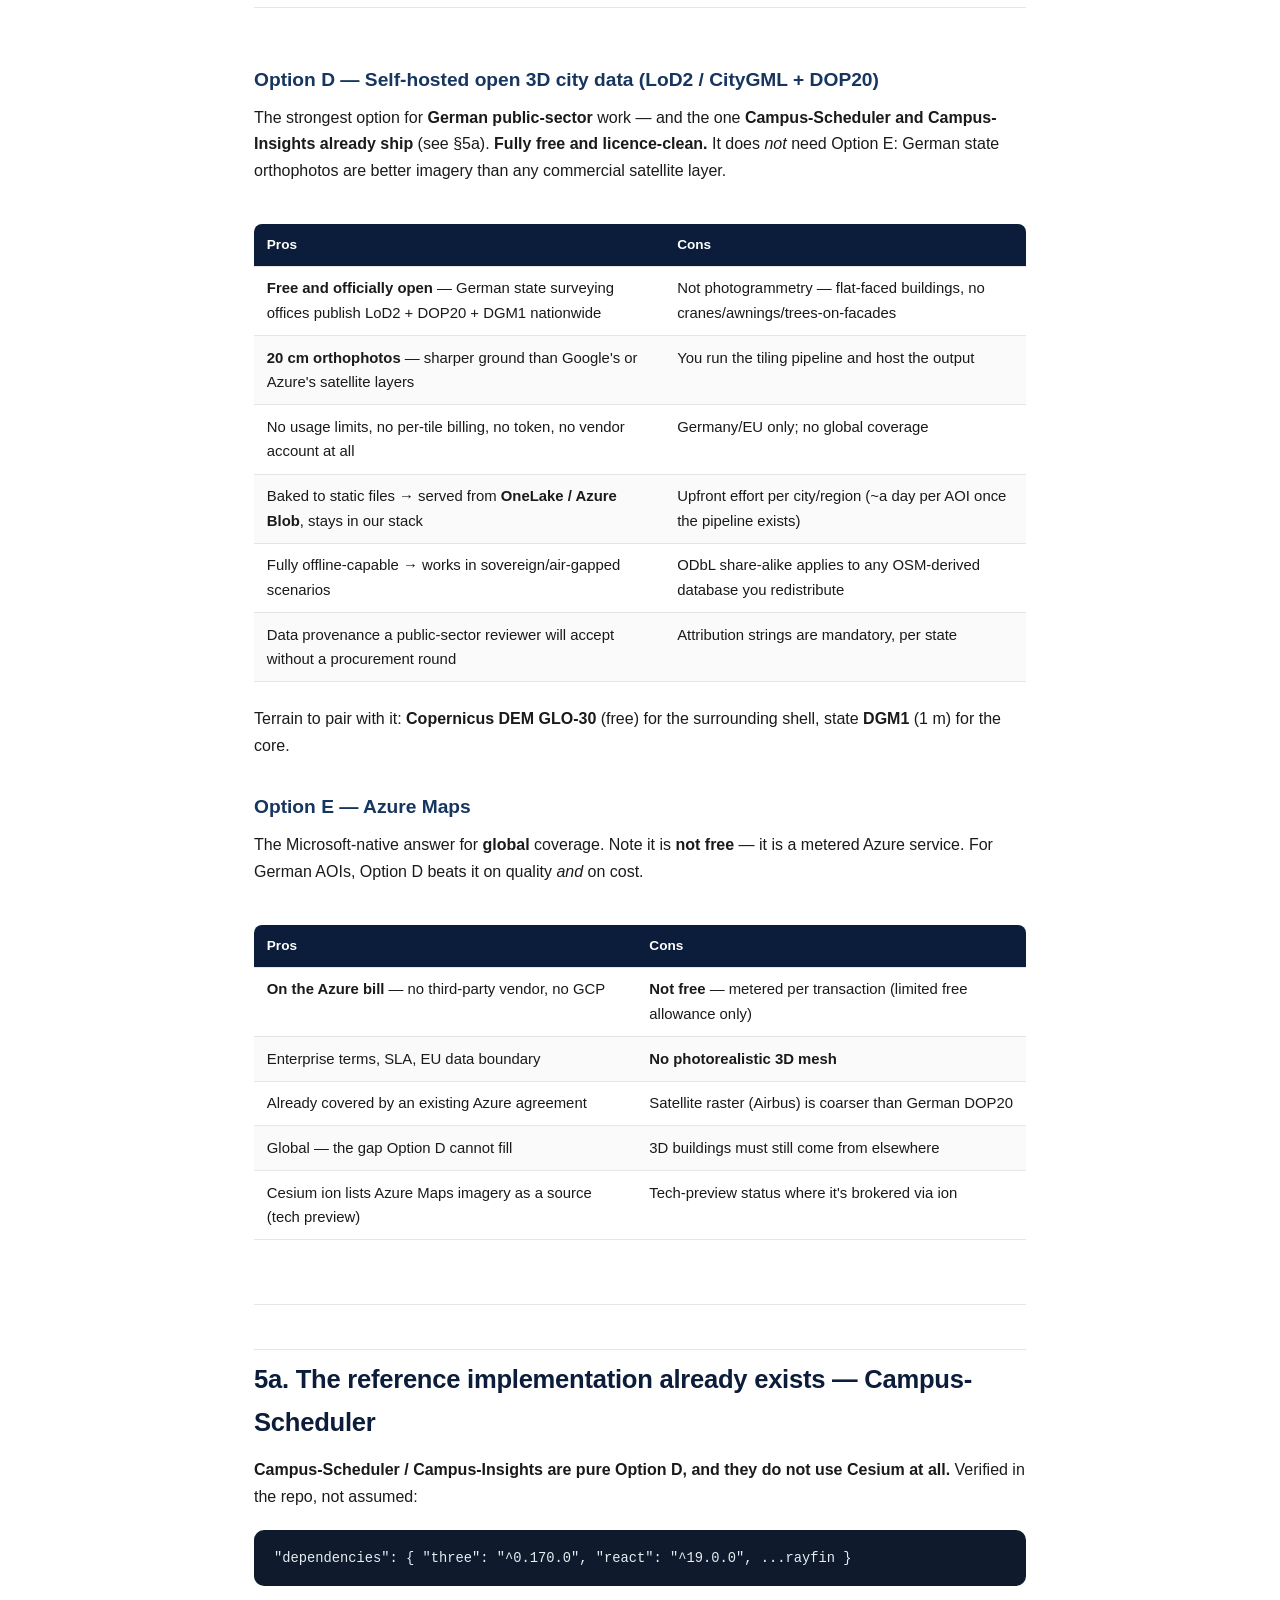
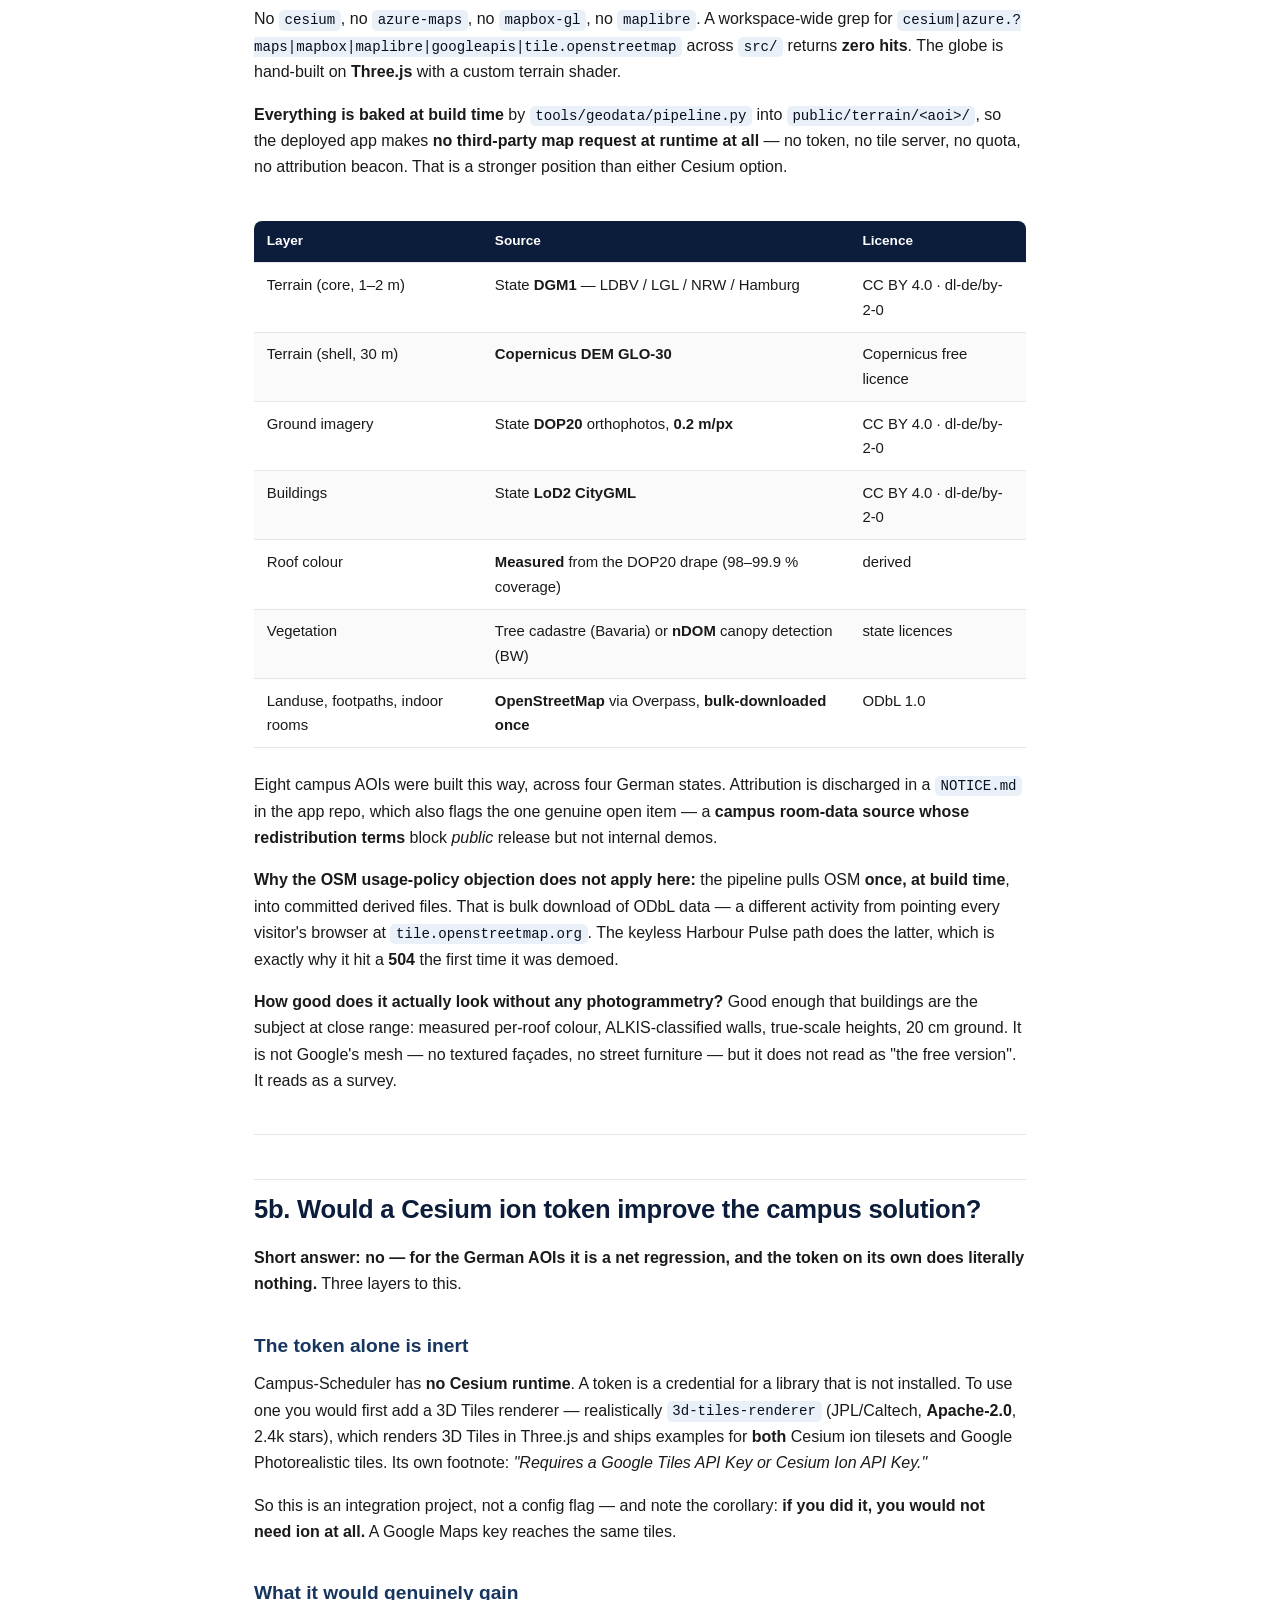
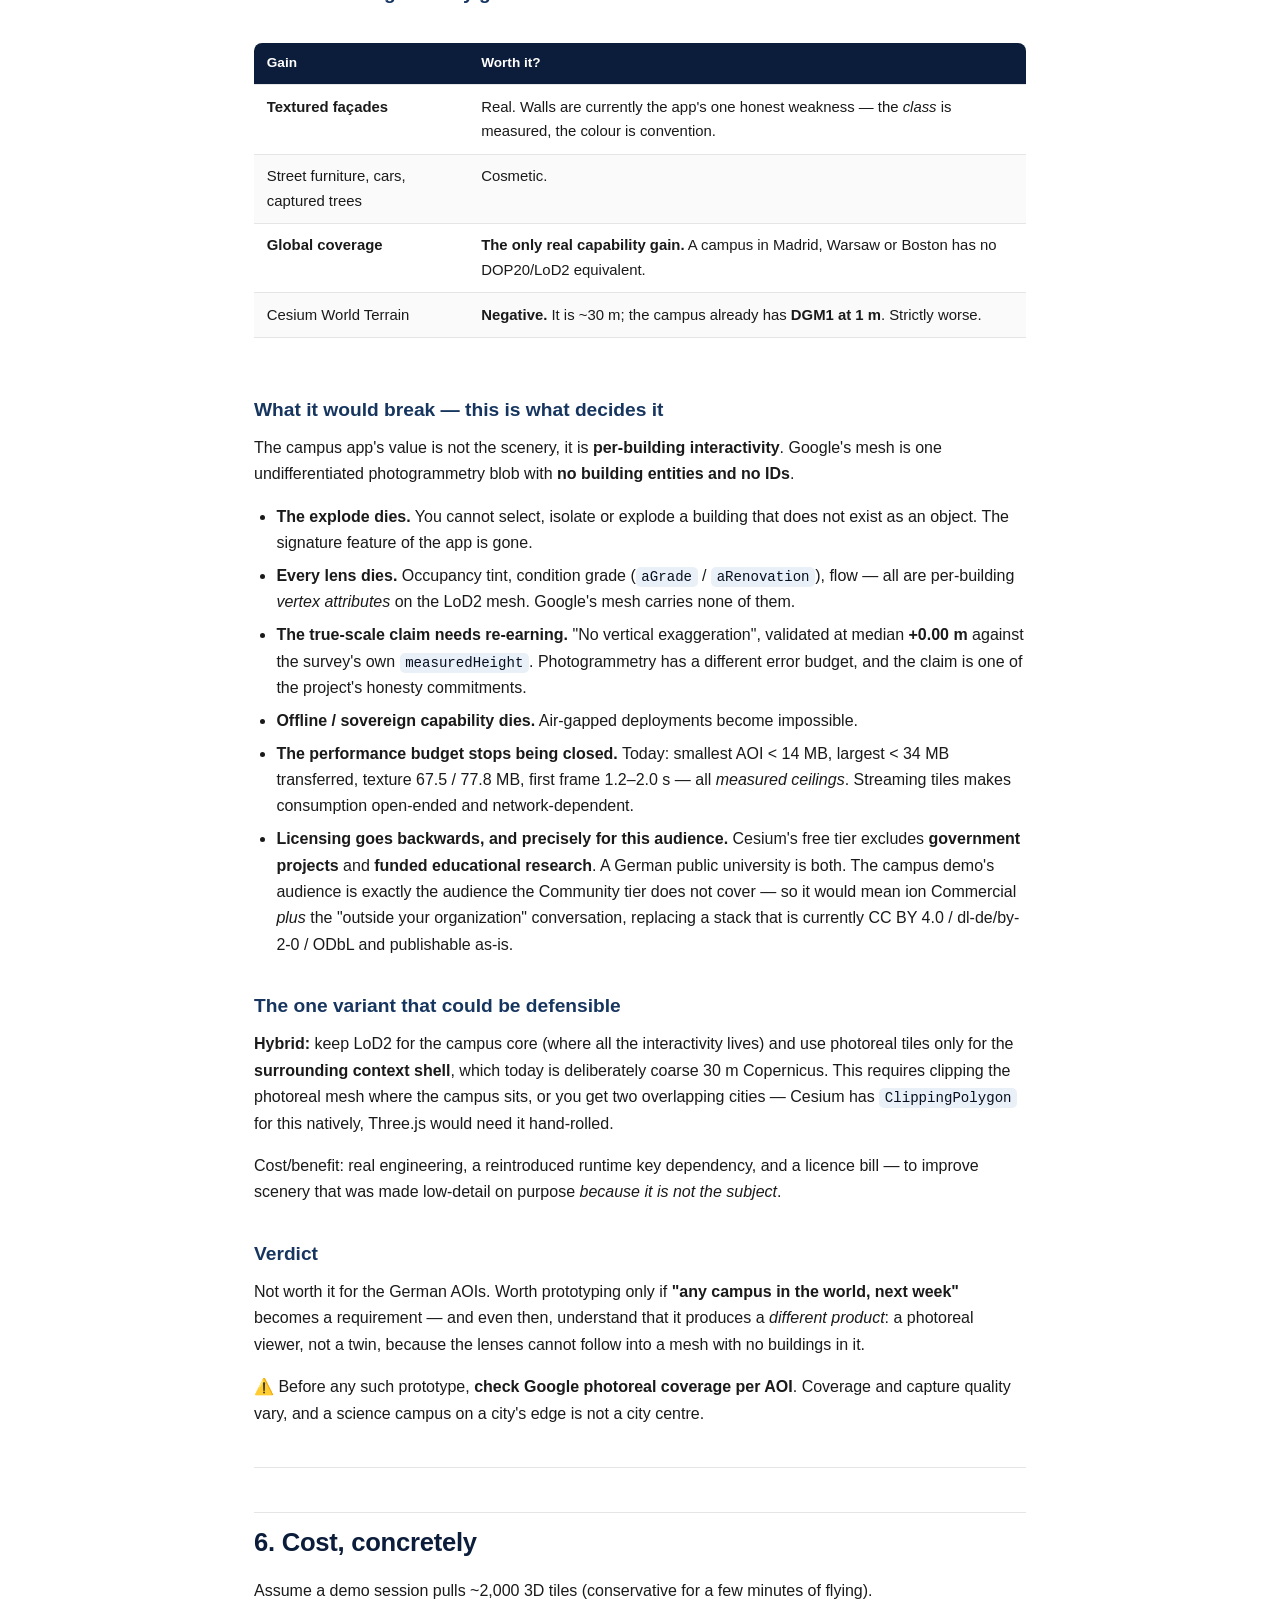
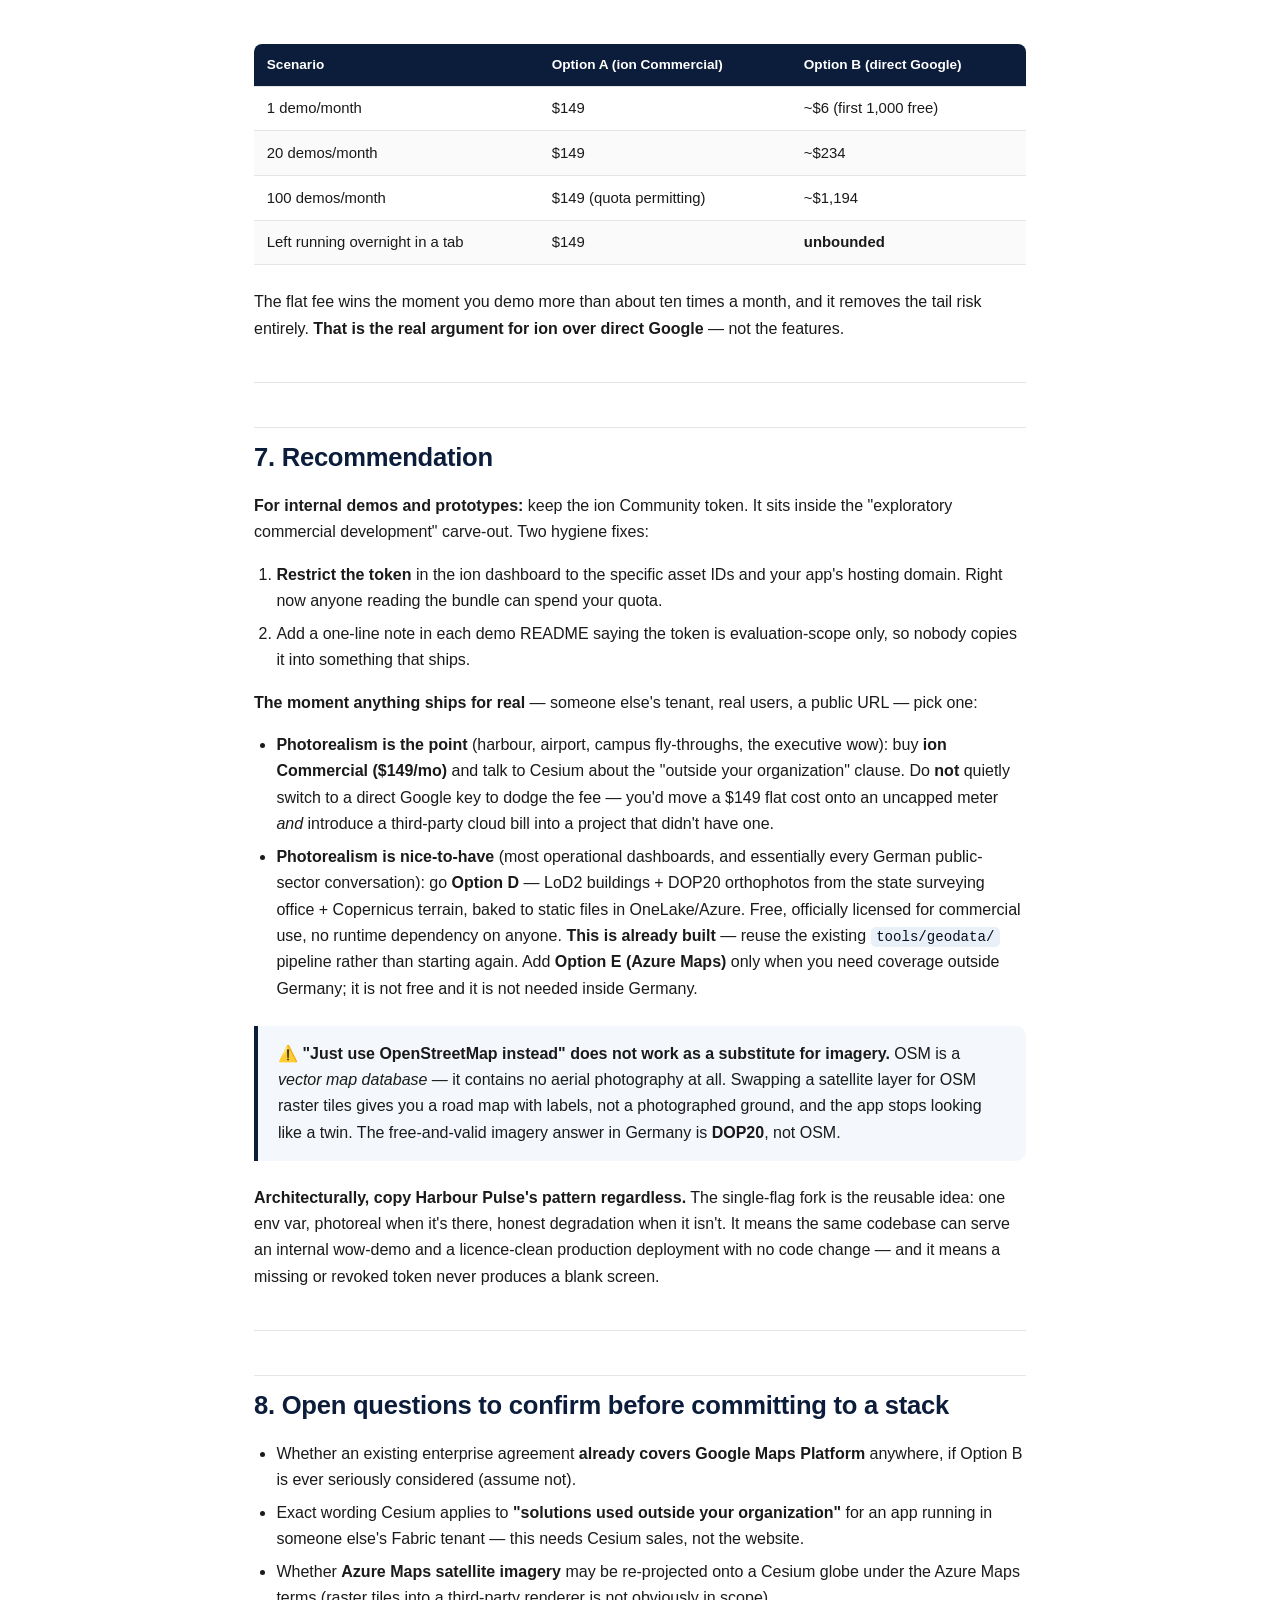
<file: docs/photoreal-maps.html>
<!doctype html>
<html lang="en">
<head>
<meta charset="utf-8" />
<meta name="viewport" content="width=device-width, initial-scale=1" />
<title>Photoreal 3D maps — what you actually pay for · Fabric App Learnings</title>
<meta name="description" content="Renderer, broker and content are three different things. Most cost surprises come from conflating them." />
<link rel="stylesheet" href="assets/css/style.css" />
</head>
<body>

<nav class="top">
  <div class="wrap">
    <a class="logo" href="index.html">Fabric App <span>Learnings</span></a>
    <div class="links">
        <a href="index.html">Home</a>
        <a href="drone-camera.html">Drone camera</a>
        <a href="3d-terrain.html">3D terrain</a>
        <a href="limitations.html">What to plan for</a>
        <a href="photoreal-maps.html" class="active">Photoreal maps</a>
        <a href="choosing.html">Choosing a front end</a>
        <a href="calculator/index.html">Calculator</a>
    </div>
  </div>
</nav>

<header class="hero compact">
  <div class="wrap">
    <h1>Photoreal 3D maps — what you actually pay for</h1>
    <p class="sub">Renderer, broker and content are three different things. Most cost surprises come from conflating them.</p>
    
  </div>
</header>

<section>
  <div class="wrap reading">
    <div class="toc"><strong>On this page</strong>
    <ul>
      <li><a href="#tldr-the-six-things-that-matter">TL;DR — the six things that matter</a></li>
      <li><a href="#1-how-harbour-pulse-actually-does-it">1. How Harbour Pulse actually does it</a></li>
      <li><a href="#2-who-is-actually-behind-cesium">2. Who is actually behind Cesium?</a></li>
      <li><a href="#3-the-licensing-reality">3. The licensing reality</a></li>
      <li><a href="#4-can-i-get-the-same-realistic-outcome-without-the-cesium-token">4. Can I get the same realistic outcome without the Cesium token?</a></li>
      <li><a href="#5-the-options-compared">5. The options, compared</a></li>
      <li><a href="#5a-the-reference-implementation-already-exists-campus-scheduler">5a. The reference implementation already exists — Campus-Scheduler</a></li>
      <li><a href="#5b-would-a-cesium-ion-token-improve-the-campus-solution">5b. Would a Cesium ion token improve the campus solution?</a></li>
      <li><a href="#6-cost-concretely">6. Cost, concretely</a></li>
      <li><a href="#7-recommendation">7. Recommendation</a></li>
      <li><a href="#8-open-questions-to-confirm-before-committing-to-a-stack">8. Open questions to confirm before committing to a stack</a></li>
      <li><a href="#references">References</a></li>
    </ul>
  </div>
    <article>
<p>Analysis of how <strong>Harbour Pulse</strong> (<code>fabric-harbour-pulse</code>) renders its photoreal Sydney Harbour,
what is reusable for our other 3D solutions, and what the licensing actually permits.</p>
<p>Researched 2026-08-10 against CesiumJS 1.143, Cesium ion pricing, and the Google Maps Platform price list.</p>
<hr />
<h2 id="tldr-the-six-things-that-matter">TL;DR — the six things that matter</h2>
<ol>
<li><strong>The photorealism is Google's, not Cesium's.</strong> Cesium is the renderer and the broker.
   The textured 3D mesh comes from <strong>Google Photorealistic 3D Tiles</strong>.</li>
<li><strong>CesiumJS is Apache-2.0</strong> — free, commercial use explicitly permitted, no token needed.
   Only <strong>Cesium ion</strong> (the hosted content/CDN service) is licensed.</li>
<li><strong>The Cesium ion free "Community" tier is non-commercial.</strong> It is <em>not</em> valid for a
   company with &gt;$50K revenue, for government projects, or for funded educational research —
   with one carve-out that is usually the relevant one: <em>"exploratory commercial or government
   development, e.g. evaluating if Cesium ion will meet your needs."</em> Internal demos sit inside
   that carve-out. Anything you hand to another organisation to run does not.</li>
<li><strong>Yes, you can get the identical photoreal result without a Cesium token</strong> — set
   <code>Cesium.GoogleMaps.defaultApiKey</code> and go straight to Google. But you swap a $149/month
   flat fee for <strong>metered per-tile billing at $6.00 / 1,000 tiles with only 1,000 free per month</strong>,
   which is the more dangerous of the two options for a demo that gets left running.</li>
<li><strong>OpenStreetMap is not the "free commercial" answer people assume.</strong> The <em>data</em> is fine
   (ODbL). The <em>public tile server</em> (<code>tile.openstreetmap.org</code>) and the <em>public Overpass API</em>
   are donated infrastructure with usage policies that rule out production and heavy use.
   And visually it is not close — grey extruded boxes, not a photoreal city. <strong>OSM also has no
   aerial imagery whatsoever</strong> — it is a vector database, so it cannot replace a satellite or
   orthophoto layer.</li>
<li><strong>There is a genuinely free, licence-clean, good-looking option, and we already ship it:</strong>
   German state <strong>LoD2 + DOP20 (20 cm) + DGM1</strong>, baked to static files, rendered in Three.js with
   no map service at runtime. That is what <strong>Campus-Scheduler</strong> does across eight AOIs — see §5a.</li>
</ol>
<hr />
<h2 id="1-how-harbour-pulse-actually-does-it">1. How Harbour Pulse actually does it</h2>
<p>All of it lives in one file, <code>src/components/CesiumView.tsx</code>.
The design is a clean <strong>one-flag fork</strong>: a single env var decides between two entirely different
visual stacks.</p>
<pre><code class="language-ts">const ION_TOKEN = import.meta.env.VITE_CESIUM_ION_TOKEN;
</code></pre>
<h3 id="path-a-token-present-photoreal">Path A — token present (photoreal)</h3>
<pre><code class="language-ts">if (ION_TOKEN) Ion.defaultAccessToken = ION_TOKEN;

const viewer = new Viewer(div.current!, {
  contextOptions: { webgl: { preserveDrawingBuffer: true } },
  baseLayer: undefined,                    // Google tiles supply their own colour
  terrain: Terrain.fromWorldTerrain(),     // Cesium World Terrain (ion asset)
  // ...all default widgets disabled
});

void createGooglePhotorealistic3DTileset()
  .then((ts) =&gt; viewer.scene.primitives.add(ts))
  .catch(() =&gt; {
    // second-choice: Cesium OSM Buildings (untextured but global)
    void createOsmBuildingsAsync().then((ts) =&gt; viewer.scene.primitives.add(ts));
  });
</code></pre>
<p>Three separate ion-gated assets are in play here, which is the bit most people miss:</p>
<div class="table-scroll"><table>
<thead>
<tr>
<th>Asset</th>
<th>What it gives</th>
<th>Source</th>
</tr>
</thead>
<tbody>
<tr>
<td><code>createGooglePhotorealistic3DTileset()</code></td>
<td>Textured photogrammetry mesh — the actual "wow"</td>
<td><strong>Google</strong>, brokered by ion</td>
</tr>
<tr>
<td><code>Terrain.fromWorldTerrain()</code></td>
<td>Global elevation</td>
<td>Cesium ion asset</td>
</tr>
<tr>
<td><code>createOsmBuildingsAsync()</code></td>
<td>Global untextured building shells</td>
<td>Cesium ion asset (from OSM data)</td>
</tr>
</tbody>
</table></div>
<h3 id="path-b-no-token-keyless-fallback">Path B — no token (keyless fallback)</h3>
<pre><code class="language-ts">baseLayer: ImageryLayer.fromProviderAsync(
  Promise.resolve(new OpenStreetMapImageryProvider({ url: 'https://tile.openstreetmap.org/' })),
  {},
),
terrain: undefined,        // flat ellipsoid — no elevation at all
</code></pre>
<p>…plus the app fetches its own building footprints from the <strong>Overpass API</strong> and extrudes them as
coloured polygons — in <code>src/services/buildings.ts</code>:</p>
<pre><code class="language-ts">const OVERPASS = 'https://overpass-api.de/api/interpreter';
const BBOX = [-33.874, 151.198, -33.852, 151.221];  // hard-coded central Sydney
const query = `[out:json][timeout:30];(way[&quot;building&quot;](${s},${w},${n},${e}););out geom;`;
</code></pre>
<p>Height is <code>tags.height</code> → else <code>building:levels × 3.3</code> → else a 9 m default, and colour is a
four-stop ramp from <code>#d3dae0</code> (low-rise) to <code>#6d8296</code> (high-rise).</p>
<h3 id="what-the-fallback-costs-you-visually">What the fallback costs you visually</h3>
<div class="table-scroll"><table>
<thead>
<tr>
<th></th>
<th>Path A (ion token)</th>
<th>Path B (keyless)</th>
</tr>
</thead>
<tbody>
<tr>
<td>Buildings</td>
<td>Photogrammetry mesh, real façades, roofs, cranes, moored boats</td>
<td>Flat grey extruded prisms</td>
</tr>
<tr>
<td>Ground</td>
<td>Google aerial imagery draped on real terrain</td>
<td>OSM <em>road map</em> raster (roads and labels, not aerial)</td>
</tr>
<tr>
<td>Terrain</td>
<td>Cesium World Terrain</td>
<td>None — perfect ellipsoid</td>
</tr>
<tr>
<td>Coverage</td>
<td>Global (where Google has captured)</td>
<td>One hard-coded bounding box</td>
</tr>
<tr>
<td>Trees, landmarks</td>
<td>Present</td>
<td>Absent</td>
</tr>
</tbody>
</table></div>
<p>It is not a degraded version of the same picture. It is a different product.</p>
<h3 id="small-implementation-details-worth-stealing">Small implementation details worth stealing</h3>
<ul>
<li><code>preserveDrawingBuffer: true</code> — required if you ever want <code>canvas.toDataURL()</code> or a
  Playwright screenshot of the WebGL canvas. Costs a little performance; enable it deliberately.</li>
<li>Every default Cesium widget is switched off (<code>baseLayerPicker</code>, <code>geocoder</code>, <code>homeButton</code>,
  <code>timeline</code>, <code>animation</code>, <code>infoBox</code>, <code>selectionIndicator</code>, …). Cesium looks like a toy demo
  until you do this.</li>
<li><code>scene.globe.enableLighting = true</code> + <code>skyAtmosphere.show = true</code> — cheap realism.</li>
<li>Right-drag rebound to tilt/orbit; wheel kept for zoom:
  <code>ts
  camCtrl.tiltEventTypes = [CameraEventType.RIGHT_DRAG, CameraEventType.PINCH];</code></li>
<li>Ferries are glTF models placed at <strong>+23 m</strong> ellipsoidal height, because Sydney's geoid offset
  puts sea level there. Get this wrong and your assets float or sink.</li>
<li>Heading is derived from consecutive positions (<code>bearing()</code> helper) because the TfNSW feed has
  no bearing field — with a <code>HEADING_OFFSET_DEG = -90</code> correction because the model's bow is
  authored along +Z.</li>
</ul>
<hr />
<h2 id="2-who-is-actually-behind-cesium">2. Who is actually behind Cesium?</h2>
<div class="table-scroll"><table>
<thead>
<tr>
<th></th>
<th></th>
</tr>
</thead>
<tbody>
<tr>
<td><strong>Legal entity</strong></td>
<td>Cesium GS, Inc., Philadelphia, PA</td>
</tr>
<tr>
<td><strong>Origin</strong></td>
<td>Started 2011 inside <strong>Analytical Graphics, Inc. (AGI)</strong>, an aerospace software firm, to visualise objects in space. Led by <strong>Patrick Cozzi</strong>. Named after the element used in atomic clocks.</td>
</tr>
<tr>
<td><strong>Open sourced</strong></td>
<td>2012</td>
</tr>
<tr>
<td><strong>Spun out</strong></td>
<td>2019, as an independent venture-backed company</td>
</tr>
<tr>
<td><strong>Acquired</strong></td>
<td><strong>September 2024 — by Bentley Systems</strong> (Nasdaq: <strong>BSY</strong>), the Exton, PA infrastructure-engineering software company (MicroStation, ProjectWise, SYNCHRO, Seequent). ~$1.5 bn revenue, 5,800 staff.</td>
</tr>
<tr>
<td><strong>Today</strong></td>
<td>Cesium is a Bentley business unit, being folded into Bentley's <strong>iTwin</strong> digital-twin platform. Bentley engineers now commit to the CesiumJS repo directly.</td>
</tr>
<tr>
<td><strong>Standards</strong></td>
<td>Cesium authored <strong>3D Tiles</strong>, now an <strong>OGC Community Standard</strong>. Also co-authored glTF with Khronos.</td>
</tr>
</tbody>
</table></div>
<p><strong>Why this matters to us commercially:</strong> Cesium is no longer a neutral startup — it belongs to
<strong>Bentley, a Microsoft partner but also a digital-twin platform vendor</strong> whose iTwin platform
overlaps with what we position around Fabric Real-Time Intelligence and Azure Digital Twins.
Worth knowing before you put a Cesium logo on a slide in a digital-twin conversation.</p>
<p>Google relationship: Cesium partnered with Google Maps Platform in <strong>May 2023</strong> to render the
then-new Photorealistic 3D Tiles. Cesium resells/brokers Google's tiles through ion.</p>
<hr />
<h2 id="3-the-licensing-reality">3. The licensing reality</h2>
<h3 id="cesiumjs-the-library">CesiumJS — the library</h3>
<p><strong>Apache License 2.0.</strong> Commercial use, modification, distribution and patent grant all
permitted. Conditions are only: keep the licence and copyright notice, state changes.
There is <strong>no attribution-in-UI requirement</strong> and <strong>no token requirement</strong> for the library itself.</p>
<blockquote>
<p>The "Cesium ion" logo you see in the corner of the Harbour Pulse app is not the CesiumJS
licence talking — it is the <strong>ion data credit</strong>, injected because ion-hosted assets are in use.</p>
</blockquote>
<h3 id="cesium-ion-the-hosted-content-service">Cesium ion — the hosted content service</h3>
<p>This is where money and restrictions live.</p>
<div class="table-scroll"><table>
<thead>
<tr>
<th>Plan</th>
<th>Price</th>
<th>Rights</th>
</tr>
</thead>
<tbody>
<tr>
<td><strong>Community</strong></td>
<td>Free</td>
<td><strong>Personal and non-commercial use only</strong></td>
</tr>
<tr>
<td><strong>Commercial</strong></td>
<td><strong>$149/mo</strong> individual · <strong>$524/mo</strong> team</td>
<td>Commercial use <em>within your organisation</em></td>
</tr>
<tr>
<td><strong>Premium</strong></td>
<td>$499/mo individual · $874/mo team</td>
<td>Same, larger quotas</td>
</tr>
<tr>
<td><strong>Custom / Self-Hosted</strong></td>
<td>Contact sales</td>
<td>Enterprise, on-prem</td>
</tr>
</tbody>
</table></div>
<p>Cesium's own FAQ — <strong>you need a paid commercial licence if</strong>:</p>
<ul>
<li>your company makes <strong>more than $50K annual gross revenue</strong>, or has raised &gt;$50K, <strong>or</strong></li>
<li>you are working on a <strong>government project</strong>, <strong>or</strong></li>
<li>you are working on <strong>funded educational research</strong>, <strong>or</strong></li>
<li>you exceed the free quota.</li>
</ul>
<p>And the free Community account <strong>may</strong> be used for:</p>
<ul>
<li>non-commercial personal projects, <strong>or</strong></li>
<li><strong>exploratory commercial or government development — e.g. evaluating whether ion meets your needs</strong>, <strong>or</strong></li>
<li>unfunded educational activities.</li>
</ul>
<blockquote>
<p>⚠️ <strong>Note the asterisk on every paid tier:</strong> <em>"Contact us if you plan to integrate Cesium ion
into solutions used outside your organization."</em> An app you hand to someone else, or one that
runs in <strong>their</strong> tenant, is exactly that case — the standard Commercial plan does not obviously
cover it. That is an integration/OEM conversation with Cesium sales.</p>
</blockquote>
<p><strong>Where that leaves your current token:</strong> using it to build and show internal demos and prototypes
is defensible under "exploratory development". Publishing those apps for other organisations to use,
or shipping the token in a bundle someone else runs, is not. And note the token <strong>is</strong> in the public
JavaScript bundle of every deployed app — anyone can read it and burn your quota.</p>
<h3 id="google-photorealistic-3d-tiles-the-actual-imagery">Google Photorealistic 3D Tiles — the actual imagery</h3>
<p>Governed by the <strong>Google Maps Platform Terms</strong>, billed on Google Cloud:</p>
<div class="table-scroll"><table>
<thead>
<tr>
<th>SKU</th>
<th>Category</th>
<th>Billable event</th>
<th>Free/month</th>
<th>Price</th>
</tr>
</thead>
<tbody>
<tr>
<td>Map Tiles API: Photorealistic 3D Tiles (<code>C6E1-98B2-DBD0</code>)</td>
<td><strong>Enterprise</strong></td>
<td><strong>Every request that returns a 3D tile</strong></td>
<td><strong>1,000</strong></td>
<td><strong>$6.00 / 1,000</strong></td>
</tr>
<tr>
<td>Map Tiles API: 2D Map Tiles</td>
<td>Essentials</td>
<td>Request returning a 2D tile</td>
<td>100,000</td>
<td>$0.60 / 1,000</td>
</tr>
</tbody>
</table></div>
<p><strong>Read the billable event twice.</strong> It is <strong>per tile</strong>, not per session or per map load. A single
user flying around a city for a few minutes pulls <strong>hundreds to thousands of tiles</strong>. The 1,000
free tiles are roughly <em>one short demo</em>. There are also hard attribution requirements — the
Google logo and the data-attribution string must stay visible.</p>
<h3 id="openstreetmap-the-keyless-fallback">OpenStreetMap — the keyless fallback</h3>
<p>Two separate things, and people conflate them:</p>
<ul>
<li><strong>The data</strong> — ODbL 1.0. Free, commercial use fine, requires attribution and has share-alike
  obligations on derived databases.</li>
<li><strong>The public servers</strong> — <code>tile.openstreetmap.org</code> is governed by the
  <strong>OSMF Tile Usage Policy</strong>: donated, volunteer-funded, and it explicitly rules out
  heavy/bulk/commercial use. <code>overpass-api.de</code> is the same deal for the Overpass API.</li>
</ul>
<p>So Harbour Pulse's "keyless" path is fine for local dev and a one-off demo, and <strong>not</strong> a
licensing-clean production posture. It just moves the problem from a bill to an acceptable-use
policy. If you want OSM in production you self-host tiles or buy from MapTiler / Mapbox / Azure Maps.</p>
<hr />
<h2 id="4-can-i-get-the-same-realistic-outcome-without-the-cesium-token">4. Can I get the same realistic outcome without the Cesium token?</h2>
<p><strong>Visually identical: yes — but only by going to Google directly.</strong> The photorealism is Google's
asset. Cesium ion is a billing and delivery broker in front of it.</p>
<p>I verified the API exists in the shipped CesiumJS 1.143:</p>
<pre><code>Cesium.d.ts:8027  An API key is only required if you are directly using any Google Maps APIs,
                  such as through {@link createGooglePhotorealistic3DTileset}.
Cesium.d.ts:8038  var defaultApiKey: undefined | string;
</code></pre>
<p>So the ion-free photoreal path is a <strong>two-line change</strong>:</p>
<pre><code class="language-ts">import { GoogleMaps, createGooglePhotorealistic3DTileset } from 'cesium';

GoogleMaps.defaultApiKey = import.meta.env.VITE_GOOGLE_MAPS_API_KEY;

const ts = await createGooglePhotorealistic3DTileset();   // no ion token anywhere
viewer.scene.primitives.add(ts);
</code></pre>
<p>Same code path, same mesh, same pixels. You lose two things: <strong>Cesium World Terrain</strong> and
<strong>Cesium OSM Buildings</strong>, both of which are ion assets. (For photoreal you don't need either —
the Google mesh contains the terrain. You'd only miss them outside Google's coverage.)</p>
<p>Cesium 1.143 also ships <strong><code>Google2DImageryProvider</code></strong>, so Google satellite raster is reachable
the same keyless-of-ion way:</p>
<pre><code class="language-ts">GoogleMaps.defaultApiKey = &quot;your-api-key&quot;;
const p = Google2DImageryProvider.fromUrl({ mapType: &quot;SATELLITE&quot; });
</code></pre>
<p><strong>Without Google at all: no.</strong> Nothing free reproduces photogrammetry-textured cities globally.
The honest ceiling of the open stack is <em>geometrically accurate but untextured</em> — which for
many of our use cases is genuinely enough (see Option D).</p>
<hr />
<h2 id="5-the-options-compared">5. The options, compared</h2>
<h3 id="option-a-cesium-ion-token-what-harbour-pulse-does-today">Option A — Cesium ion token (what Harbour Pulse does today)</h3>
<div class="table-scroll"><table>
<thead>
<tr>
<th>Pros</th>
<th>Cons</th>
</tr>
</thead>
<tbody>
<tr>
<td>Two lines of code, works instantly</td>
<td>Free tier is <strong>non-commercial</strong></td>
</tr>
<tr>
<td>Bundles terrain + OSM Buildings + Google tiles behind one token</td>
<td>$149/mo minimum to be commercially clean</td>
</tr>
<tr>
<td><strong>Predictable flat cost</strong> — no per-tile surprise</td>
<td>Token is public in the JS bundle; quota can be burned by anyone</td>
</tr>
<tr>
<td>Cesium absorbs the Google relationship and billing</td>
<td>Third-party dependency now owned by <strong>Bentley</strong></td>
</tr>
<tr>
<td>Automatic attribution handling</td>
<td>"Outside your organization" use needs a separate deal</td>
</tr>
</tbody>
</table></div>
<h3 id="option-b-direct-google-maps-platform-key">Option B — Direct Google Maps Platform key</h3>
<div class="table-scroll"><table>
<thead>
<tr>
<th>Pros</th>
<th>Cons</th>
</tr>
</thead>
<tbody>
<tr>
<td><strong>Pixel-identical photorealism</strong>, no Cesium ion at all</td>
<td><strong>$6.00 / 1,000 tiles</strong>, only 1,000 free — metered, uncapped, per tile</td>
</tr>
<tr>
<td>No non-commercial restriction — normal GMP commercial terms</td>
<td>A forgotten open browser tab keeps billing</td>
</tr>
<tr>
<td>One less vendor between us and the data</td>
<td>Loses Cesium World Terrain + OSM Buildings</td>
</tr>
<tr>
<td>Billing lands on an existing GCP account</td>
<td><strong>Google Cloud spend at Microsoft</strong> — political, and probably a non-starter</td>
</tr>
<tr>
<td>Key restrictable by HTTP referrer</td>
<td>Key still public in the bundle → referrer restriction is mandatory</td>
</tr>
</tbody>
</table></div>
<h3 id="option-c-keyless-osm-the-built-in-fallback">Option C — Keyless OSM (the built-in fallback)</h3>
<div class="table-scroll"><table>
<thead>
<tr>
<th>Pros</th>
<th>Cons</th>
</tr>
</thead>
<tbody>
<tr>
<td>Zero cost, zero keys, zero accounts</td>
<td><strong>Not photoreal</strong> — grey boxes on a road map</td>
</tr>
<tr>
<td>Data licence (ODbL) is genuinely open</td>
<td>Public tile/Overpass servers <strong>prohibit production use</strong></td>
</tr>
<tr>
<td>Great for local dev and CI</td>
<td>No terrain at all</td>
</tr>
<tr>
<td>No vendor lock-in</td>
<td>Overpass is slow and rate-limited; bbox is hard-coded per city</td>
</tr>
<tr>
<td>Honest fallback so the app never hard-fails</td>
<td>Share-alike obligations on derived databases</td>
</tr>
</tbody>
</table></div>
<h3 id="option-d-self-hosted-open-3d-city-data-lod2-citygml-dop20">Option D — Self-hosted open 3D city data (LoD2 / CityGML + DOP20)</h3>
<p>The strongest option for <strong>German public-sector</strong> work — and the one <strong>Campus-Scheduler and
Campus-Insights already ship</strong> (see §5a). <strong>Fully free and licence-clean.</strong> It does <em>not</em> need
Option E: German state orthophotos are better imagery than any commercial satellite layer.</p>
<div class="table-scroll"><table>
<thead>
<tr>
<th>Pros</th>
<th>Cons</th>
</tr>
</thead>
<tbody>
<tr>
<td><strong>Free and officially open</strong> — German state surveying offices publish LoD2 + DOP20 + DGM1 nationwide</td>
<td>Not photogrammetry — flat-faced buildings, no cranes/awnings/trees-on-facades</td>
</tr>
<tr>
<td><strong>20 cm orthophotos</strong> — sharper ground than Google's or Azure's satellite layers</td>
<td>You run the tiling pipeline and host the output</td>
</tr>
<tr>
<td>No usage limits, no per-tile billing, no token, no vendor account at all</td>
<td>Germany/EU only; no global coverage</td>
</tr>
<tr>
<td>Baked to static files → served from <strong>OneLake / Azure Blob</strong>, stays in our stack</td>
<td>Upfront effort per city/region (~a day per AOI once the pipeline exists)</td>
</tr>
<tr>
<td>Fully offline-capable → works in sovereign/air-gapped scenarios</td>
<td>ODbL share-alike applies to any OSM-derived database you redistribute</td>
</tr>
<tr>
<td>Data provenance a public-sector reviewer will accept without a procurement round</td>
<td>Attribution strings are mandatory, per state</td>
</tr>
</tbody>
</table></div>
<p>Terrain to pair with it: <strong>Copernicus DEM GLO-30</strong> (free) for the surrounding shell, state <strong>DGM1</strong>
(1 m) for the core.</p>
<h3 id="option-e-azure-maps">Option E — Azure Maps</h3>
<p>The Microsoft-native answer for <strong>global</strong> coverage. Note it is <strong>not free</strong> — it is a metered
Azure service. For German AOIs, Option D beats it on quality <em>and</em> on cost.</p>
<div class="table-scroll"><table>
<thead>
<tr>
<th>Pros</th>
<th>Cons</th>
</tr>
</thead>
<tbody>
<tr>
<td><strong>On the Azure bill</strong> — no third-party vendor, no GCP</td>
<td><strong>Not free</strong> — metered per transaction (limited free allowance only)</td>
</tr>
<tr>
<td>Enterprise terms, SLA, EU data boundary</td>
<td><strong>No photorealistic 3D mesh</strong></td>
</tr>
<tr>
<td>Already covered by an existing Azure agreement</td>
<td>Satellite raster (Airbus) is coarser than German DOP20</td>
</tr>
<tr>
<td>Global — the gap Option D cannot fill</td>
<td>3D buildings must still come from elsewhere</td>
</tr>
<tr>
<td>Cesium ion lists Azure Maps imagery as a source (tech preview)</td>
<td>Tech-preview status where it's brokered via ion</td>
</tr>
</tbody>
</table></div>
<hr />
<h2 id="5a-the-reference-implementation-already-exists-campus-scheduler">5a. The reference implementation already exists — Campus-Scheduler</h2>
<p><strong>Campus-Scheduler / Campus-Insights are pure Option D, and they do not use Cesium at all.</strong>
Verified in the repo, not assumed:</p>
<pre><code class="language-json">&quot;dependencies&quot;: { &quot;three&quot;: &quot;^0.170.0&quot;, &quot;react&quot;: &quot;^19.0.0&quot;, ...rayfin }
</code></pre>
<p>No <code>cesium</code>, no <code>azure-maps</code>, no <code>mapbox-gl</code>, no <code>maplibre</code>. A workspace-wide grep for
<code>cesium|azure.?maps|mapbox|maplibre|googleapis|tile.openstreetmap</code> across <code>src/</code> returns
<strong>zero hits</strong>. The globe is hand-built on <strong>Three.js</strong> with a custom terrain shader.</p>
<p><strong>Everything is baked at build time</strong> by <code>tools/geodata/pipeline.py</code> into <code>public/terrain/&lt;aoi&gt;/</code>,
so the deployed app makes <strong>no third-party map request at runtime at all</strong> — no token, no tile
server, no quota, no attribution beacon. That is a stronger position than either Cesium option.</p>
<div class="table-scroll"><table>
<thead>
<tr>
<th>Layer</th>
<th>Source</th>
<th>Licence</th>
</tr>
</thead>
<tbody>
<tr>
<td>Terrain (core, 1–2 m)</td>
<td>State <strong>DGM1</strong> — LDBV / LGL / NRW / Hamburg</td>
<td>CC BY 4.0 · dl-de/by-2-0</td>
</tr>
<tr>
<td>Terrain (shell, 30 m)</td>
<td><strong>Copernicus DEM GLO-30</strong></td>
<td>Copernicus free licence</td>
</tr>
<tr>
<td>Ground imagery</td>
<td>State <strong>DOP20</strong> orthophotos, <strong>0.2 m/px</strong></td>
<td>CC BY 4.0 · dl-de/by-2-0</td>
</tr>
<tr>
<td>Buildings</td>
<td>State <strong>LoD2 CityGML</strong></td>
<td>CC BY 4.0 · dl-de/by-2-0</td>
</tr>
<tr>
<td>Roof colour</td>
<td><strong>Measured</strong> from the DOP20 drape (98–99.9 % coverage)</td>
<td>derived</td>
</tr>
<tr>
<td>Vegetation</td>
<td>Tree cadastre (Bavaria) or <strong>nDOM</strong> canopy detection (BW)</td>
<td>state licences</td>
</tr>
<tr>
<td>Landuse, footpaths, indoor rooms</td>
<td><strong>OpenStreetMap</strong> via Overpass, <strong>bulk-downloaded once</strong></td>
<td>ODbL 1.0</td>
</tr>
</tbody>
</table></div>
<p>Eight campus AOIs were built this way, across four German states. Attribution is discharged in a
<code>NOTICE.md</code> in the app repo, which also flags the one genuine open item — a <strong>campus room-data
source whose redistribution terms</strong> block <em>public</em> release but not internal demos.</p>
<p><strong>Why the OSM usage-policy objection does not apply here:</strong> the pipeline pulls OSM <strong>once, at
build time</strong>, into committed derived files. That is bulk download of ODbL data — a different
activity from pointing every visitor's browser at <code>tile.openstreetmap.org</code>. The keyless Harbour
Pulse path does the latter, which is exactly why it hit a <strong>504</strong> the first time it was demoed.</p>
<p><strong>How good does it actually look without any photogrammetry?</strong> Good enough that buildings are the
subject at close range: measured per-roof colour, ALKIS-classified walls, true-scale heights, 20 cm
ground. It is not Google's mesh — no textured façades, no street furniture — but it does not read
as "the free version". It reads as a survey.</p>
<hr />
<h2 id="5b-would-a-cesium-ion-token-improve-the-campus-solution">5b. Would a Cesium ion token improve the campus solution?</h2>
<p><strong>Short answer: no — for the German AOIs it is a net regression, and the token on its own does
literally nothing.</strong> Three layers to this.</p>
<h3 id="the-token-alone-is-inert">The token alone is inert</h3>
<p>Campus-Scheduler has <strong>no Cesium runtime</strong>. A token is a credential for a library that is not
installed. To use one you would first add a 3D Tiles renderer — realistically
<a href="https://github.com/NASA-AMMOS/3DTilesRendererJS"><code>3d-tiles-renderer</code></a> (JPL/Caltech, <strong>Apache-2.0</strong>,
2.4k stars), which renders 3D Tiles in Three.js and ships examples for <strong>both</strong> Cesium ion tilesets
and Google Photorealistic tiles. Its own footnote: <em>"Requires a Google Tiles API Key </em><em>or</em><em> Cesium
Ion API Key."</em></p>
<p>So this is an integration project, not a config flag — and note the corollary: <strong>if you did it, you
would not need ion at all.</strong> A Google Maps key reaches the same tiles.</p>
<h3 id="what-it-would-genuinely-gain">What it would genuinely gain</h3>
<div class="table-scroll"><table>
<thead>
<tr>
<th>Gain</th>
<th>Worth it?</th>
</tr>
</thead>
<tbody>
<tr>
<td><strong>Textured façades</strong></td>
<td>Real. Walls are currently the app's one honest weakness — the <em>class</em> is measured, the colour is convention.</td>
</tr>
<tr>
<td>Street furniture, cars, captured trees</td>
<td>Cosmetic.</td>
</tr>
<tr>
<td><strong>Global coverage</strong></td>
<td><strong>The only real capability gain.</strong> A campus in Madrid, Warsaw or Boston has no DOP20/LoD2 equivalent.</td>
</tr>
<tr>
<td>Cesium World Terrain</td>
<td><strong>Negative.</strong> It is ~30 m; the campus already has <strong>DGM1 at 1 m</strong>. Strictly worse.</td>
</tr>
</tbody>
</table></div>
<h3 id="what-it-would-break-this-is-what-decides-it">What it would break — this is what decides it</h3>
<p>The campus app's value is not the scenery, it is <strong>per-building interactivity</strong>. Google's mesh is
one undifferentiated photogrammetry blob with <strong>no building entities and no IDs</strong>.</p>
<ul>
<li><strong>The explode dies.</strong> You cannot select, isolate or explode a building that does not exist as an
  object. The signature feature of the app is gone.</li>
<li><strong>Every lens dies.</strong> Occupancy tint, condition grade (<code>aGrade</code> / <code>aRenovation</code>), flow — all are
  per-building <em>vertex attributes</em> on the LoD2 mesh. Google's mesh carries none of them.</li>
<li><strong>The true-scale claim needs re-earning.</strong> "No vertical exaggeration", validated at median
  <strong>+0.00 m</strong> against the survey's own <code>measuredHeight</code>. Photogrammetry has a different error
  budget, and the claim is one of the project's honesty commitments.</li>
<li><strong>Offline / sovereign capability dies.</strong> Air-gapped deployments become impossible.</li>
<li><strong>The performance budget stops being closed.</strong> Today: smallest AOI &lt; 14 MB, largest &lt; 34 MB
  transferred, texture 67.5 / 77.8 MB, first frame 1.2–2.0 s — all <em>measured ceilings</em>. Streaming
  tiles makes consumption open-ended and network-dependent.</li>
<li><strong>Licensing goes backwards, and precisely for this audience.</strong> Cesium's free tier excludes
  <strong>government projects</strong> and <strong>funded educational research</strong>. A German public university is both.
  The campus demo's audience is exactly the audience the Community tier does not cover — so it
  would mean ion Commercial <em>plus</em> the "outside your organization" conversation, replacing a stack
  that is currently CC BY 4.0 / dl-de/by-2-0 / ODbL and publishable as-is.</li>
</ul>
<h3 id="the-one-variant-that-could-be-defensible">The one variant that could be defensible</h3>
<p><strong>Hybrid:</strong> keep LoD2 for the campus core (where all the interactivity lives) and use photoreal
tiles only for the <strong>surrounding context shell</strong>, which today is deliberately coarse 30 m Copernicus.
This requires clipping the photoreal mesh where the campus sits, or you get two overlapping cities —
Cesium has <code>ClippingPolygon</code> for this natively, Three.js would need it hand-rolled.</p>
<p>Cost/benefit: real engineering, a reintroduced runtime key dependency, and a licence bill — to
improve scenery that was made low-detail on purpose <em>because it is not the subject</em>.</p>
<h3 id="verdict">Verdict</h3>
<p>Not worth it for the German AOIs. Worth prototyping only if <strong>"any campus in the world, next week"</strong>
becomes a requirement — and even then, understand that it produces a <em>different product</em>: a
photoreal viewer, not a twin, because the lenses cannot follow into a mesh with no buildings in it.</p>
<p>⚠️ Before any such prototype, <strong>check Google photoreal coverage per AOI</strong>. Coverage and capture
quality vary, and a science campus on a city's edge is not a city centre.</p>
<hr />
<h2 id="6-cost-concretely">6. Cost, concretely</h2>
<p>Assume a demo session pulls ~2,000 3D tiles (conservative for a few minutes of flying).</p>
<div class="table-scroll"><table>
<thead>
<tr>
<th>Scenario</th>
<th>Option A (ion Commercial)</th>
<th>Option B (direct Google)</th>
</tr>
</thead>
<tbody>
<tr>
<td>1 demo/month</td>
<td>$149</td>
<td>~$6 (first 1,000 free)</td>
</tr>
<tr>
<td>20 demos/month</td>
<td>$149</td>
<td>~$234</td>
</tr>
<tr>
<td>100 demos/month</td>
<td>$149 (quota permitting)</td>
<td>~$1,194</td>
</tr>
<tr>
<td>Left running overnight in a tab</td>
<td>$149</td>
<td><strong>unbounded</strong></td>
</tr>
</tbody>
</table></div>
<p>The flat fee wins the moment you demo more than about ten times a month, and it removes the
tail risk entirely. <strong>That is the real argument for ion over direct Google</strong> — not the features.</p>
<hr />
<h2 id="7-recommendation">7. Recommendation</h2>
<p><strong>For internal demos and prototypes:</strong> keep the ion Community token.
It sits inside the "exploratory commercial development" carve-out. Two hygiene fixes:</p>
<ol>
<li><strong>Restrict the token</strong> in the ion dashboard to the specific asset IDs and your app's hosting
   domain. Right now anyone reading the bundle can spend your quota.</li>
<li>Add a one-line note in each demo README saying the token is evaluation-scope only, so nobody
   copies it into something that ships.</li>
</ol>
<p><strong>The moment anything ships for real</strong> — someone else's tenant, real users, a public URL — pick one:</p>
<ul>
<li><strong>Photorealism is the point</strong> (harbour, airport, campus fly-throughs, the executive wow):
  buy <strong>ion Commercial ($149/mo)</strong> and talk to Cesium about the "outside your organization"
  clause. Do <strong>not</strong> quietly switch to a direct Google key to dodge the fee — you'd move a
  $149 flat cost onto an uncapped meter <em>and</em> introduce a third-party cloud bill into a project
  that didn't have one.</li>
<li><strong>Photorealism is nice-to-have</strong> (most operational dashboards, and essentially every German
  public-sector conversation): go <strong>Option D</strong> — LoD2 buildings + DOP20 orthophotos from the state
  surveying office + Copernicus terrain, baked to static files in OneLake/Azure. Free, officially
  licensed for commercial use, no runtime dependency on anyone. <strong>This is already built</strong> — reuse
  the existing <code>tools/geodata/</code> pipeline rather than starting again. Add <strong>Option E (Azure Maps)</strong>
  only when you need coverage outside Germany; it is not free and it is not needed inside Germany.</li>
</ul>
<blockquote>
<p>⚠️ <strong>"Just use OpenStreetMap instead" does not work as a substitute for imagery.</strong> OSM is a
<em>vector map database</em> — it contains no aerial photography at all. Swapping a satellite layer for
OSM raster tiles gives you a road map with labels, not a photographed ground, and the app stops
looking like a twin. The free-and-valid imagery answer in Germany is <strong>DOP20</strong>, not OSM.</p>
</blockquote>
<p><strong>Architecturally, copy Harbour Pulse's pattern regardless.</strong> The single-flag fork is the reusable
idea: one env var, photoreal when it's there, honest degradation when it isn't. It means the
same codebase can serve an internal wow-demo and a licence-clean production deployment with no
code change — and it means a missing or revoked token never produces a blank screen.</p>
<hr />
<h2 id="8-open-questions-to-confirm-before-committing-to-a-stack">8. Open questions to confirm before committing to a stack</h2>
<ul>
<li>Whether an existing enterprise agreement <strong>already covers Google Maps Platform</strong> anywhere, if
  Option B is ever seriously considered (assume not).</li>
<li>Exact wording Cesium applies to <strong>"solutions used outside your organization"</strong> for an app
  running in someone else's Fabric tenant — this needs Cesium sales, not the website.</li>
<li>Whether <strong>Azure Maps satellite imagery</strong> may be re-projected onto a Cesium globe under the
  Azure Maps terms (raster tiles into a third-party renderer is not obviously in scope).</li>
<li>Whether Bentley ownership changes ion's licensing or pricing — worth re-checking annually.</li>
</ul>
<hr />
<h2 id="references">References</h2>
<ul>
<li>Cesium ion pricing &amp; FAQ — https://cesium.com/platform/cesium-ion/pricing/</li>
<li>Cesium company history — https://cesium.com/about/ · https://cesium.com/press/</li>
<li>CesiumJS licence (Apache-2.0) — https://github.com/CesiumGS/cesium/blob/main/LICENSE.md</li>
<li>Bentley acquisition of Cesium GS (Sept 2024) — https://en.wikipedia.org/wiki/Bentley_Systems</li>
<li>Google Maps Platform price list — https://developers.google.com/maps/billing-and-pricing/pricing</li>
<li>Google SKU billable events — https://developers.google.com/maps/billing-and-pricing/sku-details</li>
<li>Photorealistic 3D Tiles overview — https://developers.google.com/maps/documentation/tile/3d-tiles-overview</li>
<li>OSMF Tile Usage Policy — https://operations.osmfoundation.org/policies/tiles/</li>
</ul>
    </article>
    <p style="margin-top:3rem"><a class="btn btn-outline"
       href="https://github.com/KornAlexander/Fabric-App-Learnings/blob/main/playbooks/photoreal-3d-maps.md">Read the markdown source on GitHub</a></p>
  </div>
</section>

<footer class="site">
  <div class="wrap">
    <p><strong>Personal field notes.</strong> Written for myself while building things, shared in case
       they save someone else the same days.</p>
    <p>Not affiliated with, endorsed by, or representing Microsoft. Nothing here is official guidance,
       and nothing here is tested beyond my own use.</p>
    <p>Markdown sources and issues: <a href="https://github.com/KornAlexander/Fabric-App-Learnings">https://github.com/KornAlexander/Fabric-App-Learnings</a> · MIT licence.</p>
  </div>
</footer>

</body>
</html>
</file>
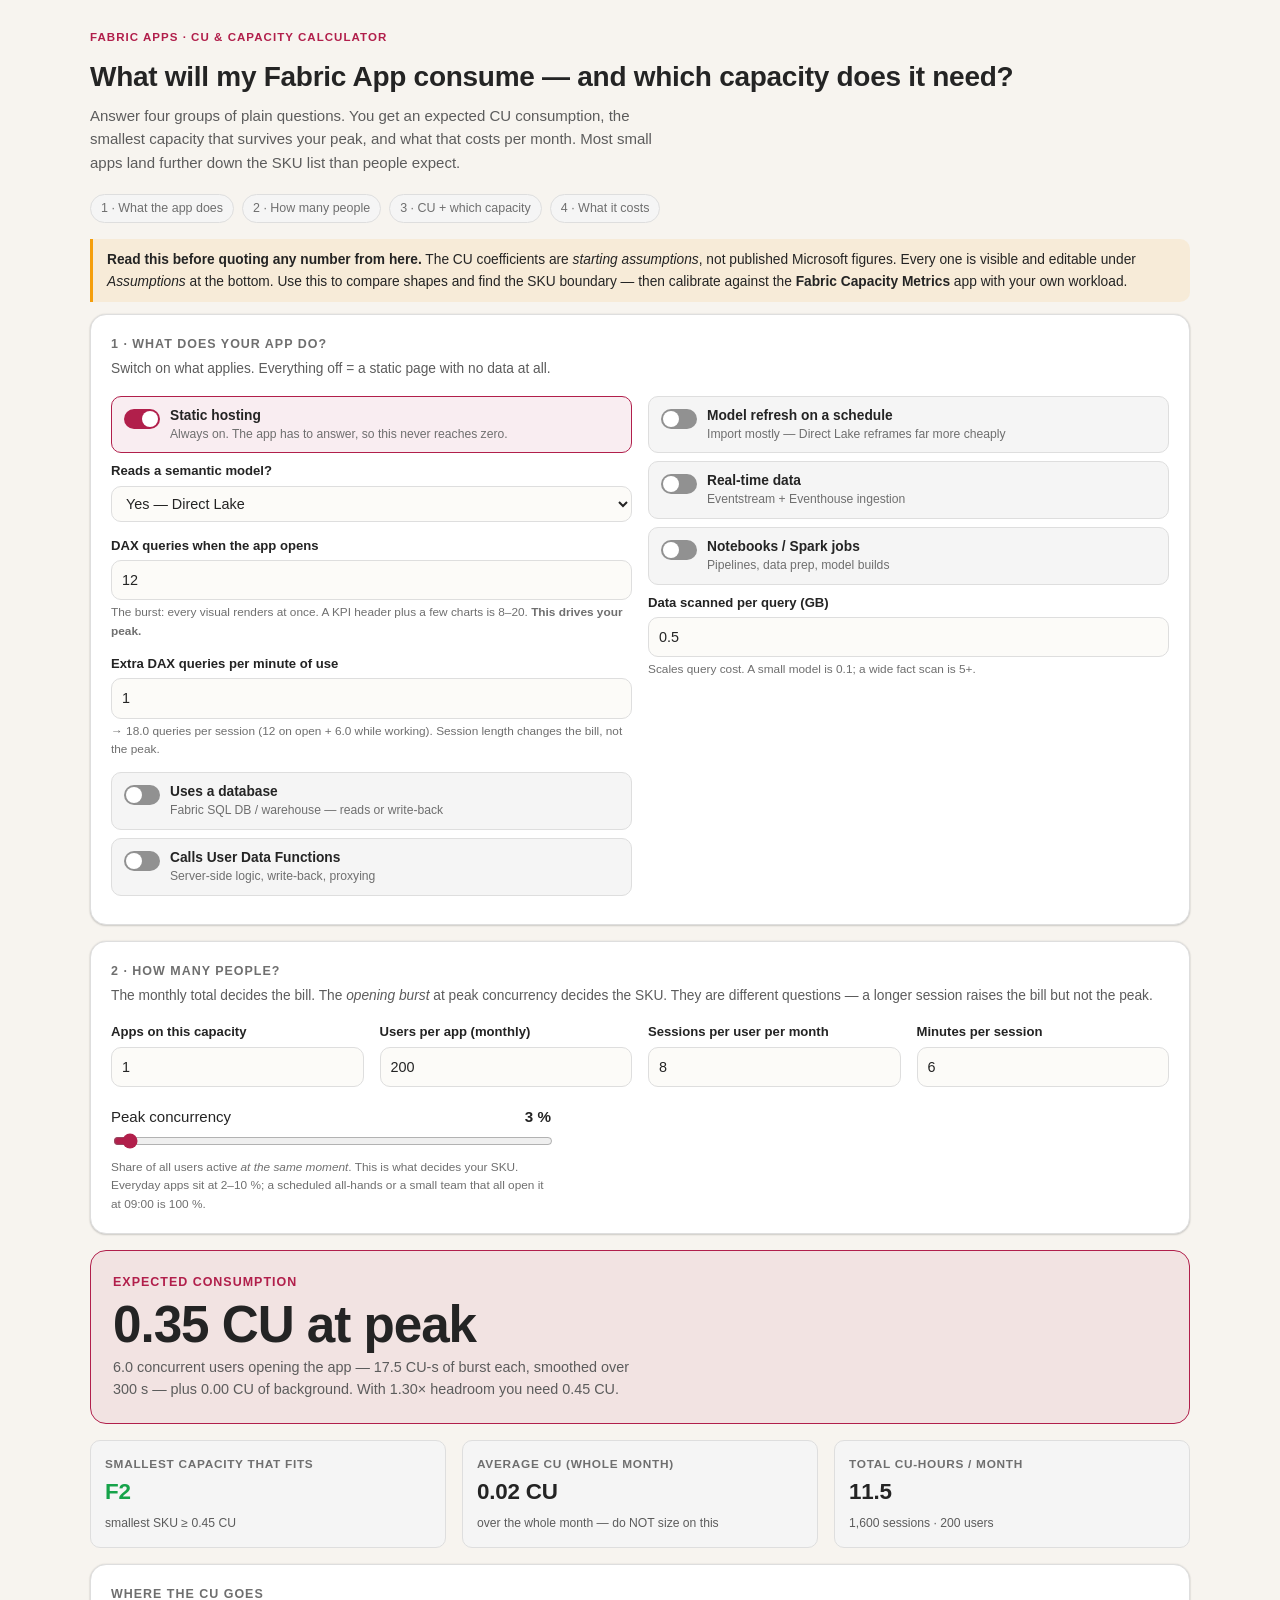
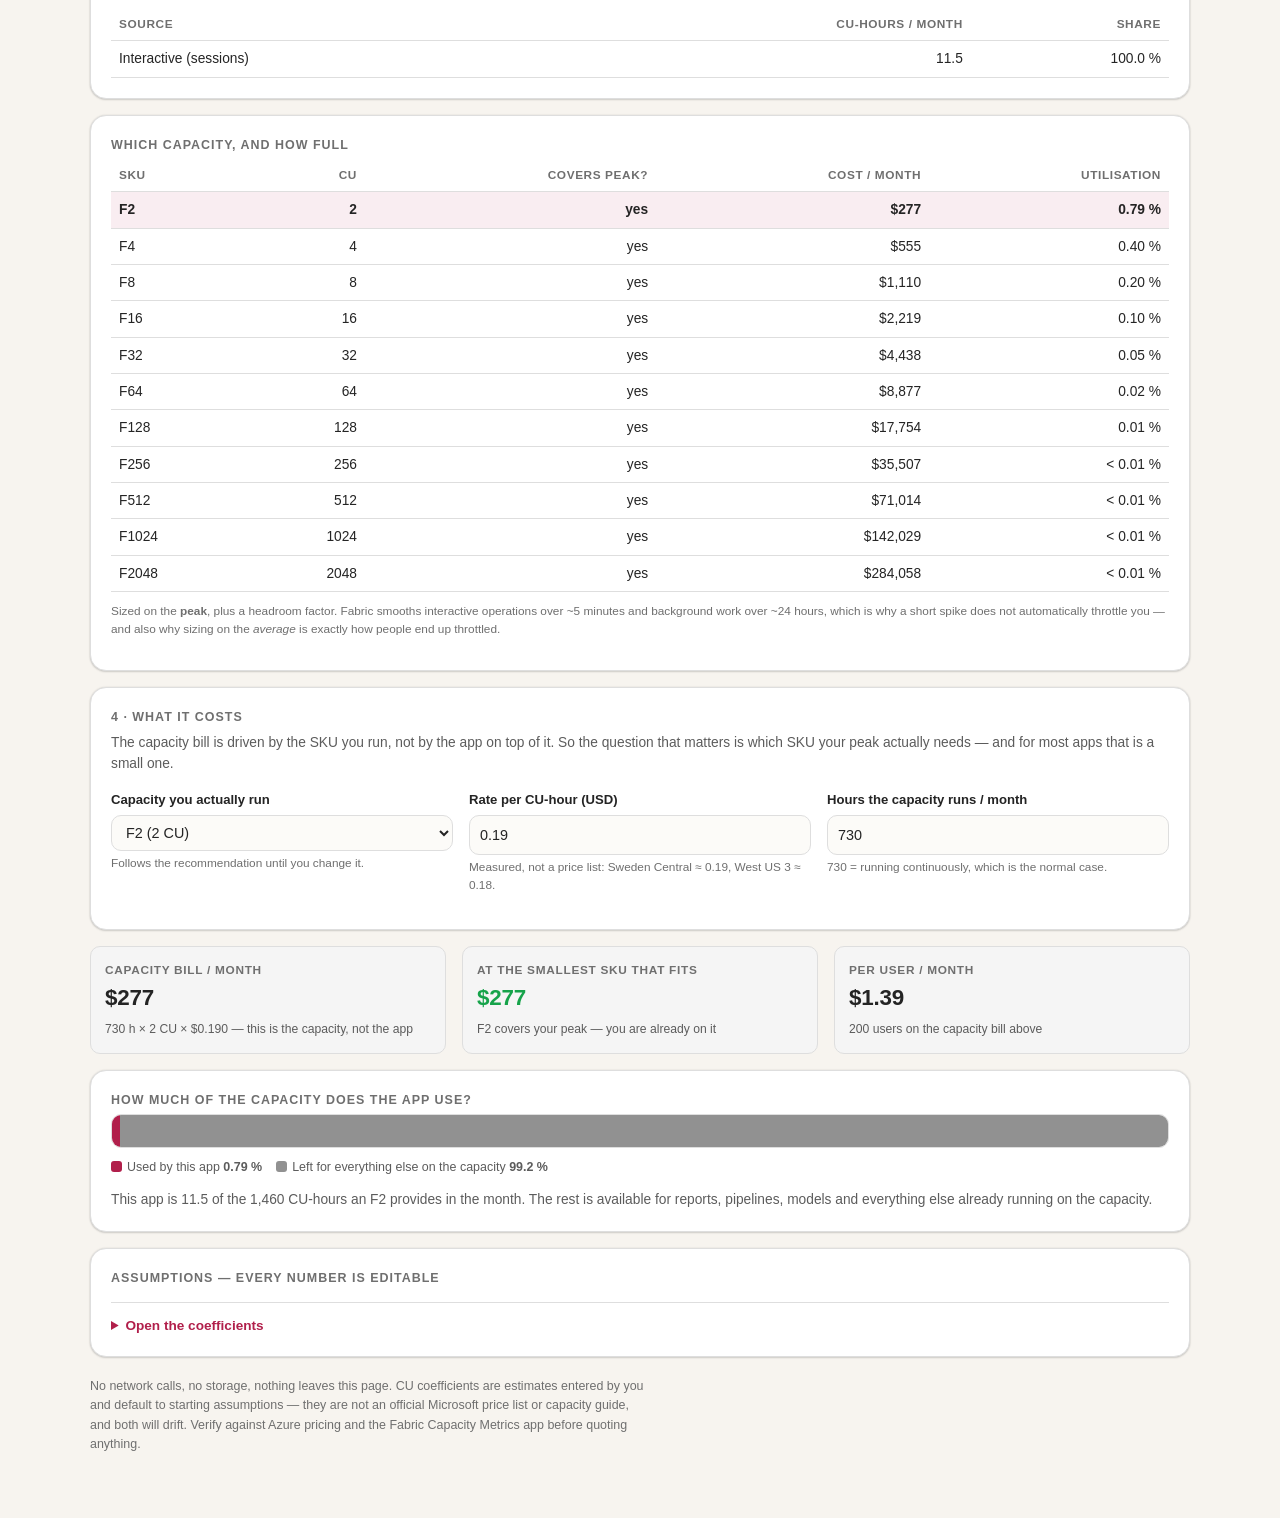
<file: docs/calculator/tool.html>
<!doctype html>
<html lang="en">
<head>
<meta charset="utf-8" />
<meta name="viewport" content="width=device-width, initial-scale=1" />
<title>Fabric App — CU &amp; Capacity Calculator</title>
<script>
  (() => {
    const param = new URLSearchParams(window.location.search).get("clawpilotTheme");
    const theme =
      param || (window.matchMedia("(prefers-color-scheme: dark)").matches ? "dark" : "light");
    document.documentElement.setAttribute("data-theme", theme);
  })();
</script>
<style>
:root {
  color-scheme: light;
  --cp-bg: #f7f4ef; --cp-bg-elevated: #fcfbf8; --cp-surface: #ffffff; --cp-surface-soft: #f5f5f5;
  --cp-border: #dedede; --cp-border-strong: #919191; --cp-text: #242424; --cp-text-muted: #5c5c5c;
  --cp-text-soft: #6f6f6f; --cp-accent: #b11f4b; --cp-accent-hover: #9a1a41;
  --cp-accent-soft: rgba(177, 31, 75, 0.08); --cp-accent-fg: #ffffff; --cp-success: #16a34a;
  --cp-danger: #dc2626; --cp-warning: #f59e0b; --cp-link: #0078d4;
  --cp-shadow: 0 18px 48px rgba(0, 0, 0, 0.12); --cp-overlay: rgba(255, 255, 255, 0.8);
  --cp-panel: rgba(255, 255, 255, 0.86); --cp-panel-strong: rgba(255, 255, 255, 0.96);
  --cp-sheen: rgba(255, 255, 255, 0.55); --cp-highlight: rgba(177, 31, 75, 0.12);
}
html[data-theme="dark"] {
  color-scheme: dark;
  --cp-bg: #3d3b3a; --cp-bg-elevated: #343231; --cp-surface: #292929; --cp-surface-soft: #2e2e2e;
  --cp-border: #474747; --cp-border-strong: #5f5f5f; --cp-text: #dedede; --cp-text-muted: #919191;
  --cp-text-soft: #b0b0b0; --cp-accent: #fd8ea1; --cp-accent-hover: #fb7b91;
  --cp-accent-soft: rgba(253, 142, 161, 0.14); --cp-accent-fg: #1a1a1a; --cp-success: #4ade80;
  --cp-danger: #f87171; --cp-warning: #fbbf24; --cp-link: #4da6ff;
  --cp-shadow: 0 18px 48px rgba(0, 0, 0, 0.32); --cp-overlay: rgba(41, 41, 41, 0.88);
  --cp-panel: rgba(41, 41, 41, 0.72); --cp-panel-strong: rgba(41, 41, 41, 0.96);
  --cp-sheen: rgba(255, 255, 255, 0.04); --cp-highlight: rgba(253, 142, 161, 0.12);
}
* { box-sizing: border-box; }
body {
  margin: 0; padding: 24px 16px 64px; background: var(--cp-bg); color: var(--cp-text);
  font-family: "Segoe UI", Aptos, Calibri, -apple-system, BlinkMacSystemFont, sans-serif;
  font-size: 15px; line-height: 1.55;
}
.wrap { max-width: 1100px; margin: 0 auto; }
header.hero { margin-bottom: 20px; }
header.hero h1 { font-size: 1.75rem; margin: 0 0 6px; letter-spacing: -0.01em; }
header.hero p { margin: 0; color: var(--cp-text-muted); max-width: 70ch; }
.kicker { display:inline-block; font-size:.72rem; letter-spacing:.09em; text-transform:uppercase;
  color: var(--cp-accent); font-weight:700; margin-bottom:8px; }

.card { background: var(--cp-surface); border: 1px solid var(--cp-border); border-radius: 16px;
  box-shadow: 0 0 2px rgba(0,0,0,.12), 0 1px 2px rgba(0,0,0,.14); padding: 20px; margin-bottom: 16px; }
.card > h2 { font-size:.78rem; text-transform:uppercase; letter-spacing:.08em;
  color: var(--cp-text-soft); margin: 0 0 4px; font-weight:700; }
.card > .lead { color: var(--cp-text-muted); font-size:.86rem; margin: 0 0 16px; }

.grid { display:grid; gap:16px; }
.cols-2 { grid-template-columns: repeat(auto-fit, minmax(300px,1fr)); }
.cols-3 { grid-template-columns: repeat(auto-fit, minmax(215px,1fr)); }
.cols-4 { grid-template-columns: repeat(auto-fit, minmax(165px,1fr)); }

.field { margin-bottom: 14px; }
.field:last-child { margin-bottom: 0; }
.field > label { display:block; font-size:.82rem; font-weight:600; margin-bottom:4px; }
.hint { display:block; font-size:.74rem; color: var(--cp-text-soft); font-weight:400; margin-top:3px; }
input[type=number], select { width:100%; padding:8px 10px; font:inherit; font-size:.9rem;
  color: var(--cp-text); background: var(--cp-bg-elevated); border:1px solid var(--cp-border);
  border-radius:.625rem; }
input[type=number]:focus, select:focus { outline:2px solid var(--cp-accent); outline-offset:1px; }
input[type=range] { width:100%; accent-color: var(--cp-accent); margin-top:4px; }
.rangerow { display:flex; align-items:baseline; justify-content:space-between; gap:8px; }
.rangeval { font-variant-numeric: tabular-nums; font-weight:700; font-size:.95rem; }

.tog { display:flex; align-items:flex-start; gap:10px; padding:10px 12px; cursor:pointer;
  border:1px solid var(--cp-border); border-radius:.625rem; background: var(--cp-surface-soft);
  margin-bottom:8px; }
.tog:hover { border-color: var(--cp-border-strong); }
.tog input { position:absolute; opacity:0; width:0; height:0; }
.tog .sw { flex:0 0 auto; width:36px; height:20px; border-radius:999px;
  background: var(--cp-border-strong); position:relative; transition:background .15s ease; margin-top:2px; }
.tog .sw::after { content:""; position:absolute; top:2px; left:2px; width:16px; height:16px;
  border-radius:50%; background:#fff; transition:transform .15s ease; }
.tog input:checked + .sw { background: var(--cp-accent); }
.tog input:checked + .sw::after { transform: translateX(16px); }
.tog input:focus-visible + .sw { outline:2px solid var(--cp-accent); outline-offset:2px; }
.tog .txt { font-size:.86rem; font-weight:600; line-height:1.3; }
.tog .txt small { display:block; font-weight:400; color: var(--cp-text-soft); font-size:.76rem; margin-top:2px; }
.tog[data-on="true"] { background: var(--cp-accent-soft); border-color: var(--cp-accent); }

.sub { margin: 6px 0 14px 22px; padding-left: 12px; border-left: 2px solid var(--cp-border); }
.sub[hidden] { display:none; }

.headline { border:1px solid var(--cp-accent); background: var(--cp-accent-soft);
  border-radius:16px; padding:22px; margin-bottom:16px; }
.headline .lbl { font-size:.78rem; text-transform:uppercase; letter-spacing:.08em;
  color: var(--cp-accent); font-weight:700; }
.headline .big { font-size: clamp(2rem,5.5vw,3.2rem); font-weight:800; line-height:1.05;
  font-variant-numeric: tabular-nums; margin:6px 0 4px; letter-spacing:-.02em; }
.headline .note { color: var(--cp-text-muted); font-size:.9rem; max-width:66ch; }

.stat { background: var(--cp-surface-soft); border:1px solid var(--cp-border);
  border-radius:.625rem; padding:14px; }
.stat .lbl { font-size:.74rem; color: var(--cp-text-soft); text-transform:uppercase;
  letter-spacing:.06em; font-weight:700; }
.stat .val { font-size:1.4rem; font-weight:800; font-variant-numeric:tabular-nums;
  margin-top:2px; letter-spacing:-.01em; }
.stat .note { font-size:.76rem; color: var(--cp-text-muted); margin-top:4px; }
.val.bad { color: var(--cp-danger); } .val.good { color: var(--cp-success); }

.bar { display:flex; height:34px; border-radius:.625rem; overflow:hidden;
  border:1px solid var(--cp-border); margin:4px 0 10px; }
.bar span { display:block; min-width:0; transition:width .18s ease; }
.bar .used { background: var(--cp-accent); }
.bar .idle { background: var(--cp-border-strong); }
.legend { display:flex; flex-wrap:wrap; gap:14px; font-size:.78rem; color: var(--cp-text-muted); }
.legend i { display:inline-block; width:11px; height:11px; border-radius:3px; margin-right:5px;
  vertical-align:-1px; }
.legend .used { background: var(--cp-accent); }
.legend .idle { background: var(--cp-border-strong); }

table { width:100%; border-collapse:collapse; font-size:.86rem; }
th, td { text-align:left; padding:7px 8px; border-bottom:1px solid var(--cp-border); }
th { font-size:.74rem; text-transform:uppercase; letter-spacing:.05em; color: var(--cp-text-soft); }
td.num, th.num { text-align:right; font-variant-numeric:tabular-nums; }
tr.fit td { background: var(--cp-accent-soft); font-weight:700; }
tr.toosmall td { color: var(--cp-text-soft); }

details { border-top:1px solid var(--cp-border); padding-top:12px; margin-top:14px; }
summary { cursor:pointer; font-weight:700; font-size:.85rem; color: var(--cp-accent); }
.formula { background: var(--cp-surface-soft); border:1px solid var(--cp-border);
  border-radius:.625rem; padding:10px 12px; margin:8px 0;
  font-family: Consolas,"Courier New",Courier,monospace; font-size:.8rem;
  overflow-x:auto; white-space:pre; }
.callout { border-left:3px solid var(--cp-accent); background: var(--cp-accent-soft);
  padding:10px 14px; border-radius:0 .625rem .625rem 0; margin:12px 0; font-size:.86rem; }
.callout.warn { border-left-color: var(--cp-warning); background: rgba(245,158,11,.10); }
footer.note { color: var(--cp-text-soft); font-size:.78rem; margin-top:20px; max-width:80ch; }
a { color: var(--cp-link); }
.steps { display:flex; gap:8px; flex-wrap:wrap; margin-bottom:16px; font-size:.78rem;
  color: var(--cp-text-soft); }
.steps span { padding:4px 10px; border:1px solid var(--cp-border); border-radius:999px;
  background: var(--cp-surface-soft); }
</style>
</head>
<body>
<div class="wrap">

<header class="hero">
  <span class="kicker">Fabric Apps · CU &amp; Capacity Calculator</span>
  <h1>What will my Fabric App consume — and which capacity does it need?</h1>
  <p>
    Answer four groups of plain questions. You get an expected CU consumption, the smallest capacity
    that survives your peak, and what that costs per month. Most small apps land further down the SKU
    list than people expect.
  </p>
</header>

<div class="steps">
  <span>1 · What the app does</span><span>2 · How many people</span>
  <span>3 · CU + which capacity</span><span>4 · What it costs</span>
</div>

<div class="callout warn">
  <strong>Read this before quoting any number from here.</strong> The CU coefficients are
  <em>starting assumptions</em>, not published Microsoft figures. Every one is visible and editable
  under <em>Assumptions</em> at the bottom. Use this to compare shapes and find the SKU boundary —
  then calibrate against the <strong>Fabric Capacity Metrics</strong> app with your own workload.
</div>

<!-- ================= STEP 1 ================= -->
<div class="card">
  <h2>1 · What does your app do?</h2>
  <p class="lead">Switch on what applies. Everything off = a static page with no data at all.</p>

  <div class="grid cols-2">
    <div>
      <label class="tog" data-on="true">
        <input type="checkbox" id="tStatic" checked disabled /><span class="sw"></span>
        <span class="txt">Static hosting<small>Always on. The app has to answer, so this never reaches zero.</small></span>
      </label>

      <div class="field">
        <label for="modelKind">Reads a semantic model?</label>
        <select id="modelKind">
          <option value="none">No — no semantic model</option>
          <option value="directlake" selected>Yes — Direct Lake</option>
          <option value="import">Yes — Import</option>
          <option value="sqlep">Yes — SQL endpoint / DirectQuery</option>
        </select>
      </div>

      <div class="field">
        <label for="daxOpen">DAX queries when the app opens</label>
        <input type="number" id="daxOpen" min="0" step="1" value="12" />
        <span class="hint">The burst: every visual renders at once. A KPI header plus a few charts is 8–20. <strong>This drives your peak.</strong></span>
      </div>

      <div class="field">
        <label for="daxPerMin">Extra DAX queries per minute of use</label>
        <input type="number" id="daxPerMin" min="0" step="0.5" value="1" />
        <span class="hint" id="daxDerived"></span>
      </div>

      <label class="tog" data-on="false">
        <input type="checkbox" id="tDb" /><span class="sw"></span>
        <span class="txt">Uses a database<small>Fabric SQL DB / warehouse — reads or write-back</small></span>
      </label>
      <div class="sub" id="subDb" hidden>
        <div class="field">
          <label for="dbq">Database queries per session</label>
          <input type="number" id="dbq" min="0" step="1" value="6" />
        </div>
      </div>

      <label class="tog" data-on="false">
        <input type="checkbox" id="tUdf" /><span class="sw"></span>
        <span class="txt">Calls User Data Functions<small>Server-side logic, write-back, proxying</small></span>
      </label>
      <div class="sub" id="subUdf" hidden>
        <div class="field">
          <label for="udf">UDF calls per session</label>
          <input type="number" id="udf" min="0" step="1" value="4" />
        </div>
      </div>
    </div>

    <div>
      <label class="tog" data-on="false">
        <input type="checkbox" id="tRefresh" /><span class="sw"></span>
        <span class="txt">Model refresh on a schedule<small>Import mostly — Direct Lake reframes far more cheaply</small></span>
      </label>
      <div class="sub" id="subRefresh" hidden>
        <div class="field">
          <label for="refreshEvery">How often</label>
          <select id="refreshEvery">
            <option value="1">Daily</option>
            <option value="4">Every 6 hours</option>
            <option value="24" selected>Hourly</option>
            <option value="96">Every 15 minutes</option>
          </select>
        </div>
      </div>

      <label class="tog" data-on="false">
        <input type="checkbox" id="tRt" /><span class="sw"></span>
        <span class="txt">Real-time data<small>Eventstream + Eventhouse ingestion</small></span>
      </label>
      <div class="sub" id="subRt" hidden>
        <div class="field">
          <label for="eps">Events per second</label>
          <input type="number" id="eps" min="0" step="10" value="100" />
          <span class="hint">⚠️ An Eventhouse also draws a baseline just by existing — see Assumptions.</span>
        </div>
      </div>

      <label class="tog" data-on="false">
        <input type="checkbox" id="tSpark" /><span class="sw"></span>
        <span class="txt">Notebooks / Spark jobs<small>Pipelines, data prep, model builds</small></span>
      </label>
      <div class="sub" id="subSpark" hidden>
        <div class="grid cols-2">
          <div class="field">
            <label for="sparkRuns">Runs per day</label>
            <input type="number" id="sparkRuns" min="0" step="1" value="4" />
          </div>
          <div class="field">
            <label for="sparkMin">Minutes per run</label>
            <input type="number" id="sparkMin" min="0" step="1" value="10" />
          </div>
        </div>
      </div>

      <div class="field">
        <label for="gb">Data scanned per query (GB)</label>
        <input type="number" id="gb" min="0" step="0.1" value="0.5" />
        <span class="hint">Scales query cost. A small model is 0.1; a wide fact scan is 5+.</span>
      </div>
    </div>
  </div>
</div>

<!-- ================= STEP 2 ================= -->
<div class="card">
  <h2>2 · How many people?</h2>
  <p class="lead">The monthly total decides the bill. The <em>opening burst</em> at peak concurrency decides the SKU. They are different questions — a longer session raises the bill but not the peak.</p>
  <div class="grid cols-4">
    <div class="field">
      <label for="apps">Apps on this capacity</label>
      <input type="number" id="apps" min="1" step="1" value="1" />
    </div>
    <div class="field">
      <label for="users">Users per app (monthly)</label>
      <input type="number" id="users" min="0" step="10" value="200" />
    </div>
    <div class="field">
      <label for="sessPerUser">Sessions per user per month</label>
      <input type="number" id="sessPerUser" min="0" step="1" value="8" />
    </div>
    <div class="field">
      <label for="sessMin">Minutes per session</label>
      <input type="number" id="sessMin" min="1" step="1" value="6" />
    </div>
  </div>
  <div class="field" style="max-width:440px;margin-top:4px">
    <div class="rangerow">
      <label for="peakPct" style="margin:0">Peak concurrency</label>
      <span class="rangeval" id="peakPctVal">3 %</span>
    </div>
    <input type="range" id="peakPct" min="1" max="100" step="1" value="3" />
    <span class="hint">Share of all users active <em>at the same moment</em>. This is what decides your SKU.
      Everyday apps sit at 2–10 %; a scheduled all-hands or a small team that all open it at 09:00 is 100 %.</span>
  </div>
</div>

<!-- ================= STEP 3 ================= -->
<div class="headline">
  <div class="lbl">Expected consumption</div>
  <div class="big" id="outPeak">0 CU</div>
  <div class="note" id="outPeakNote"></div>
</div>

<div class="grid cols-3" style="margin-bottom:16px">
  <div class="stat">
    <div class="lbl">Smallest capacity that fits</div>
    <div class="val good" id="outSku">F2</div>
    <div class="note" id="outSkuNote"></div>
  </div>
  <div class="stat">
    <div class="lbl">Average CU (whole month)</div>
    <div class="val" id="outAvg">0</div>
    <div class="note" id="outAvgNote"></div>
  </div>
  <div class="stat">
    <div class="lbl">Total CU-hours / month</div>
    <div class="val" id="outCuh">0</div>
    <div class="note" id="outCuhNote"></div>
  </div>
</div>

<div class="card">
  <h2>Where the CU goes</h2>
  <table>
    <thead><tr><th>Source</th><th class="num">CU-hours / month</th><th class="num">Share</th></tr></thead>
    <tbody id="breakdown"></tbody>
  </table>
</div>

<div class="card">
  <h2>Which capacity, and how full</h2>
  <table>
    <thead><tr><th>SKU</th><th class="num">CU</th><th class="num">Covers peak?</th><th class="num">Cost / month</th><th class="num">Utilisation</th></tr></thead>
    <tbody id="skuBody"></tbody>
  </table>
  <p class="hint" style="margin-top:10px">
    Sized on the <strong>peak</strong>, plus a headroom factor. Fabric smooths interactive operations
    over ~5 minutes and background work over ~24 hours, which is why a short spike does not
    automatically throttle you — and also why sizing on the <em>average</em> is exactly how people
    end up throttled.
  </p>
</div>

<!-- ================= STEP 4 ================= -->
<div class="card">
  <h2>4 · What it costs</h2>
  <p class="lead">
    The capacity bill is driven by the SKU you run, not by the app on top of it. So the question that
    matters is which SKU your peak actually needs — and for most apps that is a small one.
  </p>

  <div class="grid cols-3">
    <div class="field">
      <label for="sku">Capacity you actually run</label>
      <select id="sku"></select>
      <span class="hint">Follows the recommendation until you change it.</span>
    </div>
    <div class="field">
      <label for="rate">Rate per CU-hour (USD)</label>
      <input type="number" id="rate" step="0.001" min="0" value="0.19" />
      <span class="hint">Measured, not a price list: Sweden Central ≈ 0.19, West US 3 ≈ 0.18.</span>
    </div>
    <div class="field">
      <label for="hours">Hours the capacity runs / month</label>
      <input type="number" id="hours" step="1" min="1" value="730" />
      <span class="hint">730 = running continuously, which is the normal case.</span>
    </div>
  </div>
</div>

<div class="grid cols-3" style="margin-bottom:16px">
  <div class="stat">
    <div class="lbl">Capacity bill / month</div>
    <div class="val" id="outBill">$0</div>
    <div class="note" id="outBillNote"></div>
  </div>
  <div class="stat">
    <div class="lbl">At the smallest SKU that fits</div>
    <div class="val good" id="outFitCost">$0</div>
    <div class="note" id="outFitCostNote"></div>
  </div>
  <div class="stat">
    <div class="lbl">Per user / month</div>
    <div class="val" id="outPerUser">$0</div>
    <div class="note" id="outPerUserNote"></div>
  </div>
</div>

<div class="card">
  <h2>How much of the capacity does the app use?</h2>
  <div class="bar">
    <span class="used" id="segUsed"></span><span class="idle" id="segIdle"></span>
  </div>
  <div class="legend">
    <span><i class="used"></i>Used by this app <strong id="legUsed"></strong></span>
    <span><i class="idle"></i>Left for everything else on the capacity <strong id="legIdle"></strong></span>
  </div>
  <p style="font-size:.86rem;color:var(--cp-text-muted);margin:12px 0 0" id="barNote"></p>
</div>

<!-- ================= ASSUMPTIONS ================= -->
<div class="card">
  <h2>Assumptions — every number is editable</h2>
  <details>
    <summary>Open the coefficients</summary>
    <p class="hint" style="margin:10px 0">
      These convert "an operation" into CU-seconds. They are starting estimates. Replace them with
      figures from the Fabric Capacity Metrics app and this becomes a real model of <em>your</em> tenant.
    </p>
    <div class="grid cols-4">
      <div class="field"><label for="cStatic">Static page load</label><input type="number" id="cStatic" step="0.1" min="0" value="0.5" /><span class="hint">CU-s per session</span></div>
      <div class="field"><label for="cDl">DAX — Direct Lake</label><input type="number" id="cDl" step="0.1" min="0" value="2" /><span class="hint">CU-s per query @1 GB</span></div>
      <div class="field"><label for="cIm">DAX — Import</label><input type="number" id="cIm" step="0.1" min="0" value="1.5" /><span class="hint">CU-s per query @1 GB</span></div>
      <div class="field"><label for="cSql">DAX — SQL endpoint</label><input type="number" id="cSql" step="0.1" min="0" value="3.5" /><span class="hint">CU-s per query @1 GB</span></div>
      <div class="field"><label for="cDb">Database query</label><input type="number" id="cDb" step="0.1" min="0" value="1.5" /><span class="hint">CU-s per query</span></div>
      <div class="field"><label for="cUdf">UDF invoke</label><input type="number" id="cUdf" step="0.1" min="0" value="1" /><span class="hint">CU-s per call</span></div>
      <div class="field"><label for="cRefresh">Model refresh</label><input type="number" id="cRefresh" step="1" min="0" value="60" /><span class="hint">CU-s per GB refreshed</span></div>
      <div class="field"><label for="cModelGb">Model size (GB)</label><input type="number" id="cModelGb" step="0.5" min="0" value="2" /><span class="hint">used by refresh</span></div>
      <div class="field"><label for="cEvents">Ingestion</label><input type="number" id="cEvents" step="0.1" min="0" value="4" /><span class="hint">CU-s per 1,000 events</span></div>
      <div class="field"><label for="cEhBase">Eventhouse baseline</label><input type="number" id="cEhBase" step="0.1" min="0" value="1" /><span class="hint">CU held continuously</span></div>
      <div class="field"><label for="cSpark">Spark</label><input type="number" id="cSpark" step="1" min="0" value="120" /><span class="hint">CU-s per job-minute</span></div>
      <div class="field"><label for="cGbExp">Data-volume scaling</label><input type="number" id="cGbExp" step="0.05" min="0" max="1" value="0.5" /><span class="hint">exponent · 0 = flat, 1 = linear</span></div>
      <div class="field"><label for="cHead">Peak headroom</label><input type="number" id="cHead" step="0.05" min="1" value="1.3" /><span class="hint">× before choosing a SKU</span></div>
      <div class="field"><label for="cSmooth">Interactive smoothing window</label><input type="number" id="cSmooth" step="10" min="1" value="300" /><span class="hint">seconds · Fabric spreads interactive ops over ~5 min</span></div>
      <div class="field"><label for="cResv">Reservation discount</label><input type="number" id="cResv" step="1" min="0" max="60" value="0" /><span class="hint">% · 0 = pay-as-you-go</span></div>
    </div>
    <div class="formula" id="formulas"></div>
  </details>
</div>

<footer class="note">
  No network calls, no storage, nothing leaves this page. CU coefficients are estimates entered by
  you and default to starting assumptions — they are not an official Microsoft price list or capacity
  guide, and both will drift. Verify against Azure pricing and the Fabric Capacity Metrics app before
  quoting anything.
</footer>

</div>

<script>
(() => {
  "use strict";
  const SKUS = [2,4,8,16,32,64,128,256,512,1024,2048];
  const $ = (id) => document.getElementById(id);
  const n = (id) => Number($(id).value) || 0;

  const usd = (v, dp) => {
    const d = dp === undefined ? (Math.abs(v) >= 100 ? 0 : 2) : dp;
    return "$" + v.toLocaleString("en-US", { minimumFractionDigits: d, maximumFractionDigits: d });
  };
  const num = (v, dp) => v.toLocaleString("en-US", {
    minimumFractionDigits: dp === undefined ? 0 : dp,
    maximumFractionDigits: dp === undefined ? 0 : dp });
  const pct = (v, dp) => num(v, dp === undefined ? 1 : dp) + " %";

  SKUS.forEach((cu) => {
    const o = document.createElement("option");
    o.value = String(cu); o.textContent = "F" + cu + "  (" + cu + " CU)";
    $("sku").appendChild(o);
  });
  let skuTouched = false;
  $("sku").addEventListener("change", () => { skuTouched = true; });

  [["tDb","subDb"],["tUdf","subUdf"],["tRefresh","subRefresh"],["tRt","subRt"],["tSpark","subSpark"]]
    .forEach(([t, s]) => {
      $(t).addEventListener("change", () => {
        const on = $(t).checked;
        $(s).hidden = !on;
        $(t).closest(".tog").dataset.on = String(on);
      });
    });

  function daxRate(kind) {
    if (kind === "import") return n("cIm");
    if (kind === "sqlep") return n("cSql");
    if (kind === "directlake") return n("cDl");
    return 0;
  }

  function model() {
    const kind = $("modelKind").value;
    const gb = Math.max(0, n("gb"));
    const gbFactor = Math.pow(Math.max(gb, 0.0001), Math.min(Math.max(n("cGbExp"), 0), 1));
    const hours = Math.max(1, n("hours"));
    const secMonth = hours * 3600;
    const rateDax = kind === "none" ? 0 : daxRate(kind);
    const sessMin = Math.max(1, n("sessMin"));

    // queries: an opening burst, then a rate while the user works
    const qOpen = n("daxOpen");
    const qTotal = qOpen + n("daxPerMin") * sessMin;

    const cuDb  = $("tDb").checked  ? n("dbq") * n("cDb") * gbFactor : 0;
    const cuUdf = $("tUdf").checked ? n("udf") * n("cUdf") : 0;

    // whole session -> drives the monthly bill
    const perSession = n("cStatic") + qTotal * rateDax * gbFactor + cuDb + cuUdf;
    // the opening burst -> drives the peak (db/udf calls fire on open too)
    const burstCUs = n("cStatic") + qOpen * rateDax * gbFactor + cuDb + cuUdf;

    const apps = Math.max(1, n("apps"));
    const totalUsers = apps * n("users");
    const sessionsMonth = totalUsers * n("sessPerUser");
    const interactiveCUs = sessionsMonth * perSession;

    const concurrent = totalUsers * (n("peakPct") / 100);
    // Fabric smooths interactive operations over ~5 minutes, so the burst is spread over that window
    const smooth = Math.max(1, n("cSmooth"));
    const peakInteractiveCU = concurrent * burstCUs / smooth;

    const refreshes = $("tRefresh").checked ? Number($("refreshEvery").value) * 30 : 0;
    const refreshCUs = refreshes * n("cRefresh") * n("cModelGb");

    const rtOn = $("tRt").checked;
    const ingestCUs = rtOn ? (n("eps") * secMonth / 1000) * n("cEvents") : 0;
    const ehBaseCUs = rtOn ? n("cEhBase") * secMonth : 0;
    const sparkCUs = $("tSpark").checked ? n("sparkRuns") * 30 * n("sparkMin") * n("cSpark") : 0;

    const backgroundCUs = refreshCUs + ingestCUs + ehBaseCUs + sparkCUs;
    const totalCUs = interactiveCUs + backgroundCUs;
    const backgroundAvgCU = backgroundCUs / secMonth;
    const peakCU = peakInteractiveCU + backgroundAvgCU;
    const needed = peakCU * Math.max(1, n("cHead"));

    return {
      perSession, burstCUs, qOpen, qTotal, sessionsMonth, concurrent, totalUsers,
      interactiveCUs, backgroundCUs, smooth,
      totalCUs, totalCUh: totalCUs / 3600, avgCU: totalCUs / secMonth,
      peakInteractiveCU, backgroundAvgCU, peakCU, needed, sessMin,
      fitSku: SKUS.find((c) => c >= needed) || SKUS[SKUS.length - 1],
      parts: [
        ["Interactive (sessions)", interactiveCUs],
        ["Model refresh", refreshCUs],
        ["Real-time ingestion", ingestCUs],
        ["Eventhouse baseline", ehBaseCUs],
        ["Notebooks / Spark", sparkCUs]
      ]
    };
  }

  function render() {
    const m = model();

    $("peakPctVal").textContent = n("peakPct") + " %";

    if (!skuTouched) $("sku").value = String(m.fitSku);

    $("outPeak").textContent = num(m.peakCU, m.peakCU < 10 ? 2 : 1) + " CU at peak";
    $("outPeakNote").textContent =
      num(m.concurrent, 1) + " concurrent users opening the app — " + num(m.burstCUs, 1) +
      " CU-s of burst each, smoothed over " + num(m.smooth) + " s — plus " +
      num(m.backgroundAvgCU, 2) + " CU of background. With " + num(n("cHead"), 2) +
      "× headroom you need " + num(m.needed, 2) + " CU.";

    $("daxDerived").textContent =
      "→ " + num(m.qTotal, 1) + " queries per session (" + num(m.qOpen) + " on open + " +
      num(n("daxPerMin") * m.sessMin, 1) + " while working). Session length changes the bill, not the peak.";

    $("outSku").textContent = "F" + m.fitSku;
    $("outSkuNote").textContent = "smallest SKU ≥ " + num(m.needed, 2) + " CU";
    $("outAvg").textContent = num(m.avgCU, m.avgCU < 10 ? 2 : 1) + " CU";
    $("outAvgNote").textContent = "over the whole month — do NOT size on this";
    $("outCuh").textContent = num(m.totalCUh, 1);
    $("outCuhNote").textContent = num(m.sessionsMonth) + " sessions · " + num(m.totalUsers) + " users";

    const body = $("breakdown"); body.textContent = "";
    const total = m.totalCUs || 1;
    m.parts.filter((p) => p[1] > 0).sort((a, b) => b[1] - a[1]).forEach(([label, cus]) => {
      const tr = document.createElement("tr");
      [label, num(cus / 3600, 1), pct(cus / total * 100)].forEach((t, i) => {
        const td = document.createElement("td");
        if (i > 0) td.className = "num";
        td.textContent = t; tr.appendChild(td);
      });
      body.appendChild(tr);
    });
    if (!body.children.length) {
      const tr = document.createElement("tr"), td = document.createElement("td");
      td.colSpan = 3; td.textContent = "Nothing switched on yet.";
      tr.appendChild(td); body.appendChild(tr);
    }

    const cu = Number($("sku").value);
    const rate = Math.max(0, n("rate")) * (1 - Math.min(60, Math.max(0, n("cResv"))) / 100);
    const hours = Math.max(1, n("hours"));
    const activeHours = hours;
    const bill = activeHours * cu * rate;
    const fitCost = activeHours * m.fitSku * rate;
    const availableCUh = cu * activeHours;
    const perUser = m.totalUsers > 0 ? bill / m.totalUsers : 0;

    $("outBill").textContent = usd(bill);
    $("outBillNote").textContent = num(activeHours) + " h × " + cu + " CU × " + usd(rate, 3) +
      " — this is the capacity, not the app";
    $("outFitCost").textContent = usd(fitCost);
    $("outFitCostNote").textContent = cu === m.fitSku
      ? "F" + m.fitSku + " covers your peak \u2014 you are already on it"
      : "F" + m.fitSku + " covers your peak \u2014 " + usd(Math.max(0, bill - fitCost)) + " less per month";
    $("outPerUser").textContent = usd(perUser, perUser < 1 ? 3 : 2);
    $("outPerUserNote").textContent = num(m.totalUsers) + " users on the capacity bill above";

    const usedCUh = Math.min(m.totalCUh, availableCUh);
    const wUsedReal = availableCUh > 0 ? usedCUh / availableCUh * 100 : 0;
    const wUsed = Math.max(wUsedReal, usedCUh > 0 ? 0.4 : 0);
    $("segUsed").style.width = wUsed + "%";
    $("segIdle").style.width = Math.max(0, 100 - wUsed) + "%";
    $("legUsed").textContent = wUsedReal > 0 && wUsedReal < 0.01 ? "< 0.01 %" : pct(wUsedReal, wUsedReal < 1 ? 2 : 1);
    $("legIdle").textContent = pct(availableCUh > 0 ? (availableCUh - usedCUh) / availableCUh * 100 : 0);
    $("barNote").textContent =
      "This app is " + num(m.totalCUh, 1) + " of the " + num(availableCUh) +
      " CU-hours an F" + cu + " provides in the month. The rest is available for reports, pipelines, " +
      "models and everything else already running on the capacity.";

    const sb = $("skuBody"); sb.textContent = "";
    let firstFit = true;
    SKUS.forEach((c) => {
      const fits = c >= m.needed;
      const cost = activeHours * c * rate;
      const util = c * activeHours > 0 ? m.totalCUh / (c * activeHours) * 100 : 0;
      const tr = document.createElement("tr");
      if (fits && firstFit) { tr.className = "fit"; firstFit = false; }
      else if (!fits) tr.className = "toosmall";
      ["F" + c, String(c), fits ? "yes" : "throttles", usd(cost),
       util < 0.01 && util > 0 ? "< 0.01 %" : pct(util, util < 1 ? 2 : 1)]
        .forEach((t, i) => {
          const td = document.createElement("td");
          if (i > 0) td.className = "num";
          td.textContent = t; tr.appendChild(td);
        });
      sb.appendChild(tr);
    });

    $("formulas").textContent = [
      "queries/session  = open burst + rate x minutes = " + num(m.qOpen) + " + " +
        num(n("daxPerMin"), 1) + " x " + num(m.sessMin) + " = " + num(m.qTotal, 1),
      "",
      "per session      = static + queries x rate x GB^e + database + udf",
      "                 = " + num(m.perSession, 2) + " CU-seconds   (drives the BILL)",
      "opening burst    = static + open-queries x rate x GB^e + database + udf",
      "                 = " + num(m.burstCUs, 2) + " CU-seconds   (drives the PEAK)",
      "",
      "peak CU          = concurrent x burst / smoothing-window  +  background average",
      "                 = " + num(m.concurrent, 1) + " x " + num(m.burstCUs, 2) + " / " +
        num(m.smooth) + "  +  " + num(m.backgroundAvgCU, 2) + "  =  " + num(m.peakCU, 2) + " CU",
      "",
      "SKU needed       = peak x headroom = " + num(m.peakCU, 2) + " x " + num(n("cHead"), 2) +
        " = " + num(m.needed, 2) + " CU   ->   F" + m.fitSku,
      "",
      "capacity-hours   = CU-seconds / 3600 = " + num(m.totalCUh, 1) + " CU-hours",
      "average CU       = CU-seconds / seconds in month = " + num(m.avgCU, 2) + " CU",
      "",
      "bill             = hours x SKU CU x rate = " + usd(bill),
      "smallest fit     = hours x " + m.fitSku + " CU x rate = " + usd(fitCost) + "   (F" + m.fitSku + ")",
      "share of capacity = " + num(m.totalCUh, 1) + " / " + num(availableCUh) + " CU-hours"
    ].join("\n");
  }

  document.querySelectorAll("input, select").forEach((el) => {
    el.addEventListener("input", render);
    el.addEventListener("change", render);
  });
  render();
})();
</script>
</body>
</html>
</file>
<file: docs/assets/css/style.css>
/* Fabric App Learnings — field notes
   Layout after the Power BI Fixer site; navy accent. Hand-written, no build step. */

:root {
  /* Brand */
  --accent: #0B1D3A;
  --accent-dark: #060f1f;
  --accent-mid: #16355f;
  --accent-light: #eaf0f8;
  --accent-tint: #f4f7fb;

  /* Neutrals */
  --bg: #ffffff;
  --bg-alt: #fafafa;
  --bg-code: #0f1b2d;
  --text: #1a1a1a;
  --text-muted: #5b6470;
  --border: #e5e5e5;
  --border-strong: #c0c7d4;

  /* Status */
  --success: #16a34a;
  --info: #2563eb;
  --warning: #b45309;
  --warning-bg: #fff8ec;
  --danger: #b91c1c;
  --danger-bg: #fdf2f2;

  /* Type */
  --heading-font: 'Segoe UI', -apple-system, BlinkMacSystemFont, sans-serif;
  --body-font: 'Segoe UI', -apple-system, BlinkMacSystemFont, sans-serif;
  --code-font: 'Cascadia Code', 'Fira Code', Consolas, 'Courier New', monospace;

  /* Layout */
  --max-width: 1100px;
  --reading-width: 820px;
  --section-gap: 5rem;
  --radius: 10px;
  --shadow: 0 4px 24px rgba(11, 29, 58, 0.12);
  --shadow-sm: 0 1px 3px rgba(11, 29, 58, 0.08);
}

* { box-sizing: border-box; }

html { scroll-behavior: smooth; }

body {
  margin: 0;
  background: var(--bg);
  color: var(--text);
  font-family: var(--body-font);
  font-size: 16px;
  line-height: 1.65;
  -webkit-font-smoothing: antialiased;
}

.wrap { max-width: var(--max-width); margin: 0 auto; padding: 0 1.5rem; }
.reading { max-width: var(--reading-width); }

a { color: var(--accent); text-decoration: none; }
a:hover { text-decoration: underline; }

/* ---------- nav ---------- */
nav.top {
  position: sticky; top: 0; z-index: 50;
  height: 60px;
  background: rgba(255, 255, 255, 0.88);
  backdrop-filter: blur(10px);
  border-bottom: 1px solid var(--border);
}
nav.top .wrap { display: flex; align-items: center; height: 60px; gap: 1.5rem; }
nav.top .logo {
  font-weight: 800; font-size: 1.05rem; color: var(--accent);
  letter-spacing: -0.01em; white-space: nowrap;
}
nav.top .logo span { color: var(--text-muted); font-weight: 600; }
nav.top .links { margin-left: auto; display: flex; gap: 1.4rem; flex-wrap: wrap; }
nav.top .links a { color: var(--text-muted); font-size: 0.92rem; font-weight: 600; }
nav.top .links a:hover, nav.top .links a.active { color: var(--accent); text-decoration: none; }

/* ---------- hero ---------- */
.hero {
  background: linear-gradient(180deg, var(--accent-light) 0%, #ffffff 100%);
  padding: 5.5rem 0 4rem;
  border-bottom: 1px solid var(--border);
}
.hero h1 {
  font-family: var(--heading-font);
  font-size: 3rem; font-weight: 800; line-height: 1.1;
  letter-spacing: -0.02em; margin: 0 0 1rem;
  color: var(--accent);
}
.hero p.sub {
  font-size: 1.25rem; color: var(--text-muted);
  max-width: 60ch; margin: 0 0 1.75rem;
}
.hero.compact { padding: 3.25rem 0 2.5rem; }
.hero.compact h1 { font-size: 2.2rem; }
.hero.compact p.sub { font-size: 1.05rem; margin-bottom: 1rem; }

.btn-row { display: flex; gap: 0.75rem; flex-wrap: wrap; }
.btn {
  display: inline-block; padding: 0.75rem 1.5rem;
  border-radius: var(--radius); font-weight: 600; font-size: 0.95rem;
  border: 1px solid var(--accent); transition: all 0.15s ease;
}
.btn-primary { background: var(--accent); color: #fff; }
.btn-primary:hover { background: var(--accent-mid); text-decoration: none; }
.btn-outline { background: #fff; color: var(--accent); }
.btn-outline:hover { background: var(--accent-light); text-decoration: none; }

.badges { display: flex; gap: 0.5rem; flex-wrap: wrap; margin-top: 1.5rem; }
.badge {
  font-size: 0.78rem; font-weight: 600; padding: 0.25rem 0.7rem;
  border-radius: 999px; background: #fff;
  border: 1px solid var(--border-strong); color: var(--text-muted);
}
.badge.ok { border-color: var(--success); color: var(--success); }
.badge.warn { border-color: var(--warning); color: var(--warning); }

/* ---------- sections ---------- */
section { padding: var(--section-gap) 0; }
section.alt { background: var(--bg-alt); border-top: 1px solid var(--border); border-bottom: 1px solid var(--border); }
section > .wrap > h2 {
  font-size: 2.2rem; font-weight: 800; letter-spacing: -0.015em;
  margin: 0 0 0.5rem; color: var(--accent);
}
section > .wrap > p.lead { color: var(--text-muted); font-size: 1.05rem; max-width: 65ch; margin: 0 0 2.5rem; }

/* ---------- cards ---------- */
.grid { display: grid; gap: 1.5rem; }
.grid.c3 { grid-template-columns: repeat(auto-fit, minmax(290px, 1fr)); }
.grid.c2 { grid-template-columns: repeat(auto-fit, minmax(340px, 1fr)); }

.card {
  background: #fff; border: 1px solid var(--border);
  border-radius: var(--radius); padding: 1.5rem;
  transition: transform 0.15s ease, box-shadow 0.15s ease, border-color 0.15s ease;
}
.card:hover { transform: translateY(-2px); box-shadow: var(--shadow); border-color: var(--border-strong); }
.card .kicker {
  font-size: 0.72rem; text-transform: uppercase; letter-spacing: 0.09em;
  font-weight: 700; color: var(--text-muted); margin-bottom: 0.5rem;
}
.card h3 { margin: 0 0 0.6rem; font-size: 1.2rem; font-weight: 700; color: var(--accent); }
.card p { margin: 0 0 1rem; color: var(--text-muted); font-size: 0.95rem; }
.card a.more { font-weight: 600; font-size: 0.92rem; }
a.card-link { display: block; color: inherit; }
a.card-link:hover { text-decoration: none; }

/* ---------- callouts ---------- */
.callout {
  border-left: 4px solid var(--accent);
  background: var(--accent-tint);
  padding: 1rem 1.25rem; border-radius: 0 var(--radius) var(--radius) 0;
  margin: 1.5rem 0;
}
.callout.warn { border-left-color: var(--warning); background: var(--warning-bg); }
.callout.danger { border-left-color: var(--danger); background: var(--danger-bg); }
.callout p:first-child { margin-top: 0; }
.callout p:last-child { margin-bottom: 0; }

/* the big one, for the calculator */
.disclaimer {
  border: 3px solid var(--danger);
  background: var(--danger-bg);
  border-radius: var(--radius);
  padding: 1.5rem 1.75rem;
  margin: 0 0 2rem;
}
.disclaimer .headline {
  font-size: 1.45rem; font-weight: 800; color: var(--danger);
  margin: 0 0 0.6rem; line-height: 1.25;
}
.disclaimer p { margin: 0.5rem 0 0; font-size: 1rem; color: #4a1010; }
.disclaimer strong { color: var(--danger); }

/* ---------- long-form article ---------- */
article { font-size: 1rem; }
article h2 {
  font-size: 1.6rem; font-weight: 800; color: var(--accent);
  margin: 2.75rem 0 0.9rem; padding-top: 0.5rem;
  border-top: 1px solid var(--border); letter-spacing: -0.01em;
}
article h2:first-child { border-top: none; margin-top: 0; padding-top: 0; }
article h3 { font-size: 1.2rem; font-weight: 700; margin: 2rem 0 0.6rem; color: var(--accent-mid); }
article h4 { font-size: 1.02rem; font-weight: 700; margin: 1.5rem 0 0.5rem; }
article p { margin: 0 0 1rem; }
article ul, article ol { margin: 0 0 1rem; padding-left: 1.4rem; }
article li { margin-bottom: 0.4rem; }
article blockquote {
  margin: 1.5rem 0; padding: 0.9rem 1.25rem;
  border-left: 4px solid var(--accent); background: var(--accent-tint);
  border-radius: 0 var(--radius) var(--radius) 0; color: var(--text);
}
article blockquote p:first-child { margin-top: 0; }
article blockquote p:last-child { margin-bottom: 0; }
article hr { border: none; border-top: 1px solid var(--border); margin: 2.5rem 0; }

/* ---------- code ---------- */
code {
  font-family: var(--code-font); font-size: 0.88em;
  background: var(--accent-light); color: var(--accent-dark);
  padding: 0.15em 0.4em; border-radius: 5px;
}
pre {
  background: var(--bg-code); color: #e6edf3;
  padding: 1.1rem 1.25rem; border-radius: var(--radius);
  overflow-x: auto; font-size: 0.86rem; line-height: 1.55;
  margin: 1.25rem 0;
}
pre code { background: none; color: inherit; padding: 0; font-size: inherit; }

/* ---------- tables ---------- */
table { width: 100%; border-collapse: collapse; margin: 1.5rem 0; font-size: 0.93rem; }
th, td { text-align: left; padding: 0.6rem 0.8rem; border-bottom: 1px solid var(--border); vertical-align: top; }
thead th { background: var(--accent); color: #fff; font-weight: 600; font-size: 0.85rem; }
thead th:first-child { border-top-left-radius: 8px; }
thead th:last-child { border-top-right-radius: 8px; }
tbody tr:nth-child(even) { background: var(--bg-alt); }

.table-scroll { overflow-x: auto; }

/* ---------- toc ---------- */
.toc {
  background: var(--bg-alt); border: 1px solid var(--border);
  border-radius: var(--radius); padding: 1.1rem 1.4rem; margin: 0 0 2.5rem;
}
.toc strong { display: block; font-size: 0.78rem; text-transform: uppercase; letter-spacing: 0.08em; color: var(--text-muted); margin-bottom: 0.5rem; }
.toc ul { margin: 0; padding-left: 1.1rem; }
.toc li { margin-bottom: 0.25rem; font-size: 0.93rem; }

/* ---------- calculator frame ---------- */
.calc-frame {
  width: 100%; height: 2600px; border: 1px solid var(--border);
  border-radius: var(--radius); background: #fff;
}

/* ---------- footer ---------- */
footer.site {
  border-top: 1px solid var(--border);
  padding: 2.5rem 0 3.5rem; margin-top: 2rem;
  color: var(--text-muted); font-size: 0.9rem;
}
footer.site .wrap > p { margin: 0.4rem 0; }
footer.site strong { color: var(--text); }

.notice-strip {
  background: var(--accent); color: #fff;
  font-size: 0.86rem; padding: 0.55rem 0; text-align: center;
}
.notice-strip a { color: #cfe0f7; text-decoration: underline; }

/* ---------- responsive ---------- */
@media (max-width: 768px) {
  .hero { padding: 3.5rem 0 2.5rem; }
  .hero h1 { font-size: 2rem; }
  .hero p.sub { font-size: 1rem; }
  section { padding: 3rem 0; }
  section > .wrap > h2 { font-size: 1.7rem; }
  nav.top .links { gap: 0.9rem; }
  nav.top .links a { font-size: 0.85rem; }
  .calc-frame { height: 3400px; }
}
</file>
